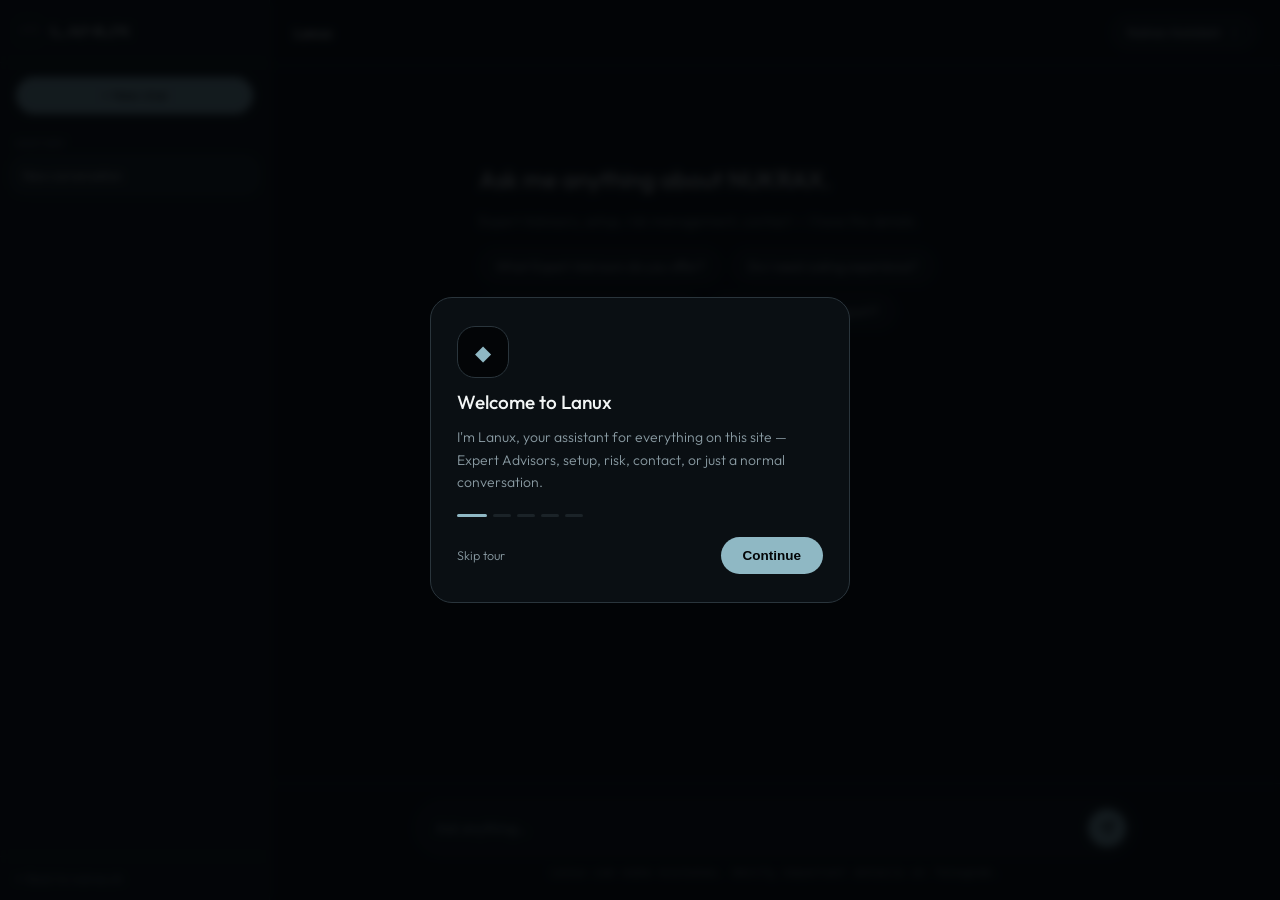
<file: chat.html>
<!DOCTYPE html>
<html lang="en">
<head>
<meta charset="UTF-8"/>
<meta name="viewport" content="width=device-width, initial-scale=1.0"/>
<title>Lanux — NUKRAX Chat</title>
<meta name="description" content="Chat with Lanux — ask about Expert Advisors, setup, risk, contact, or use it as a general assistant."/>
<link rel="icon" href="assets/logo.png" type="image/png"/>
<link rel="preconnect" href="https://fonts.googleapis.com"/>
<link rel="preconnect" href="https://fonts.gstatic.com" crossorigin/>
<link href="https://fonts.googleapis.com/css2?family=Space+Mono:wght@400;700&family=Outfit:wght@200;300;400;500;600&display=swap" rel="stylesheet"/>
<style>
@font-face{
  font-family:'NKX Display';
  src:url('assets/fonts/nukrax-display.woff2') format('woff2'),
      url('assets/fonts/nukrax-display.otf') format('opentype');
  font-weight:400; font-style:normal; font-display:swap;
}
:root{
  --black:#030507; --panel:#0A0F13; --line:#1B2328; --line-lit:#2A353C;
  --muted:#8A9BA3; --text:#D3DBDD; --white:#F2F5F5; --accent:#8FB8C4; --accent-dim:#46626B;
  --font-logo:'NKX Display','Outfit',sans-serif; --font-m:'Space Mono',monospace; --font-b:'Outfit',sans-serif;
  --ease:cubic-bezier(0.22,1,0.36,1); --ease-out:cubic-bezier(0.16,1,0.3,1);
}
*,*::before,*::after{box-sizing:border-box;margin:0;padding:0}
html,body{height:100vh; height:100dvh;}
body{
  background:var(--black); color:var(--text); font-family:var(--font-b); font-weight:300;
  overflow:hidden; -webkit-font-smoothing:antialiased;
}
a{color:inherit;text-decoration:none}
::-webkit-scrollbar{width:3px}
::-webkit-scrollbar-thumb{background:var(--line-lit);border-radius:2px}

.app{ display:flex; height:100vh; height:100dvh; }

/* ── Sidebar ── */
.sidebar{
  width:270px; flex-shrink:0; background:var(--panel); border-right:1px solid var(--line);
  display:flex; flex-direction:column; transition:transform .3s var(--ease);
}
.sidebar-head{ padding:18px 16px; border-bottom:1px solid var(--line); display:flex; align-items:center; gap:10px; }
.sidebar-close{ display:none; margin-left:auto; width:30px; height:30px; border-radius:50%; background:transparent; border:1px solid var(--line); color:var(--muted); cursor:pointer; align-items:center; justify-content:center; font-size:14px; }
.sidebar-close:hover{ color:var(--white); border-color:var(--line-lit); }
.sidebar-backdrop{ display:none; position:fixed; inset:0; background:rgba(0,0,0,0.55); z-index:99; opacity:0; pointer-events:none; transition:opacity .25s var(--ease); }
.sidebar-backdrop.open{ opacity:1; pointer-events:auto; }
.sidebar-logo-img{ width:26px; height:26px; border-radius:6px; border:1px solid var(--line); overflow:hidden; }
.sidebar-logo-img img{ width:100%; height:100%; object-fit:cover; }
.sidebar-logo-text{ font-family:var(--font-logo); font-size:14px; letter-spacing:.05em; text-transform:uppercase; color:var(--white); }
.new-chat-btn{
  margin:14px 16px 8px; padding:10px 12px; font-size:13px; font-weight:500; color:var(--black);
  background:var(--accent); border:1px solid var(--accent); border-radius:18px; cursor:pointer;
  display:flex; align-items:center; justify-content:center; gap:7px; transition:background .2s;
}
.new-chat-btn:hover{ background:var(--white); }
.history-label{ font-family:var(--font-m); font-size:9.5px; letter-spacing:.12em; text-transform:uppercase; color:var(--muted); padding:14px 16px 6px; }
.history-list{ flex:1; overflow-y:auto; padding:0 10px 10px; display:flex; flex-direction:column; gap:3px; }
.history-item{
  padding:10px 12px; border-radius:14px; cursor:pointer; font-size:12.5px; color:var(--text);
  display:flex; align-items:center; justify-content:space-between; gap:6px;
  transition:background .15s; border:1px solid transparent;
}
.history-item:hover{ background:rgba(143,184,196,0.06); }
.history-item.active{ background:rgba(143,184,196,0.09); border-color:var(--line-lit); color:var(--white); }
.history-item-title{ overflow:hidden; text-overflow:ellipsis; white-space:nowrap; flex:1; }
.history-item-del{ opacity:0; color:var(--muted); font-size:13px; flex-shrink:0; }
.history-item:hover .history-item-del{ opacity:1; }
.history-item-del:hover{ color:var(--white); }
.sidebar-foot{ padding:14px 16px; border-top:1px solid var(--line); }
.sidebar-back{ font-size:12px; color:var(--muted); display:flex; align-items:center; gap:6px; }
.sidebar-back:hover{ color:var(--white); }

/* ── Main ── */
.main{ flex:1; display:flex; flex-direction:column; min-width:0; }
.main-head{
  padding:16px 24px; border-bottom:1px solid var(--line); display:flex; align-items:center; justify-content:space-between;
  background:var(--black);
}
.main-head-left{ display:flex; align-items:center; gap:10px; }
.menu-toggle{ display:none; background:transparent; border:1px solid var(--line); color:var(--muted); width:32px; height:32px; border-radius:50%; cursor:pointer; }
.main-title{ font-size:14px; font-weight:500; color:var(--white); }
.main-mode{ font-family:var(--font-m); font-size:9.5px; letter-spacing:.1em; text-transform:uppercase; color:var(--muted); }
.mode-switch{ position:relative; }
.mode-btn{
  font-size:12.5px; color:var(--text); background:var(--panel); border:1px solid var(--line-lit);
  padding:8px 14px; border-radius:18px; cursor:pointer; display:flex; align-items:center; gap:8px;
}
.mode-btn:hover{ border-color:var(--accent); }
.mode-menu{
  position:absolute; top:100%; right:0; margin-top:6px; background:var(--panel); border:1px solid var(--line-lit);
  border-radius:16px; min-width:220px; opacity:0; transform:translateY(6px); pointer-events:none;
  transition:opacity .2s, transform .2s; z-index:20; overflow:hidden;
}
.mode-menu.open{ opacity:1; transform:translateY(0); pointer-events:auto; }
.mode-item{ padding:11px 13px; font-size:12.5px; cursor:pointer; border-bottom:1px solid var(--line); }
.mode-item:last-child{ border-bottom:none; }
.mode-item:hover{ background:rgba(143,184,196,0.07); }
.mode-item.active{ color:var(--accent); }
.mode-item-desc{ font-size:11px; color:var(--muted); margin-top:2px; }

.chat-scroll{ flex:1; overflow-y:auto; padding:26px 0 10px; position:relative; }
.chat-inner{ max-width:720px; margin:0 auto; padding:0 24px; display:flex; flex-direction:column; gap:20px; }

.msg{ max-width:80%; font-size:14.5px; line-height:1.65; animation:msgIn .32s var(--ease-out) both; }
@keyframes msgIn{ from{ opacity:0; transform:translateY(10px) scale(.98); } to{ opacity:1; transform:translateY(0) scale(1); } }
.msg-user{ align-self:flex-end; background:var(--accent); padding:12px 17px; border-radius:20px 20px 4px 20px; color:var(--black); font-weight:500; }
.msg-ai{ align-self:flex-start; }
.msg-ai-label{ font-family:var(--font-m); font-size:10px; letter-spacing:.14em; text-transform:uppercase; color:var(--accent); margin-bottom:6px; display:block; }
.chat-inner{ display:flex; }
.msg-row{ display:flex; }
.msg-row.user{ justify-content:flex-end; }

.empty-state{ max-width:640px; margin:8vh auto 0; padding:0 24px; display:flex; flex-direction:column; gap:18px; align-items:flex-start; }
.empty-title{ font-size:24px; font-weight:400; color:var(--white); font-family:var(--font-b); }
.empty-sub{ font-size:14px; color:var(--muted); max-width:480px; }
.chip-row{ display:flex; flex-wrap:wrap; gap:9px; }
.chip{ font-size:13px; color:var(--text); background:var(--panel); border:1px solid var(--line); padding:9px 16px; border-radius:22px; cursor:pointer; transition:border-color .2s,color .2s; }
.chip:hover{ border-color:var(--accent); color:var(--white); }

.typing{ display:flex; align-items:center; gap:5px; padding:11px 15px; background:rgba(143,184,196,0.06); border:1px solid rgba(143,184,196,0.14); border-radius:16px 16px 16px 4px; animation:msgIn .28s var(--ease-out) both; }
.typing span{ width:6px; height:6px; border-radius:50%; background:var(--accent); animation:bounce 1s ease-in-out infinite; }
.typing span:nth-child(2){ animation-delay:.16s; } .typing span:nth-child(3){ animation-delay:.32s; }
@keyframes bounce{ 0%,60%,100%{ transform:translateY(0) scale(1); opacity:.5; } 30%{ transform:translateY(-5px) scale(1.15); opacity:1; } }

/* ── Input ── */
.input-area{ border-top:1px solid var(--line); background:var(--black); padding:16px 24px 20px; }
.input-inner{ max-width:720px; margin:0 auto; }
.input-box{ display:flex; align-items:center; gap:10px; background:var(--panel); border:1px solid var(--line); border-radius:28px; padding:8px 8px 8px 20px; transition:border-color .2s; }
.input-box:focus-within{ border-color:var(--accent); }
.chat-textarea{ flex:1; resize:none; background:transparent; border:none; color:var(--white); font-family:var(--font-b); font-size:14px; outline:none; max-height:160px; line-height:1.5; }
.chat-textarea::placeholder{ color:var(--muted); }
.send-btn{ width:38px; height:38px; flex-shrink:0; border-radius:50%; background:var(--accent); border:none; color:var(--black); cursor:pointer; position:relative; display:flex; align-items:center; justify-content:center; transition:background .2s, transform .15s; }
.send-btn:active{ transform:scale(.88); }
.send-btn svg{ transition:opacity .15s, transform .15s; }
.send-btn.loading svg{ opacity:0; transform:scale(.6); }
.send-btn .btn-spinner{ position:absolute; inset:0; border-radius:50%; opacity:0; pointer-events:none; border:2px solid rgba(3,5,7,0.25); border-top-color:var(--black); }
.send-btn.loading .btn-spinner{ opacity:1; animation:spin .7s linear infinite; }
@keyframes spin{ to{ transform:rotate(360deg); } }
.send-btn:hover{ background:var(--white); }
.send-btn:disabled{ opacity:.4; cursor:default; }
.input-hint{ font-size:11px; color:var(--muted); margin-top:8px; text-align:center; font-family:var(--font-m); letter-spacing:.02em; }

/* ── Tutorial overlay ── */
.tutorial-overlay{
  position:fixed; inset:0; background:rgba(3,5,7,0.88); backdrop-filter:blur(4px); z-index:200;
  display:flex; align-items:center; justify-content:center; padding:20px;
}
.tut-card{
  width:100%; max-width:420px; background:var(--panel); border:1px solid var(--line-lit); border-radius:22px;
  padding:28px 26px; display:flex; flex-direction:column; gap:20px;
}
.tut-icon{ width:52px; height:52px; border-radius:18px; border:1px solid var(--line-lit); background:var(--black); display:flex; align-items:center; justify-content:center; font-size:21px; color:var(--accent); }
.tut-step-body{ display:flex; flex-direction:column; gap:12px; animation:stepIn .4s var(--ease-out); }
@keyframes stepIn{ from{ opacity:0; transform:translateY(10px);} to{ opacity:1; transform:translateY(0);} }
.tut-title{ font-size:19px; font-weight:500; color:var(--white); }
.tut-body{ font-size:14px; line-height:1.6; color:var(--muted); }
.tut-dots{ display:flex; gap:6px; }
.tut-dot{ width:18px; height:3px; border-radius:2px; background:var(--line); transition:background .3s,width .3s; }
.tut-dot.active{ background:var(--accent); width:30px; }
.tut-dot.done{ background:var(--accent-dim); }
.tut-actions{ display:flex; align-items:center; justify-content:space-between; }
.tut-skip{ font-size:12.5px; color:var(--muted); cursor:pointer; }
.tut-skip:hover{ color:var(--text); }
.tut-continue{ font-size:13.5px; font-weight:600; color:var(--black); background:var(--accent); border:none; padding:11px 22px; border-radius:20px; cursor:pointer; transition:background .2s; }
.tut-continue:hover{ background:var(--white); }

/* ── Mobile ── */
@media(max-width:820px){
  .sidebar{ position:fixed; left:0; top:0; bottom:0; z-index:100; transform:translateX(-100%); box-shadow:0 0 40px rgba(0,0,0,.5); }
  .sidebar.open{ transform:translateX(0); }
  .sidebar-close{ display:flex; }
  .sidebar-backdrop{ display:block; }
  .menu-toggle{ display:flex; align-items:center; justify-content:center; }
  .main-title{ font-size:13px; }
  .msg{ max-width:92%; }
  .empty-title{ font-size:20px; }
}
</style>
</head>
<body>
<div class="app">
  <div class="sidebar-backdrop" data-backdrop></div>
  <aside class="sidebar" data-sidebar>
    <div class="sidebar-head">
      <div class="sidebar-logo-img"><img src="assets/logo.png" alt="" onerror="this.parentElement.style.display='none'"/></div>
      <div class="sidebar-logo-text">Lanux</div>
      <button class="sidebar-close" data-sidebar-close type="button" aria-label="Close menu">✕</button>
    </div>
    <button class="new-chat-btn" data-new-chat type="button">+ New chat</button>
    <div class="history-label">History</div>
    <div class="history-list" data-history-list></div>
    <div class="sidebar-foot">
      <a href="index.html" class="sidebar-back">← Back to nukrax.sh</a>
    </div>
  </aside>

  <main class="main">
    <div class="main-head">
      <div class="main-head-left">
        <button class="menu-toggle" data-menu-toggle type="button" aria-label="Toggle history">☰</button>
        <div>
          <div class="main-title">Lanux</div>
        </div>
      </div>
      <div class="mode-switch">
        <button class="mode-btn" data-mode-btn type="button">
          <span data-mode-btn-label>Nukrax Assistant</span> <span>⋮</span>
        </button>
        <div class="mode-menu" data-mode-menu>
          <div class="mode-item" data-mode-choice="nukrax">
            <div>Nukrax Assistant</div>
            <div class="mode-item-desc">Site, EAs, setup, contact — anything NUKRAX</div>
          </div>
          <div class="mode-item" data-mode-choice="general">
            <div>General AI</div>
            <div class="mode-item-desc">A normal AI assistant, any topic</div>
          </div>
        </div>
      </div>
    </div>

    <div class="chat-scroll" data-scroll>
      <div class="chat-inner" data-chat-inner style="flex-direction:column;"></div>
    </div>

    <div class="input-area">
      <div class="input-inner">
        <div class="input-box">
          <textarea class="chat-textarea" rows="1" placeholder="Ask anything…" data-input></textarea>
          <button class="send-btn" data-send type="button" aria-label="Send">
            <svg width="16" height="16" viewBox="0 0 24 24" fill="none" stroke="currentColor" stroke-width="2" stroke-linecap="round" stroke-linejoin="round"><path d="M22 2L11 13"/><path d="M22 2l-7 20-4-9-9-4 20-7z"/></svg>
            <span class="btn-spinner"></span>
          </button>
        </div>
        <div class="input-hint">Lanux can make mistakes. Verify important details on Telegram.</div>
      </div>
    </div>
  </main>
</div>

<script type="module">
import { QUICK_PROMPTS, TUTORIAL_STEPS } from './assets/ai/ai-data.js';
import { getNukraxResponse } from './assets/ai/responder.js';
import * as History from './assets/ai/history.js';

const sidebar = document.querySelector('[data-sidebar]');
const historyList = document.querySelector('[data-history-list]');
const chatInner = document.querySelector('[data-chat-inner]');
const scrollEl = document.querySelector('[data-scroll]');
const input = document.querySelector('[data-input]');
const sendBtn = document.querySelector('[data-send]');
const modeBtn = document.querySelector('[data-mode-btn]');
const modeBtnLabel = document.querySelector('[data-mode-btn-label]');
const modeMenu = document.querySelector('[data-mode-menu]');
const menuToggle = document.querySelector('[data-menu-toggle]');
const backdrop = document.querySelector('[data-backdrop]');
const sidebarClose = document.querySelector('[data-sidebar-close]');
const newChatBtn = document.querySelector('[data-new-chat]');

let convo = History.getOrCreateActiveConversation(History.getMode());

menuToggle.addEventListener('click', () => {
  sidebar.classList.toggle('open');
  backdrop.classList.toggle('open');
});
sidebarClose.addEventListener('click', closeSidebar);
backdrop.addEventListener('click', closeSidebar);
function closeSidebar() {
  sidebar.classList.remove('open');
  backdrop.classList.remove('open');
}

function refreshModeUI() {
  const mode = History.getMode();
  const label = mode === 'nukrax' ? 'Nukrax Assistant' : 'General AI';
  modeBtnLabel.textContent = label;
  modeMenu.querySelectorAll('[data-mode-choice]').forEach(el => {
    el.classList.toggle('active', el.dataset.modeChoice === mode);
  });
}
modeBtn.addEventListener('click', (e) => { e.stopPropagation(); modeMenu.classList.toggle('open'); });
document.addEventListener('click', () => modeMenu.classList.remove('open'));
modeMenu.querySelectorAll('[data-mode-choice]').forEach(el => {
  el.addEventListener('click', () => {
    const newMode = el.dataset.modeChoice;
    if (newMode !== History.getMode()) {
      History.setMode(newMode);
      if (convo.messages.length > 0) convo = History.createConversation(newMode);
      else convo.mode = newMode;
    }
    refreshModeUI();
    modeMenu.classList.remove('open');
    renderAll();
  });
});

function renderHistory() {
  const all = History.getAllConversations();
  historyList.innerHTML = '';
  all.forEach(c => {
    const item = document.createElement('div');
    item.className = 'history-item' + (c.id === convo.id ? ' active' : '');
    item.innerHTML = `<span class="history-item-title">${escapeHtml(c.title)}</span><span class="history-item-del" data-del="${c.id}">✕</span>`;
    item.addEventListener('click', (e) => {
      if (e.target.closest('[data-del]')) return;
      History.setActiveConversationId(c.id);
      convo = History.getConversation(c.id);
      closeSidebar();
      renderAll();
    });
    historyList.appendChild(item);
  });
  historyList.querySelectorAll('[data-del]').forEach(delBtn => {
    delBtn.addEventListener('click', (e) => {
      e.stopPropagation();
      const id = delBtn.dataset.del;
      History.deleteConversation(id);
      if (id === convo.id) convo = History.getOrCreateActiveConversation(History.getMode());
      renderAll();
    });
  });
}

function escapeHtml(s) {
  const d = document.createElement('div'); d.textContent = s; return d.innerHTML;
}

function renderMessages() {
  chatInner.innerHTML = '';
  if (!convo.messages.length) {
    const mode = History.getMode();
    const prompts = QUICK_PROMPTS[mode === 'nukrax' ? 'nukrax' : 'general'];
    const empty = document.createElement('div');
    empty.className = 'empty-state';
    empty.innerHTML = `
      <div class="empty-title">Ask me anything${mode === 'nukrax' ? ' about NUKRAX' : ''}.</div>
      <div class="empty-sub">${mode === 'nukrax' ? 'Expert Advisors, setup, risk management, contact — I have the details.' : 'General assistant mode is on \u2014 ask about anything you like.'}</div>
      <div class="chip-row">${prompts.map(p => `<div class="chip" data-prompt="${escapeHtml(p)}">${p}</div>`).join('')}</div>
    `;
    empty.querySelectorAll('[data-prompt]').forEach(chip => {
      chip.addEventListener('click', () => { input.value = chip.dataset.prompt; sendMessage(); });
    });
    chatInner.appendChild(empty);
    return;
  }
  convo.messages.forEach(m => chatInner.appendChild(renderMsgRow(m)));
  scrollEl.scrollTop = scrollEl.scrollHeight;
}

function renderMsgRow(m) {
  const row = document.createElement('div');
  row.className = 'msg-row' + (m.role === 'user' ? ' user' : '');
  const msg = document.createElement('div');
  if (m.role === 'user') {
    msg.className = 'msg msg-user';
    msg.textContent = m.content;
  } else {
    msg.className = 'msg msg-ai';
    msg.innerHTML = `<span class="msg-ai-label">LANUX</span>`;
    const p = document.createElement('div');
    p.textContent = m.content;
    msg.appendChild(p);
  }
  row.appendChild(msg);
  return row;
}

function appendUserRow(text) {
  const empty = chatInner.querySelector('.empty-state');
  if (empty) empty.remove();
  const row = document.createElement('div');
  row.className = 'msg-row user';
  const msg = document.createElement('div');
  msg.className = 'msg msg-user';
  msg.textContent = text;
  row.appendChild(msg);
  chatInner.appendChild(row);
  scrollEl.scrollTop = scrollEl.scrollHeight;
}

function appendAssistantRow() {
  const row = document.createElement('div');
  row.className = 'msg-row';
  const msg = document.createElement('div');
  msg.className = 'msg msg-ai';
  msg.innerHTML = `<span class="msg-ai-label">LANUX</span>`;
  const p = document.createElement('div');
  msg.appendChild(p);
  row.appendChild(msg);
  chatInner.appendChild(row);
  return p;
}

// Letter-by-letter reveal, duration scales with length but is capped.
function typeWriter(el, text) {
  return new Promise(resolve => {
    const duration = Math.min(1800, Math.max(280, text.length * 13));
    const start = performance.now();
    function frame(now) {
      const progress = Math.min(1, (now - start) / duration);
      const chars = Math.max(1, Math.floor(progress * text.length));
      el.textContent = text.slice(0, chars);
      scrollEl.scrollTop = scrollEl.scrollHeight;
      if (progress < 1) requestAnimationFrame(frame);
      else { el.textContent = text; resolve(); }
    }
    requestAnimationFrame(frame);
  });
}

function renderAll() { refreshModeUI(); renderHistory(); renderMessages(); }

function autoGrow() { input.style.height = 'auto'; input.style.height = Math.min(input.scrollHeight, 160) + 'px'; }
input.addEventListener('input', autoGrow);
input.addEventListener('keydown', (e) => { if (e.key === 'Enter' && !e.shiftKey) { e.preventDefault(); sendMessage(); } });
sendBtn.addEventListener('click', sendMessage);

async function sendMessage() {
  const text = input.value.trim();
  if (!text) return;
  input.value = ''; autoGrow();
  convo = History.addMessage(convo.id, 'user', text);
  appendUserRow(text);

  const typingRow = document.createElement('div');
  typingRow.className = 'msg-row';
  typingRow.innerHTML = '<div class="typing"><span></span><span></span><span></span></div>';
  chatInner.appendChild(typingRow);
  scrollEl.scrollTop = scrollEl.scrollHeight;
  sendBtn.disabled = true;
  sendBtn.classList.add('loading');

  const mode = History.getMode();
  let reply;

  if (mode === 'nukrax') {
    // Fully local — no network call, no daily limit, works on any host.
    const delay = 280 + Math.random() * 220;
    await new Promise(r => setTimeout(r, delay));
    reply = getNukraxResponse(text);
  } else {
    // General AI: try the live model; gracefully fall back to the local
    // engine if the backend isn't reachable.
    try {
      const hist = convo.messages.slice(-16).map(m => ({ role: m.role, content: m.content }));
      const res = await fetch('api/chat', {
        method: 'POST', headers: { 'Content-Type': 'application/json' },
        body: JSON.stringify({ mode, messages: hist })
      });
      const data = await res.json();
      reply = data.reply || getNukraxResponse(text);
    } catch (err) {
      reply = getNukraxResponse(text);
    }
  }

  typingRow.remove();
  convo = History.addMessage(convo.id, 'assistant', reply);
  const textEl = appendAssistantRow();
  sendBtn.disabled = false;
  sendBtn.classList.remove('loading');
  await typeWriter(textEl, reply);
}

newChatBtn.addEventListener('click', () => {
  convo = History.createConversation(History.getMode());
  closeSidebar();
  renderAll();
});

// ── Tutorial (shown once, site-wide flag shared with the widget) ──
function runTutorial() {
  let step = 0;
  const overlay = document.createElement('div');
  overlay.className = 'tutorial-overlay';
  document.body.appendChild(overlay);

  function draw() {
    const s = TUTORIAL_STEPS[step];
    const isLast = step === TUTORIAL_STEPS.length - 1;
    overlay.innerHTML = `
      <div class="tut-card">
        <div class="tut-step-body" key="${step}">
          <div class="tut-icon">${s.icon}</div>
          <div class="tut-title">${s.title}</div>
          <div class="tut-body">${s.body}</div>
        </div>
        <div class="tut-dots">${TUTORIAL_STEPS.map((_, i) => `<div class="tut-dot ${i === step ? 'active' : i < step ? 'done' : ''}"></div>`).join('')}</div>
        <div class="tut-actions">
          <span class="tut-skip" data-skip>Skip tour</span>
          <button class="tut-continue" data-continue type="button">${isLast ? "Let's chat" : 'Continue'}</button>
        </div>
      </div>
    `;
    overlay.querySelector('[data-skip]').addEventListener('click', finish);
    overlay.querySelector('[data-continue]').addEventListener('click', () => {
      if (isLast) { finish(); return; }
      step++; draw();
    });
  }
  function finish() {
    History.markTutorialSeen();
    overlay.remove();
  }
  draw();
}

renderAll();
if (!History.hasTutorialBeenSeen()) runTutorial();
</script>
</body>
</html>
</file>
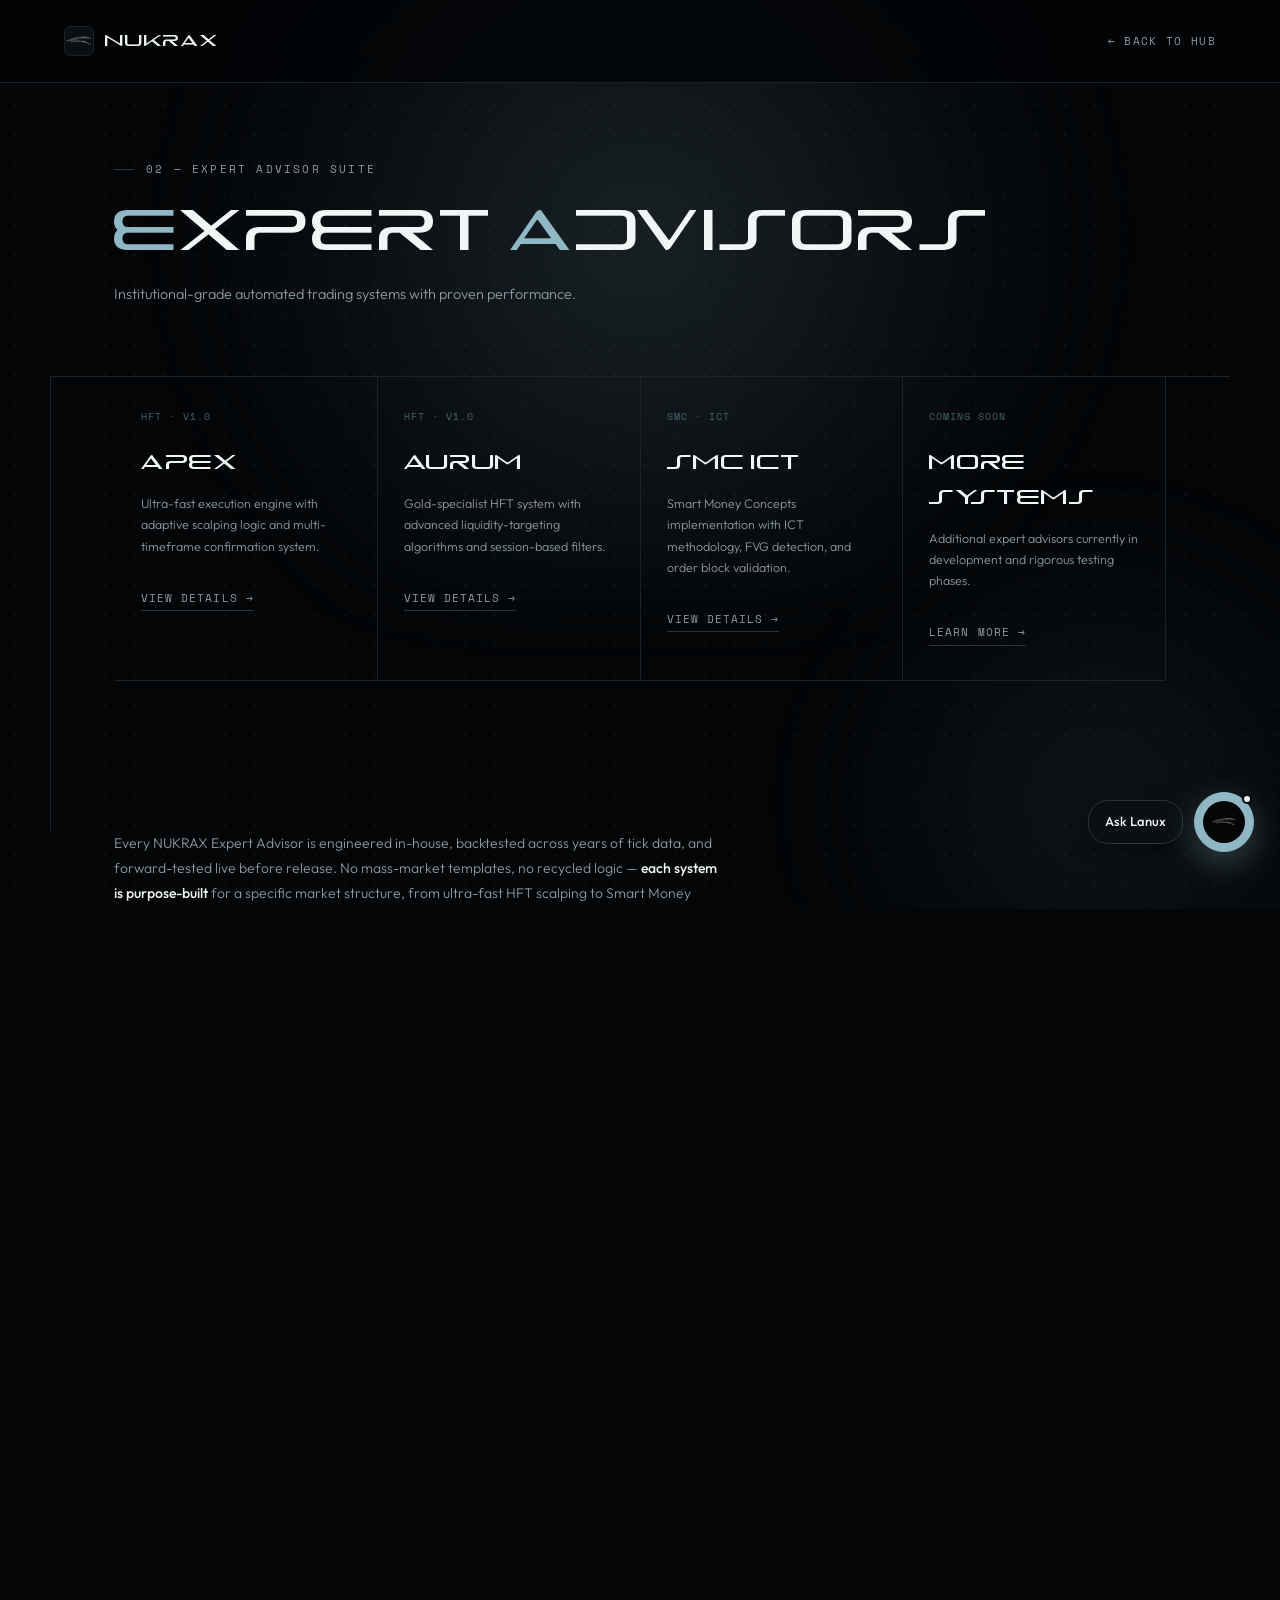
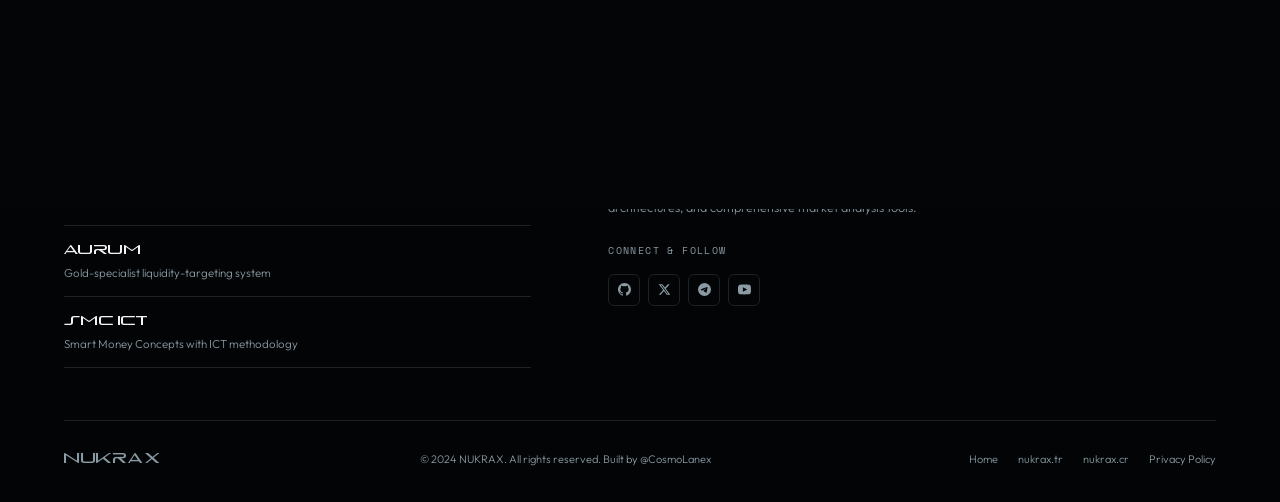
<file: ea-selection.html>
<!DOCTYPE html>
<html lang="en">
<head>
<meta charset="UTF-8"/>
<meta name="viewport" content="width=device-width, initial-scale=1.0"/>
<title>NUKRAX — Expert Advisors</title>
<meta name="description" content="Institutional-grade automated trading systems — APEX, AURUM, and SMC ICT. Built for serious market participants."/>
<link rel="preconnect" href="https://fonts.googleapis.com"/>
<link rel="preconnect" href="https://fonts.gstatic.com" crossorigin/>
<link href="https://fonts.googleapis.com/css2?family=Space+Mono:wght@400;700&family=Outfit:wght@200;300;400;500;600&display=swap" rel="stylesheet"/>
<link rel="icon" href="assets/logo.png" type="image/png"/>
<style>

/* ── Wordmark display face — matches main page, loaded from assets/fonts ── */
@font-face{
  font-family:'NKX Display';
  src:url('assets/fonts/nukrax-display.woff2') format('woff2'),
      url('assets/fonts/nukrax-display.otf') format('opentype');
  font-weight:400;
  font-style:normal;
  font-display:swap;
}

:root {
  --black:    #030507;
  --panel:    #0A0F13;
  --line:     #1B2328;
  --line-lit: #2A353C;
  --muted:    #8A9BA3;
  --text:     #D3DBDD;
  --white:    #F2F5F5;
  --accent:   #8FB8C4;
  --accent-dim: #46626B;

  --font-logo: 'NKX Display', 'Outfit', sans-serif;
  --font-m:   'Space Mono', monospace;
  --font-b:   'Outfit', sans-serif;
  --ease:     cubic-bezier(0.22,1,0.36,1);
  --ease-out: cubic-bezier(0.16,1,0.3,1);

  --container: 1180px;
  --gutter: clamp(24px, 5vw, 64px);
}

*,*::before,*::after{box-sizing:border-box;margin:0;padding:0}
html{scroll-behavior:smooth;font-size:16px}
body{
  background:var(--black);
  color:var(--text);
  font-family:var(--font-b);
  font-weight:300;
  overflow-x:hidden;
  line-height:1.65;
  -webkit-font-smoothing:antialiased;
}

::selection{background:rgba(143,184,196,0.22);color:var(--white)}
::-webkit-scrollbar{width:3px}
::-webkit-scrollbar-track{background:var(--black)}
::-webkit-scrollbar-thumb{background:var(--line-lit);border-radius:2px}

a{color:inherit;text-decoration:none}
img{max-width:100%;display:block}

/* ── Ambient background — matches the main page's hero-glow + dot-grid vibe ── */
body::before{
  content:'';
  position:fixed;inset:0;
  z-index:0;
  pointer-events:none;
  background-image:radial-gradient(rgba(143,184,196,0.07) 1px, transparent 1px);
  background-size:30px 30px;
}
.bg-glow{
  position:fixed;
  top:-120px;left:50%;
  width:min(1100px,110vw);height:min(900px,80vh);
  transform:translateX(-50%);
  background:radial-gradient(circle at center, rgba(143,184,196,0.16), rgba(143,184,196,0.05) 45%, transparent 72%);
  filter:blur(40px);
  pointer-events:none;
  z-index:0;
}
.bg-glow-2{
  position:fixed;
  bottom:-200px;right:-120px;
  width:600px;height:600px;
  background:radial-gradient(circle at center, rgba(143,184,196,0.09), transparent 70%);
  filter:blur(50px);
  pointer-events:none;
  z-index:0;
}

/* ── Page curtain ── */
#page-curtain{
  position:fixed;inset:0;z-index:9999;
  background:var(--black);
  transform:translateY(101%);
  transition:transform .5s var(--ease);
  pointer-events:none;
}
#page-curtain.active{transform:translateY(0)}

/* ── Reveal on scroll — quiet fade ── */
.reveal{opacity:0;transform:translateY(12px);transition:opacity .6s var(--ease-out),transform .6s var(--ease-out)}
.reveal.visible{opacity:1;transform:translateY(0)}
.reveal-delay-1.visible{transition-delay:.05s}
.reveal-delay-2.visible{transition-delay:.1s}
.reveal-delay-3.visible{transition-delay:.15s}
.reveal-delay-4.visible{transition-delay:.2s}

/* ══════════ NAV ══════════ */
nav{
  position:fixed;top:0;left:0;right:0;
  z-index:100;
  display:flex;align-items:center;justify-content:space-between;
  padding:26px var(--gutter);
  background:rgba(3,5,7,0.88);
  backdrop-filter:blur(16px);
  border-bottom:1px solid var(--line);
}

.nav-logo-container{display:flex;align-items:center;gap:11px}
.nav-logo-img{
  width:30px;height:30px;border-radius:7px;overflow:hidden;
  border:1px solid var(--line);
  background:var(--panel);
}
.nav-logo-img img{width:100%;height:100%;object-fit:cover}
.nav-logo{
  font-family:var(--font-logo);font-weight:400;font-size:16px;
  letter-spacing:.05em;text-transform:uppercase;color:var(--white);
}

.nav-back{
  display:flex;align-items:center;gap:8px;
  font-family:var(--font-m);font-size:11px;letter-spacing:.12em;
  text-transform:uppercase;color:var(--muted);
  transition:color .3s var(--ease);
}
.nav-back:hover{color:var(--white)}
.nav-back .arrow{transition:transform .3s var(--ease-out)}
.nav-back:hover .arrow{transform:translateX(-3px)}

/* ══════════ PAGE HEADER ══════════ */
.page-header{
  max-width:var(--container);
  margin:0 auto;
  padding:160px var(--gutter) 70px;
  position:relative;
  z-index:2;
}

.section-label{
  display:flex;align-items:center;gap:12px;
  font-family:var(--font-m);
  font-size:11px;letter-spacing:.2em;text-transform:uppercase;
  color:var(--muted);
  margin-bottom:22px;
}
.section-label::before{content:'';width:20px;height:1px;background:var(--line-lit)}

.page-title{
  font-family:var(--font-logo);
  font-weight:400;
  font-size:clamp(34px,5vw,58px);
  letter-spacing:.02em;
  color:var(--white);
  line-height:1.1;
  margin-bottom:18px;
}

.page-subtitle{
  font-size:14.5px;
  color:var(--muted);
  max-width:56ch;
  font-weight:300;
}

/* ══════════ EA GRID ══════════ */
.ea-grid{
  max-width:var(--container);
  margin:0 auto;
  padding:0 var(--gutter) 150px;
  display:grid;
  grid-template-columns:repeat(4,1fr);
  border-top:1px solid var(--line);
  border-left:1px solid var(--line);
  position:relative;
  z-index:2;
}

.ea-card{
  padding:32px 26px 34px;
  border-right:1px solid var(--line);
  border-bottom:1px solid var(--line);
  transition:background .3s var(--ease);
}
.ea-card:hover{background:rgba(143,184,196,0.03)}

.card-tag{
  font-family:var(--font-m);font-size:10px;letter-spacing:.1em;
  text-transform:uppercase;color:var(--accent-dim);
  margin-bottom:20px;display:block;
}
.card-name{
  font-family:var(--font-logo);font-weight:400;font-size:21px;letter-spacing:.03em;
  color:var(--white);margin-bottom:13px;
}
.card-desc{
  font-size:12.5px;line-height:1.7;color:var(--muted);margin-bottom:26px;
}
.card-btn{
  display:inline-flex;align-items:center;gap:6px;
  font-family:var(--font-m);font-size:10.5px;letter-spacing:.1em;
  text-transform:uppercase;color:var(--muted);
  border-bottom:1px solid var(--line-lit);
  padding-bottom:3px;
  transition:color .3s var(--ease),border-color .3s var(--ease),gap .3s var(--ease);
}
.ea-card:hover .card-btn{color:var(--accent);border-color:var(--accent-dim);gap:10px}

@media (max-width: 1000px){
  .ea-grid{grid-template-columns:repeat(2,1fr)}
}
@media (max-width: 560px){
  .ea-grid{grid-template-columns:1fr}
}

@media (max-width: 768px) {
  nav{padding:18px 24px}
  .page-header{padding:130px 24px 50px}
}
@media (max-width: 480px) {
  nav{padding:16px 18px}
  .nav-logo-img{width:26px;height:26px}
  .page-header{padding:112px 20px 40px}
}

/* ══════════ TITLE ACCENT LETTERS ══════════ */
.ea-letter{color:var(--accent)}

/* ══════════ INTRO COPY ══════════ */
.page-intro{
  max-width:var(--container);
  margin:0 auto;
  padding:0 var(--gutter) 60px;
  position:relative;
  z-index:2;
}
.page-intro p{
  font-size:14px;
  line-height:1.8;
  color:var(--muted);
  max-width:68ch;
}
.page-intro p + p{margin-top:14px}
.page-intro strong{color:var(--white);font-weight:500}

/* ══════════ STATS ══════════ */
.stats{
  max-width:var(--container);
  margin:0 auto;
  padding:0 var(--gutter) 90px;
  position:relative;
  z-index:2;
  display:grid;
  grid-template-columns:repeat(4,1fr);
  border-top:1px solid var(--line);
  border-left:1px solid var(--line);
}
.stat{
  padding:32px 24px;
  border-right:1px solid var(--line);
  border-bottom:1px solid var(--line);
  text-align:center;
}
.stat-num{
  font-family:var(--font-b);font-weight:200;font-size:clamp(26px,3vw,38px);
  color:var(--white);letter-spacing:-.01em;margin-bottom:8px;
}
.stat-label{
  font-family:var(--font-m);font-size:10px;letter-spacing:.12em;
  text-transform:uppercase;color:var(--muted);
}
@media(max-width:700px){.stats{grid-template-columns:repeat(2,1fr)}}

/* ══════════ WHY SECTION ══════════ */
.why-section{
  max-width:var(--container);
  margin:0 auto;
  padding:0 var(--gutter) 130px;
  position:relative;
  z-index:2;
}
.why-grid{
  display:grid;
  grid-template-columns:repeat(3,1fr);
  gap:1px;
  background:var(--line);
  border:1px solid var(--line);
}
.why-card{background:var(--black);padding:30px 26px}
.why-icon{color:var(--accent);font-family:var(--font-m);font-size:11px;letter-spacing:.14em;text-transform:uppercase;margin-bottom:16px;display:block}
.why-title{font-family:var(--font-b);font-weight:500;font-size:16px;color:var(--white);margin-bottom:10px}
.why-desc{font-size:12.5px;line-height:1.7;color:var(--muted)}
@media(max-width:860px){.why-grid{grid-template-columns:1fr}}

/* ══════════ FOOTER ══════════ */
footer{
  border-top:1px solid var(--line);
  padding:88px var(--gutter) 32px;
  position:relative;
  z-index:2;
  background:rgba(3,5,7,0.45);
}
.footer-content{max-width:var(--container);margin:0 auto}
.footer-grid{
  display:grid;
  grid-template-columns:1fr 1.3fr;
  gap:clamp(40px,6vw,96px);
  padding-bottom:52px;
}
.footer-column h3{
  font-family:var(--font-m);font-size:10.5px;letter-spacing:.16em;
  color:var(--muted);margin-bottom:22px;font-weight:400;
}
.footer-ea-list{display:flex;flex-direction:column}
.footer-ea-item{
  display:block;padding:13px 0;border-bottom:1px solid var(--line);
  transition:padding-left .3s var(--ease);
}
.footer-ea-item:first-child{border-top:1px solid var(--line)}
.footer-ea-item:hover{padding-left:8px}
.footer-ea-name{font-family:var(--font-logo);font-size:13.5px;font-weight:400;letter-spacing:.03em;color:var(--white);margin-bottom:3px}
.footer-ea-desc{font-size:11.5px;color:var(--muted)}
.footer-info{font-size:12.5px;color:var(--muted);line-height:1.75;margin-bottom:24px;max-width:56ch}
.footer-info strong{color:var(--white);font-weight:500}
.footer-social-title{font-family:var(--font-m);font-size:10px;letter-spacing:.14em;text-transform:uppercase;color:var(--muted);margin-bottom:14px}
.footer-social-links{display:flex;flex-wrap:wrap;gap:8px}
.social-icon{
  width:32px;height:32px;border-radius:6px;
  display:flex;align-items:center;justify-content:center;
  border:1px solid var(--line);
  transition:border-color .3s var(--ease),background .3s var(--ease);
}
.social-icon svg{width:13px;height:13px;fill:var(--muted);transition:fill .3s var(--ease)}
.social-icon:hover{border-color:var(--accent-dim);background:rgba(143,184,196,0.05)}
.social-icon:hover svg{fill:var(--white)}
.footer-bottom{
  display:flex;justify-content:space-between;align-items:center;
  flex-wrap:wrap;gap:16px;
  padding-top:26px;
  border-top:1px solid var(--line);
}
.footer-logo{font-family:var(--font-logo);font-weight:400;font-size:14px;letter-spacing:.05em;color:var(--muted)}
.footer-copy{font-size:11px;color:var(--muted)}
.footer-links{display:flex;gap:20px;flex-wrap:wrap}
.footer-links a{font-size:11px;color:var(--muted);transition:color .3s var(--ease)}
.footer-links a:hover{color:var(--white)}
@media(max-width:760px){
  .footer-grid{grid-template-columns:1fr}
  .footer-bottom{flex-direction:column;align-items:flex-start}
}
@media (max-width: 1000px){
  .stats{grid-template-columns:repeat(2,1fr)}
}
</style>
</head>
<body>

<!-- PAGE CURTAIN -->
<div id="page-curtain"></div>

<div class="bg-glow"></div>
<div class="bg-glow-2"></div>

<nav>
  <div class="nav-logo-container">
    <a href="index.html" class="nav-logo-img"><img src="assets/logo.png" alt="NUKRAX Logo"></a>
    <a href="index.html" class="nav-logo">nukrax</a>
  </div>
  <a href="index.html" class="nav-back"><span class="arrow">←</span> Back to Hub</a>
</nav>

<div class="page-header">
  <div class="section-label reveal">02 — Expert Advisor Suite</div>
  <h1 class="page-title reveal"><span class="ea-letter">E</span>xpert <span class="ea-letter">A</span>dvisors</h1>
  <p class="page-subtitle reveal">Institutional-grade automated trading systems with proven performance.</p>
</div>

<div class="ea-grid">
  <a href="ea/apex.html" class="ea-card reveal reveal-delay-1">
    <span class="card-tag">HFT · v1.0</span>
    <div class="card-name">APEX</div>
    <div class="card-desc">Ultra-fast execution engine with adaptive scalping logic and multi-timeframe confirmation system.</div>
    <span class="card-btn">View Details →</span>
  </a>
  <a href="ea/aurum.html" class="ea-card reveal reveal-delay-2">
    <span class="card-tag">HFT · v1.0</span>
    <div class="card-name">AURUM</div>
    <div class="card-desc">Gold-specialist HFT system with advanced liquidity-targeting algorithms and session-based filters.</div>
    <span class="card-btn">View Details →</span>
  </a>
  <a href="ea/smc-ict.html" class="ea-card reveal reveal-delay-3">
    <span class="card-tag">SMC · ICT</span>
    <div class="card-name">SMC ICT</div>
    <div class="card-desc">Smart Money Concepts implementation with ICT methodology, FVG detection, and order block validation.</div>
    <span class="card-btn">View Details →</span>
  </a>
  <a href="ea/404.html" class="ea-card reveal reveal-delay-4">
    <span class="card-tag">Coming Soon</span>
    <div class="card-name">MORE SYSTEMS</div>
    <div class="card-desc">Additional expert advisors currently in development and rigorous testing phases.</div>
    <span class="card-btn">Learn More →</span>
  </a>
</div>

<div class="page-intro">
  <p class="reveal">Every NUKRAX Expert Advisor is engineered in-house, backtested across years of tick data, and forward-tested live before release. No mass-market templates, no recycled logic — <strong>each system is purpose-built</strong> for a specific market structure, from ultra-fast HFT scalping to Smart Money Concepts and ICT-based execution.</p>
  <p class="reveal">All EAs run natively on <strong>MetaTrader 5</strong>, ship with configurable risk engines, and are designed to survive prop-firm rule sets without sacrificing edge.</p>
</div>

<div class="stats">
  <div class="stat reveal reveal-delay-1">
    <div class="stat-num" data-count-target="3">0</div>
    <div class="stat-label">Expert Advisors</div>
  </div>
  <div class="stat reveal reveal-delay-2">
    <div class="stat-num" data-count-target="4">0</div>
    <div class="stat-label">Pairs Covered</div>
  </div>
  <div class="stat reveal reveal-delay-3">
    <div class="stat-num">24/7</div>
    <div class="stat-label">Automated Execution</div>
  </div>
  <div class="stat reveal reveal-delay-4">
    <div class="stat-num">MT5</div>
    <div class="stat-label">Native Platform</div>
  </div>
</div>

<div class="why-section">
  <div class="why-grid">
    <div class="why-card reveal reveal-delay-1">
      <span class="why-icon">01 — Built In-House</span>
      <div class="why-title">No Templates</div>
      <div class="why-desc">Every EA is written from scratch — original entry models, exit logic, and risk engines, not recycled marketplace code.</div>
    </div>
    <div class="why-card reveal reveal-delay-2">
      <span class="why-icon">02 — Rigorously Tested</span>
      <div class="why-title">Backtested &amp; Forward-Tested</div>
      <div class="why-desc">Years of tick-level backtesting followed by live forward-testing before any system is released.</div>
    </div>
    <div class="why-card reveal reveal-delay-3">
      <span class="why-icon">03 — Prop-Firm Safe</span>
      <div class="why-title">Rule-Compliant Risk</div>
      <div class="why-desc">Configurable risk engines built to respect drawdown limits and daily loss rules across major prop-firm frameworks.</div>
    </div>
  </div>
</div>

<footer class="reveal reveal-delay-1">
  <div class="footer-content">
    <div class="footer-grid">
      <div class="footer-column">
        <h3>EXPERT ADVISORS</h3>
        <div class="footer-ea-list">
          <a href="ea/apex.html" class="footer-ea-item">
            <div class="footer-ea-name">APEX</div>
            <div class="footer-ea-desc">Ultra-fast execution with adaptive scalping logic</div>
          </a>
          <a href="ea/aurum.html" class="footer-ea-item">
            <div class="footer-ea-name">AURUM</div>
            <div class="footer-ea-desc">Gold-specialist liquidity-targeting system</div>
          </a>
          <a href="ea/smc-ict.html" class="footer-ea-item">
            <div class="footer-ea-name">SMC ICT</div>
            <div class="footer-ea-desc">Smart Money Concepts with ICT methodology</div>
          </a>
        </div>
      </div>

      <div class="footer-column">
        <h3>ABOUT THE CREATOR</h3>
        <p class="footer-info">
          Built by <strong>@CosmoLanex</strong> / <strong>@nukrax</strong> — a professional trading systems developer specializing in institutional-grade algorithmic strategies, high-frequency trading architectures, and comprehensive market analysis tools.
        </p>
        <div class="footer-social-title">Connect &amp; Follow</div>
        <div class="footer-social-links">
          <a href="https://github.com/CosmoLanex" class="social-icon" target="_blank" rel="noopener noreferrer" title="GitHub">
            <svg viewBox="0 0 24 24"><path d="M12 0c-6.626 0-12 5.373-12 12 0 5.302 3.438 9.8 8.207 11.387.599.111.793-.261.793-.577v-2.234c-3.338.726-4.033-1.416-4.033-1.416-.546-1.387-1.333-1.756-1.333-1.756-1.089-.745.083-.729.083-.729 1.205.084 1.839 1.237 1.839 1.237 1.07 1.834 2.807 1.304 3.492.997.107-.775.418-1.305.762-1.604-2.665-.305-5.467-1.334-5.467-5.931 0-1.311.469-2.381 1.236-3.221-.124-.303-.535-1.524.117-3.176 0 0 1.008-.322 3.301 1.23.957-.266 1.983-.399 3.003-.404 1.02.005 2.047.138 3.006.404 2.291-1.552 3.297-1.23 3.297-1.23.653 1.653.242 2.874.118 3.176.77.84 1.235 1.911 1.235 3.221 0 4.609-2.807 5.624-5.479 5.921.43.372.823 1.102.823 2.222v3.293c0 .319.192.694.801.576 4.765-1.589 8.199-6.086 8.199-11.386 0-6.627-5.373-12-12-12z"/></svg>
          </a>
          <a href="https://x.com/CosmoLanex" class="social-icon" target="_blank" rel="noopener noreferrer" title="X/Twitter">
            <svg viewBox="0 0 24 24"><path d="M18.244 2.25h3.308l-7.227 8.26 8.502 11.24H16.17l-5.214-6.817L4.99 21.75H1.68l7.73-8.835L1.254 2.25H8.08l4.713 6.231zm-1.161 17.52h1.833L7.084 4.126H5.117z"/></svg>
          </a>
          <a href="https://t.me/CosmoLanex" class="social-icon" target="_blank" rel="noopener noreferrer" title="Telegram">
            <svg viewBox="0 0 24 24"><path d="M11.944 0A12 12 0 0 0 0 12a12 12 0 0 0 12 12 12 12 0 0 0 12-12A12 12 0 0 0 12 0a12 12 0 0 0-.056 0zm4.962 7.224c.1-.002.321.023.465.14a.506.506 0 0 1 .171.325c.016.093.036.306.02.472-.18 1.898-.962 6.502-1.36 8.627-.168.9-.499 1.201-.82 1.23-.696.065-1.225-.46-1.9-.902-1.056-.693-1.653-1.124-2.678-1.8-1.185-.78-.417-1.21.258-1.91.177-.184 3.247-2.977 3.307-3.23.007-.032.014-.15-.056-.212s-.174-.041-.249-.024c-.106.024-1.793 1.14-5.061 3.345-.48.33-.913.49-1.302.48-.428-.008-1.252-.241-1.865-.44-.752-.245-1.349-.374-1.297-.789.027-.216.325-.437.893-.663 3.498-1.524 5.83-2.529 6.998-3.014 3.332-1.386 4.025-1.627 4.476-1.635z"/></svg>
          </a>
          <a href="https://www.youtube.com/@CosmoLanex" class="social-icon" target="_blank" rel="noopener noreferrer" title="YouTube">
            <svg viewBox="0 0 24 24"><path d="M19.615 3.184c-3.604-.246-11.631-.245-15.23 0-3.897.266-4.356 2.62-4.385 8.816.029 6.185.484 8.549 4.385 8.816 3.6.245 11.626.246 15.23 0 3.897-.266 4.356-2.62 4.385-8.816-.029-6.185-.484-8.549-4.385-8.816zm-10.615 12.816v-8l8 3.993-8 4.007z"/></svg>
          </a>
        </div>
      </div>
    </div>

    <div class="footer-bottom">
      <a href="index.html" class="footer-logo">NUKRAX</a>
      <div class="footer-copy">© 2024 NUKRAX. All rights reserved. Built by @CosmoLanex</div>
      <div class="footer-links">
        <a href="index.html">Home</a>
        <a href="redirect.html?dest=tr">nukrax.tr</a>
        <a href="nukrax-cr.html">nukrax.cr</a>
        <a href="p.html" target="_blank">Privacy Policy</a>
      </div>
    </div>
  </div>
</footer>

<script>
/* ── PAGE TRANSITIONS ── */
const curtain=document.getElementById('page-curtain');

document.querySelectorAll('a[href]:not([href^="#"]):not([target="_blank"])').forEach(a=>{
  a.addEventListener('click',function(e){
    const href=this.getAttribute('href');
    if(!href||href.startsWith('http')||href.startsWith('mailto')) return;
    e.preventDefault();
    curtain.classList.add('active');
    setTimeout(()=>{
      sessionStorage.setItem('nukrax_from_ea_selection', 'true');
      window.location.href=href;
    },500);
  });
});

// Handle back button - remove curtain immediately if arriving via history
if(sessionStorage.getItem('nukrax_from_ea_selection')) {
  sessionStorage.removeItem('nukrax_from_ea_selection');
  curtain.classList.remove('active');
}
window.addEventListener('pageshow', function(event) {
  if (event.persisted || (window.performance && window.performance.navigation.type === 2)) {
    curtain.classList.remove('active');
  }
});

/* ── REVEAL ON SCROLL ── */
const reveals=document.querySelectorAll('.reveal');
const io=new IntersectionObserver(entries=>{
  entries.forEach(entry=>{
    if(entry.isIntersecting) entry.target.classList.add('visible');
  });
},{threshold:0.1});
reveals.forEach(el=>io.observe(el));

/* ── NUMBER COUNT-UP ── */
(function(){
  const REDUCE_MOTION = window.matchMedia('(prefers-reduced-motion: reduce)').matches;
  const nums = document.querySelectorAll('[data-count-target]');
  if(!nums.length) return;
  function animateCount(el, target){
    if(REDUCE_MOTION){ el.textContent = target; return; }
    const duration = 1200;
    const start = performance.now();
    function tick(now){
      const p = Math.min(1, (now - start) / duration);
      const eased = 1 - Math.pow(1 - p, 3);
      el.textContent = Math.round(eased * target);
      if(p < 1) requestAnimationFrame(tick);
      else el.textContent = target;
    }
    requestAnimationFrame(tick);
  }
  const countIO = new IntersectionObserver(entries=>{
    entries.forEach(entry=>{
      const el = entry.target;
      const target = parseFloat(el.dataset.countTarget);
      if(entry.isIntersecting){
        animateCount(el, target);
      } else if(entry.boundingClientRect.top > 0){
        el.textContent = 0;
      }
    });
  }, { threshold:0.5 });
  nums.forEach(el=>countIO.observe(el));
})();
</script>

<script type="module" src="assets/ai/widget.js"></script>
</body>
</html>
</file>
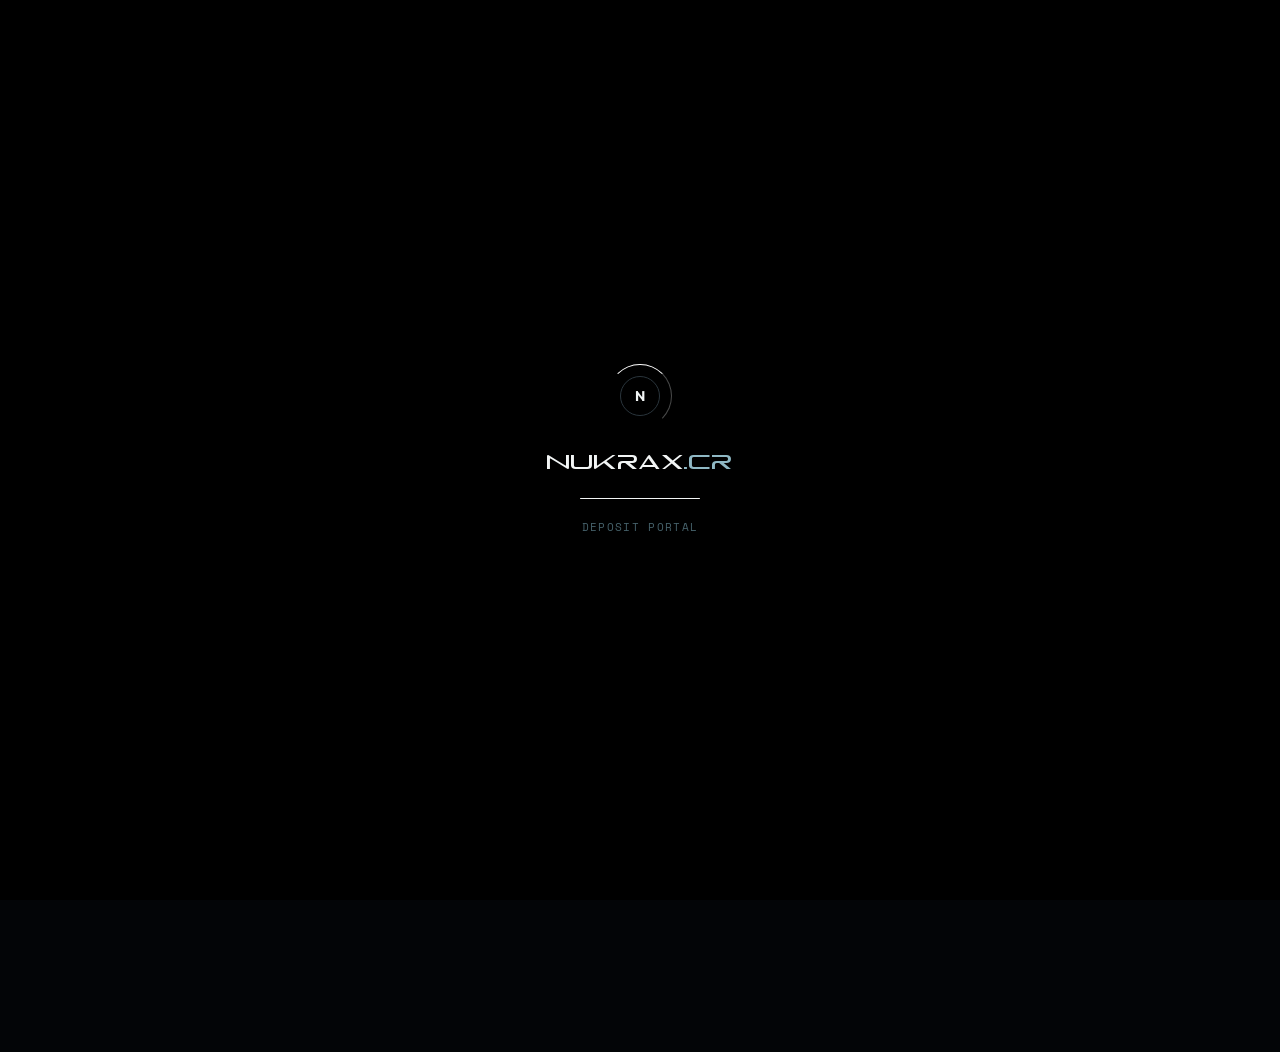
<file: nukrax-cr.html>
<!DOCTYPE html>
<html lang="en">
<head>
<meta charset="UTF-8">
<meta name="viewport" content="width=device-width, initial-scale=1.0">
<title>nukrax.cr — Deposit</title>
<link rel="preconnect" href="https://fonts.googleapis.com">
<link href="https://fonts.googleapis.com/css2?family=Space+Mono:wght@400;700&family=Outfit:wght@200;300;400;500;600;700&display=swap" rel="stylesheet">
<link rel="icon" href="assets/logo.png" type="image/png"/>
<style>
:root {
  --bg:       #030507;
  --layer1:   #0A0F13;
  --layer2:   #0E141A;
  --layer3:   #131A21;
  --layer4:   #1B2328;
  --border:   #1B2328;
  --border2:  #2A353C;
  --mid:      #46626B;
  --secondary:#8A9BA3;
  --accent:   #8FB8C4;
  --text:     #D3DBDD;
  --white:    #F2F5F5;
  --warn:     #D9667A;
  --warn-bg:  rgba(217,102,122,0.08);
  --glass:    rgba(242,245,245,0.03);
  --glass2:   rgba(242,245,245,0.06);
  --radius:   6px;
  --radius-sm:4px;
  --shadow:   0 4px 24px rgba(0,0,0,0.5);
  --shadow-lg:0 8px 48px rgba(0,0,0,0.7);
}

/* Wordmark display face — matches main page, loaded from assets/fonts */
@font-face{
  font-family:'NKX Display';
  src:url('assets/fonts/nukrax-display.woff2') format('woff2'),
      url('assets/fonts/nukrax-display.otf') format('opentype');
  font-weight:400;
  font-style:normal;
  font-display:swap;
}

*, *::before, *::after { box-sizing: border-box; margin: 0; padding: 0; }
html { scroll-behavior: smooth; }

body {
  background: var(--bg);
  color: var(--white);
  font-family: 'Outfit', sans-serif;
  font-size: 15px;
  line-height: 1.5;
  overflow-x: hidden;
  min-height: 100vh;
}

/* ── CANVAS ── */
#bgCanvas {
  position: fixed; inset: 0;
  pointer-events: none; z-index: 0;
  opacity: 0.35;
}

/* ── PRELOADER ── */
#preloader {
  position: fixed; inset: 0; z-index: 9999;
  background: #000;
  display: flex; flex-direction: column;
  align-items: center; justify-content: center; gap: 20px;
  transition: opacity 0.5s ease, visibility 0.5s;
}
#preloader.out { opacity: 0; visibility: hidden; }

.pre-ring {
  width: 64px; height: 64px; position: relative;
  display: flex; align-items: center; justify-content: center;
}
.pre-ring::before {
  content: '';
  position: absolute; inset: 0;
  border: 1.5px solid transparent;
  border-top-color: #fff;
  border-right-color: rgba(242,245,245,0.3);
  border-radius: 50%;
  animation: spin 0.8s linear infinite;
}
@keyframes spin { to { transform: rotate(360deg); } }
.pre-ring-inner {
  width: 40px; height: 40px;
  border: 1px solid var(--border2);
  border-radius: 50%;
  display: flex; align-items: center; justify-content: center;
  font-family: 'Outfit', sans-serif;
  font-size: 14px; font-weight: 700; color: var(--white);
}
.pre-name {
  font-family: 'NKX Display', 'Outfit', sans-serif;
  font-size: 20px; font-weight: 400;
  color: var(--white); letter-spacing: 0.02em;
}
.pre-name span { color: var(--accent); }
.pre-sub {
  font-size: 11px; color: var(--mid);
  letter-spacing: 0.12em; text-transform: uppercase;
  font-family: 'Space Mono', monospace;
}
.pre-track {
  width: 120px; height: 1px; background: var(--layer4);
  border-radius: 1px; overflow: hidden;
}
.pre-fill {
  height: 100%; background: var(--white);
  animation: load 2s ease forwards;
}
@keyframes load { 0%{width:0} 100%{width:100%} }

/* ── LAYOUT ── */
#app { position: relative; z-index: 1; opacity: 0; transform: translateY(12px); transition: opacity 0.6s ease, transform 0.6s ease; }
#app.show { opacity: 1; transform: none; }

/* ── NAV ── */
nav {
  position: sticky; top: 0; z-index: 100;
  background: rgba(0,0,0,0.7);
  backdrop-filter: blur(24px) saturate(180%);
  -webkit-backdrop-filter: blur(24px);
  border-bottom: 1px solid var(--border);
  height: 60px;
  display: flex; align-items: center;
  padding: 0 clamp(16px,4vw,40px);
  justify-content: space-between; gap: 16px;
}

.nav-logo {
  display: flex; align-items: center; gap: 10px;
  text-decoration: none;
}
.nav-logo-mark {
  width: 32px; height: 32px;
  background: var(--layer3);
  border: 1px solid var(--border2);
  border-radius: 8px;
  display: flex; align-items: center; justify-content: center;
  font-family: 'Outfit', sans-serif;
  font-size: 13px; font-weight: 700; color: var(--white);
  overflow: hidden; position: relative;
}
.nav-logo-mark img { width:100%;height:100%;object-fit:cover;display:none; }
.nav-logo-mark img.ok { display:block; }
.nav-logo-mark span.fb { display:block; }
.nav-brand {
  font-family: 'NKX Display', 'Outfit', sans-serif;
  font-size: 18px; font-weight: 400; color: var(--white);
  letter-spacing: 0.02em;
}
.nav-brand em { color: var(--accent); font-style: normal; }

.nav-pill {
  display: flex; align-items: center; gap: 6px;
  background: var(--layer3);
  border: 1px solid var(--border);
  border-radius: 40px;
  padding: 5px 12px 5px 8px;
  font-size: 11px; color: var(--text);
  font-family: 'Space Mono', monospace;
  letter-spacing: 0.05em;
  white-space: nowrap;
}
.nav-pill .dot {
  width: 6px; height: 6px; border-radius: 50%;
  background: #3ecf8e;
  box-shadow: 0 0 6px #3ecf8e;
}

/* ── MAIN ── */
main {
  max-width: 900px;
  margin: 0 auto;
  padding: clamp(28px,5vw,60px) clamp(16px,4vw,32px);
}

/* ── HERO ── */
.hero {
  text-align: center;
  margin-bottom: clamp(36px,5vw,56px);
  animation: riseIn 0.7s ease 0.2s both;
}
@keyframes riseIn {
  from { opacity:0; transform: translateY(20px); }
  to   { opacity:1; transform: none; }
}
.hero-sup {
  display: inline-flex; align-items: center; gap: 8px;
  background: var(--layer3); border: 1px solid var(--border2);
  border-radius: 40px; padding: 5px 14px;
  font-size: 11px; color: var(--secondary);
  font-family: 'Space Mono', monospace;
  letter-spacing: 0.1em; text-transform: uppercase;
  margin-bottom: 20px;
}
.hero-sup .dot2 { width:5px;height:5px;border-radius:50%;background:var(--mid); }
.hero h1 {
  font-family: 'Outfit', sans-serif;
  font-size: clamp(28px,5vw,46px);
  font-weight: 700; line-height: 1.1;
  color: var(--white);
  letter-spacing: -0.03em;
  margin-bottom: 14px;
}
.hero h1 span { color: var(--secondary); }
.hero p {
  font-size: 15px; color: var(--secondary);
  max-width: 420px; margin: 0 auto;
  line-height: 1.6; font-weight: 400;
}

/* ── SECTION LABEL ── */
.sec-label {
  font-size: 11px; font-family: 'Space Mono', monospace;
  color: var(--mid); letter-spacing: 0.12em;
  text-transform: uppercase; margin-bottom: 14px;
  display: flex; align-items: center; gap: 10px;
}
.sec-label::after { content:''; flex:1; height:1px; background:var(--border); }

/* ── CRYPTO GRID ── */
.crypto-grid {
  display: grid;
  grid-template-columns: repeat(auto-fill, minmax(130px, 1fr));
  gap: 10px;
  margin-bottom: 36px;
  animation: riseIn 0.7s ease 0.35s both;
}

.cc {
  background: var(--layer2);
  border: 1px solid var(--border);
  border-radius: var(--radius);
  padding: 18px 12px 16px;
  cursor: pointer;
  text-align: center;
  transition: border-color 0.2s, background 0.2s, transform 0.2s, box-shadow 0.2s;
  user-select: none;
  position: relative;
  overflow: hidden;
}
.cc::before {
  content: '';
  position: absolute; inset: 0;
  background: linear-gradient(135deg, rgba(242,245,245,0.04), transparent);
  opacity: 0; transition: opacity 0.2s;
  border-radius: inherit;
}
.cc:hover { border-color: var(--border2); background: var(--layer3); transform: translateY(-2px); box-shadow: var(--shadow); }
.cc:hover::before { opacity: 1; }
.cc:active { transform: translateY(0) scale(0.97); }
.cc.active {
  border-color: rgba(242,245,245,0.25);
  background: var(--layer3);
  box-shadow: 0 0 0 1px rgba(242,245,245,0.12), var(--shadow);
}
.cc.active::before { opacity: 1; }

.cc-icon {
  width: 42px; height: 42px; border-radius: 50%;
  background: var(--layer4);
  border: 1px solid var(--border2);
  display: flex; align-items: center; justify-content: center;
  margin: 0 auto 10px;
  font-size: 17px; font-weight: 700; color: var(--white);
  font-family: 'Space Mono', monospace;
  transition: border-color 0.2s;
}
.cc.active .cc-icon { border-color: rgba(242,245,245,0.3); }
.cc-name {
  font-family: 'Outfit', sans-serif;
  font-size: 12px; font-weight: 600;
  color: var(--text); letter-spacing: -0.01em;
  transition: color 0.2s;
}
.cc.active .cc-name { color: var(--white); }
.cc-ticker {
  font-family: 'Space Mono', monospace;
  font-size: 9px; color: var(--accent);
  margin-top: 2px; letter-spacing: 0.05em;
}

/* ── NETWORK PANEL ── */
#net-section { margin-bottom: 32px; animation: riseIn 0.4s ease both; }

.net-grid {
  display: grid;
  grid-template-columns: repeat(auto-fill, minmax(240px,1fr));
  gap: 8px;
}

.nc {
  background: var(--layer2);
  border: 1px solid var(--border);
  border-radius: var(--radius-sm);
  padding: 13px 16px;
  cursor: pointer;
  display: flex; align-items: center; gap: 12px;
  transition: all 0.18s ease;
  position: relative; overflow: hidden;
}
.nc::after {
  content: '';
  position: absolute; left:0; top:0; bottom:0; width:2px;
  background: var(--white); opacity: 0;
  transition: opacity 0.18s; border-radius: 2px 0 0 2px;
}
.nc:hover { border-color: var(--border2); background: var(--layer3); transform: translateX(2px); }
.nc.active { border-color: rgba(242,245,245,0.2); background: var(--layer3); }
.nc.active::after { opacity: 1; }
.nc:active { transform: scale(0.98); }

.nc-dot {
  width: 7px; height: 7px; border-radius: 50%;
  background: var(--mid); flex-shrink: 0;
  transition: background 0.18s;
}
.nc.active .nc-dot, .nc:hover .nc-dot { background: var(--white); }

.nc-info { flex: 1; min-width: 0; }
.nc-name {
  font-family: 'Outfit', sans-serif;
  font-size: 12px; font-weight: 500; color: var(--text);
  white-space: nowrap; overflow: hidden; text-overflow: ellipsis;
  transition: color 0.18s;
}
.nc.active .nc-name { color: var(--white); }
.nc-badge {
  font-family: 'Space Mono', monospace;
  font-size: 9px; color: var(--mid); letter-spacing: 0.06em;
  margin-top: 1px;
}

.tag-best {
  font-family: 'Space Mono', monospace; font-size: 8px;
  padding: 2px 7px; border-radius: 20px;
  background: rgba(242,245,245,0.06);
  border: 1px solid rgba(242,245,245,0.12);
  color: var(--white); letter-spacing: 0.08em;
  text-transform: uppercase; flex-shrink: 0;
}
.tag-sug {
  font-family: 'Space Mono', monospace; font-size: 8px;
  padding: 2px 7px; border-radius: 20px;
  background: transparent;
  border: 1px solid var(--border2);
  color: var(--secondary); letter-spacing: 0.08em;
  text-transform: uppercase; flex-shrink: 0;
}

/* ── HIDDEN ── */
.hidden { display: none !important; }

/* ── TOAST ── */
#toast {
  position: fixed; bottom: 24px; left: 50%;
  transform: translateX(-50%) translateY(16px);
  background: var(--layer3); border: 1px solid var(--border2);
  backdrop-filter: blur(16px);
  border-radius: 40px; padding: 9px 20px;
  font-family: 'Space Mono', monospace;
  font-size: 11px; color: var(--white);
  letter-spacing: 0.1em; text-transform: uppercase;
  z-index: 9000;
  transition: transform 0.25s ease, opacity 0.25s ease;
  opacity: 0; white-space: nowrap;
  box-shadow: var(--shadow);
}
#toast.show { transform: translateX(-50%) translateY(0); opacity: 1; }

/* ── FOOTER ── */
footer {
  border-top: 1px solid var(--border);
  padding: clamp(32px,5vw,56px) clamp(16px,4vw,40px);
}
.footer-inner {
  max-width: 900px; margin: 0 auto;
  display: grid; grid-template-columns: repeat(auto-fit, minmax(200px,1fr));
  gap: 32px 40px;
}
.footer-col h3 {
  font-family: 'Outfit', sans-serif;
  font-size: 12px; font-weight: 600;
  color: var(--text); letter-spacing: 0.04em;
  margin-bottom: 10px; text-transform: uppercase;
}
.footer-col p { font-size: 13px; color: var(--mid); line-height: 1.65; }
.footer-col p strong { color: var(--secondary); font-weight: 500; }
.footer-bottom {
  max-width: 900px; margin: 28px auto 0;
  padding-top: 20px; border-top: 1px solid var(--border);
  display: flex; align-items: center; justify-content: space-between; flex-wrap: wrap; gap: 8px;
}
.footer-bottom-l { font-family: 'Outfit', sans-serif; font-size: 12px; color: var(--mid); }
.footer-bottom-r { font-family: 'Space Mono', monospace; font-size: 9px; color: var(--border2); letter-spacing: 0.1em; text-transform: uppercase; }

/* ── RESPONSIVE ── */
@media (max-width: 480px) {
  .crypto-grid { grid-template-columns: repeat(3,1fr); gap: 8px; }
  .cc { padding: 14px 8px 12px; }
  .cc-icon { width: 36px; height: 36px; font-size: 14px; }
  .net-grid { grid-template-columns: 1fr; }
  nav .nav-pill { display: none; }
}
@media (max-width: 340px) { .crypto-grid { grid-template-columns: repeat(2,1fr); } }
</style>
</head>
<body>

<canvas id="bgCanvas"></canvas>

<div id="preloader">
  <div class="pre-ring">
    <div class="pre-ring-inner">
      <img src="assets/logo.png" id="preLogo" style="width:100%;height:100%;object-fit:cover;display:none;border-radius:50%">
      <span id="preFb">N</span>
    </div>
  </div>
  <div class="pre-name">nukrax<span>.cr</span></div>
  <div class="pre-track"><div class="pre-fill"></div></div>
  <div class="pre-sub">deposit portal</div>
</div>

<div id="toast"></div>

<div id="app">
  <nav>
    <a href="nukrax-cr.html" class="nav-logo">
      <div class="nav-logo-mark">
        <img src="assets/logo.png" id="navLogo" alt="N">
        <span class="fb" id="navFb">N</span>
      </div>
      <span class="nav-brand">nukrax<em>.cr</em></span>
    </a>
    <div class="nav-pill"><span class="dot"></span>Deposit Only</div>
  </nav>

  <main>
    <div class="hero">
      <div class="hero-sup"><span class="dot2"></span>Secure · Non-custodial · Read-only</div>
      <h1>Deposit <span>Crypto</span><br>With Precision</h1>
      <p>Select an asset and network to instantly receive your verified deposit address.</p>
    </div>

    <div class="sec-label">Select Asset</div>
    <div class="crypto-grid" id="cryptoGrid"></div>

    <div id="net-section" class="hidden">
      <div class="sec-label" id="netLabel">Select Network</div>
      <div class="net-grid" id="netGrid"></div>
    </div>
  </main>

  <footer>
    <div class="footer-inner">
      <div class="footer-col">
        <h3>About</h3>
        <p>nukrax.cr is a <strong>deposit-only</strong> crypto portal. View addresses, copy, and send — nothing else. No withdrawals, no trading, no account required.</p>
      </div>
      <div class="footer-col">
        <h3>Creator</h3>
        <p>Built around the <strong>XRP</strong> ecosystem and the <strong>nukrax</strong> project — minimal crypto infrastructure, maximum clarity.</p>
      </div>
      <div class="footer-col">
        <h3>Assets</h3>
        <p>XRP · SOL · USDT · USDC · BTC · ETH · MATIC · BNB · TRX · TWT · ADA</p>
      </div>
    </div>
    <div class="footer-bottom">
      <div class="footer-bottom-l">nukrax.cr — Deposit Portal</div>
      <div class="footer-bottom-r">Deposit Only · No Withdrawals · No Trading</div>
    </div>
  </footer>
</div>

<script src="data.js"></script>
<script>
// ── Logo load ──
['preLogo','navLogo'].forEach(id => {
  const img = document.getElementById(id);
  img.onload = () => { img.style.display = 'block'; document.getElementById(id === 'preLogo' ? 'preFb' : 'navFb').style.display = 'none'; };
  img.onerror = () => { img.style.display = 'none'; };
});

// ── Preloader (only plays once, ever) ──
(function(){
  const SEEN_KEY = 'nkx_cr_intro_seen';
  const preloader = document.getElementById('preloader');
  const app = document.getElementById('app');
  let seen = false;
  try { seen = localStorage.getItem(SEEN_KEY) === '1'; } catch(e) {}

  if (seen) {
    // Skip the animation entirely — no fade, no delay
    preloader.style.transition = 'none';
    preloader.style.display = 'none';
    app.style.transition = 'none';
    app.classList.add('show');
  } else {
    setTimeout(() => {
      preloader.classList.add('out');
      setTimeout(() => app.classList.add('show'), 80);
      try { localStorage.setItem(SEEN_KEY, '1'); } catch(e) {}
    }, 2200);
  }
})();

// ── Toast ──
let _toastT;
function toast(msg) {
  const t = document.getElementById('toast');
  t.textContent = msg; t.classList.add('show');
  clearTimeout(_toastT);
  _toastT = setTimeout(() => t.classList.remove('show'), 1800);
}

// ── Render crypto grid ──
let activeCrypto = null;

function renderCryptoGrid() {
  const g = document.getElementById('cryptoGrid');
  Object.entries(CRYPTO_DATA).forEach(([key, c]) => {
    const el = document.createElement('div');
    el.className = 'cc'; el.dataset.key = key;
    el.innerHTML = `
      <div class="cc-icon">${c.icon}</div>
      <div class="cc-name">${c.name}</div>
      <div class="cc-ticker">${c.ticker}</div>`;
    el.addEventListener('click', () => { playClick(); selectCrypto(key, el); });
    let _rect = null;
    el.addEventListener('mouseenter', () => { _rect = el.getBoundingClientRect(); });
    el.addEventListener('mousemove', e => tilt(e, el, _rect));
    el.addEventListener('mouseleave', () => { el.style.transform = ''; _rect = null; });
    g.appendChild(el);
  });
}

function tilt(e, el, rect) {
  const r = rect || el.getBoundingClientRect();
  const x = (e.clientX - r.left) / r.width  - 0.5;
  const y = (e.clientY - r.top)  / r.height - 0.5;
  el.style.transform = `translateY(-2px) rotateX(${-y*6}deg) rotateY(${x*6}deg)`;
}

function selectCrypto(key, el) {
  activeCrypto = key;
  document.querySelectorAll('.cc').forEach(c => c.classList.toggle('active', c === el));
  renderNetGrid(key);
  document.getElementById('net-section').classList.remove('hidden');
  document.getElementById('netLabel').textContent = `Select Network — ${CRYPTO_DATA[key].name}`;
  setTimeout(() => document.getElementById('net-section').scrollIntoView({ behavior:'smooth', block:'start' }), 80);
}

// ── Render network grid ──
function renderNetGrid(key) {
  const g = document.getElementById('netGrid');
  g.innerHTML = '';
  CRYPTO_DATA[key].networks.forEach((n, i) => {
    const el = document.createElement('div');
    el.className = 'nc'; el.dataset.idx = i;
    let tag = '';
    if (n.tag === 'best') tag = '<span class="tag-best">★ Best</span>';
    else if (n.tag === 'suggested') tag = '<span class="tag-sug">Suggested</span>';
    el.innerHTML = `
      <div class="nc-dot"></div>
      <div class="nc-info">
        <div class="nc-name">${n.name}</div>
        <div class="nc-badge">${n.badge}</div>
      </div>${tag}`;
    el.addEventListener('click', () => { playClick(); goToDeposit(key, i); });
    g.appendChild(el);
  });
}

function goToDeposit(cryptoKey, netIdx) {
  // highlight briefly then redirect
  document.querySelectorAll('.nc').forEach((el,i) => el.classList.toggle('active', i === netIdx));
  setTimeout(() => {
    sessionStorage.setItem('nukrax_from_cr', 'true');
    window.location.href = `cr-redirect.html?c=${cryptoKey}&n=${netIdx}`;
  }, 160);
}

// ── Particle bg ──
(function() {
  const cv = document.getElementById('bgCanvas'), ctx = cv.getContext('2d');
  let W, H;
  const N = window.innerWidth < 600 ? 26 : 46;
  let pts = [];

  function resize() { W = cv.width = innerWidth; H = cv.height = innerHeight; }
  resize(); window.addEventListener('resize', resize);

  for (let i = 0; i < N; i++) pts.push({
    x: Math.random()*1000, y: Math.random()*1000,
    vx: (Math.random()-.5)*.25, vy: (Math.random()-.5)*.25,
    r: Math.random()*.8+.2
  });

  let running = !document.hidden, last = 0;
  const FRAME_MS = 1000/30;
  document.addEventListener('visibilitychange', () => {
    running = !document.hidden;
    if (running) requestAnimationFrame(draw);
  });

  function draw(t) {
    if (!running) return;
    if (t - last < FRAME_MS) { requestAnimationFrame(draw); return; }
    last = t;
    ctx.clearRect(0,0,W,H);
    pts.forEach(p => {
      p.x += p.vx; p.y += p.vy;
      if (p.x < 0 || p.x > W) p.vx *= -1;
      if (p.y < 0 || p.y > H) p.vy *= -1;
    });
    for (let i = 0; i < N; i++) for (let j = i+1; j < N; j++) {
      const dx = pts[i].x-pts[j].x, dy = pts[i].y-pts[j].y;
      const d = Math.sqrt(dx*dx+dy*dy);
      if (d < 130) {
        ctx.strokeStyle = `rgba(143,184,196,${0.08*(1-d/130)})`;
        ctx.lineWidth = .4;
        ctx.beginPath(); ctx.moveTo(pts[i].x,pts[i].y); ctx.lineTo(pts[j].x,pts[j].y); ctx.stroke();
      }
    }
    pts.forEach(p => {
      ctx.fillStyle = `rgba(143,184,196,0.18)`;
      ctx.beginPath(); ctx.arc(p.x,p.y,p.r,0,Math.PI*2); ctx.fill();
    });
    requestAnimationFrame(draw);
  }
  draw(0);
})();

// Clear navigation flags
if (sessionStorage.getItem('nukrax_from_cr')) {
  sessionStorage.removeItem('nukrax_from_cr');
}

renderCryptoGrid();

// auto-select if returning from crypto.html with ?preselect=KEY
const preselect = new URLSearchParams(location.search).get('preselect');
if (preselect && CRYPTO_DATA[preselect]) {
  const target = document.querySelector(`.cc[data-key="${preselect}"]`);
  if (target) {
    target.classList.add('active');
    activeCrypto = preselect;
    renderNetGrid(preselect);
    document.getElementById('net-section').classList.remove('hidden');
    document.getElementById('netLabel').textContent = `Select Network — ${CRYPTO_DATA[preselect].name}`;
    setTimeout(() => target.scrollIntoView({ behavior:'smooth', block:'center' }), 200);
  }
}
</script>
</body>
</html>
</file>
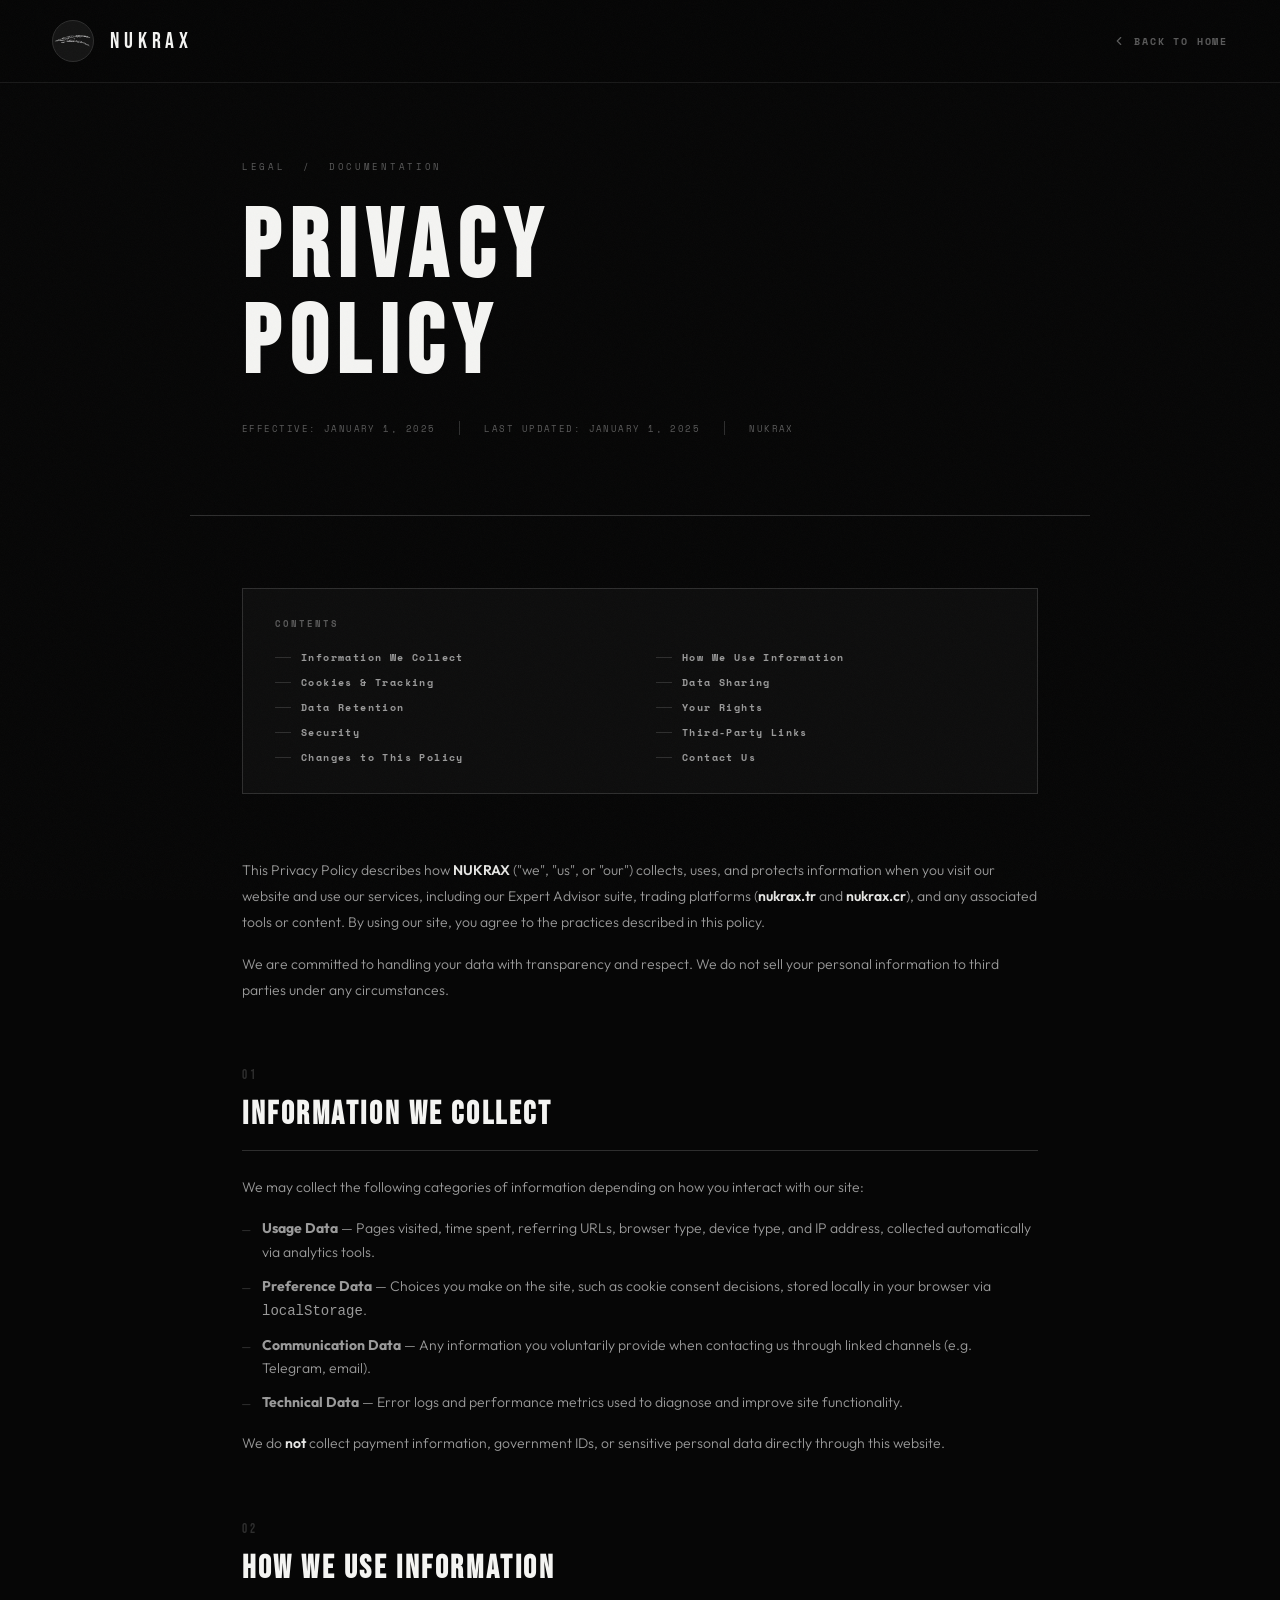
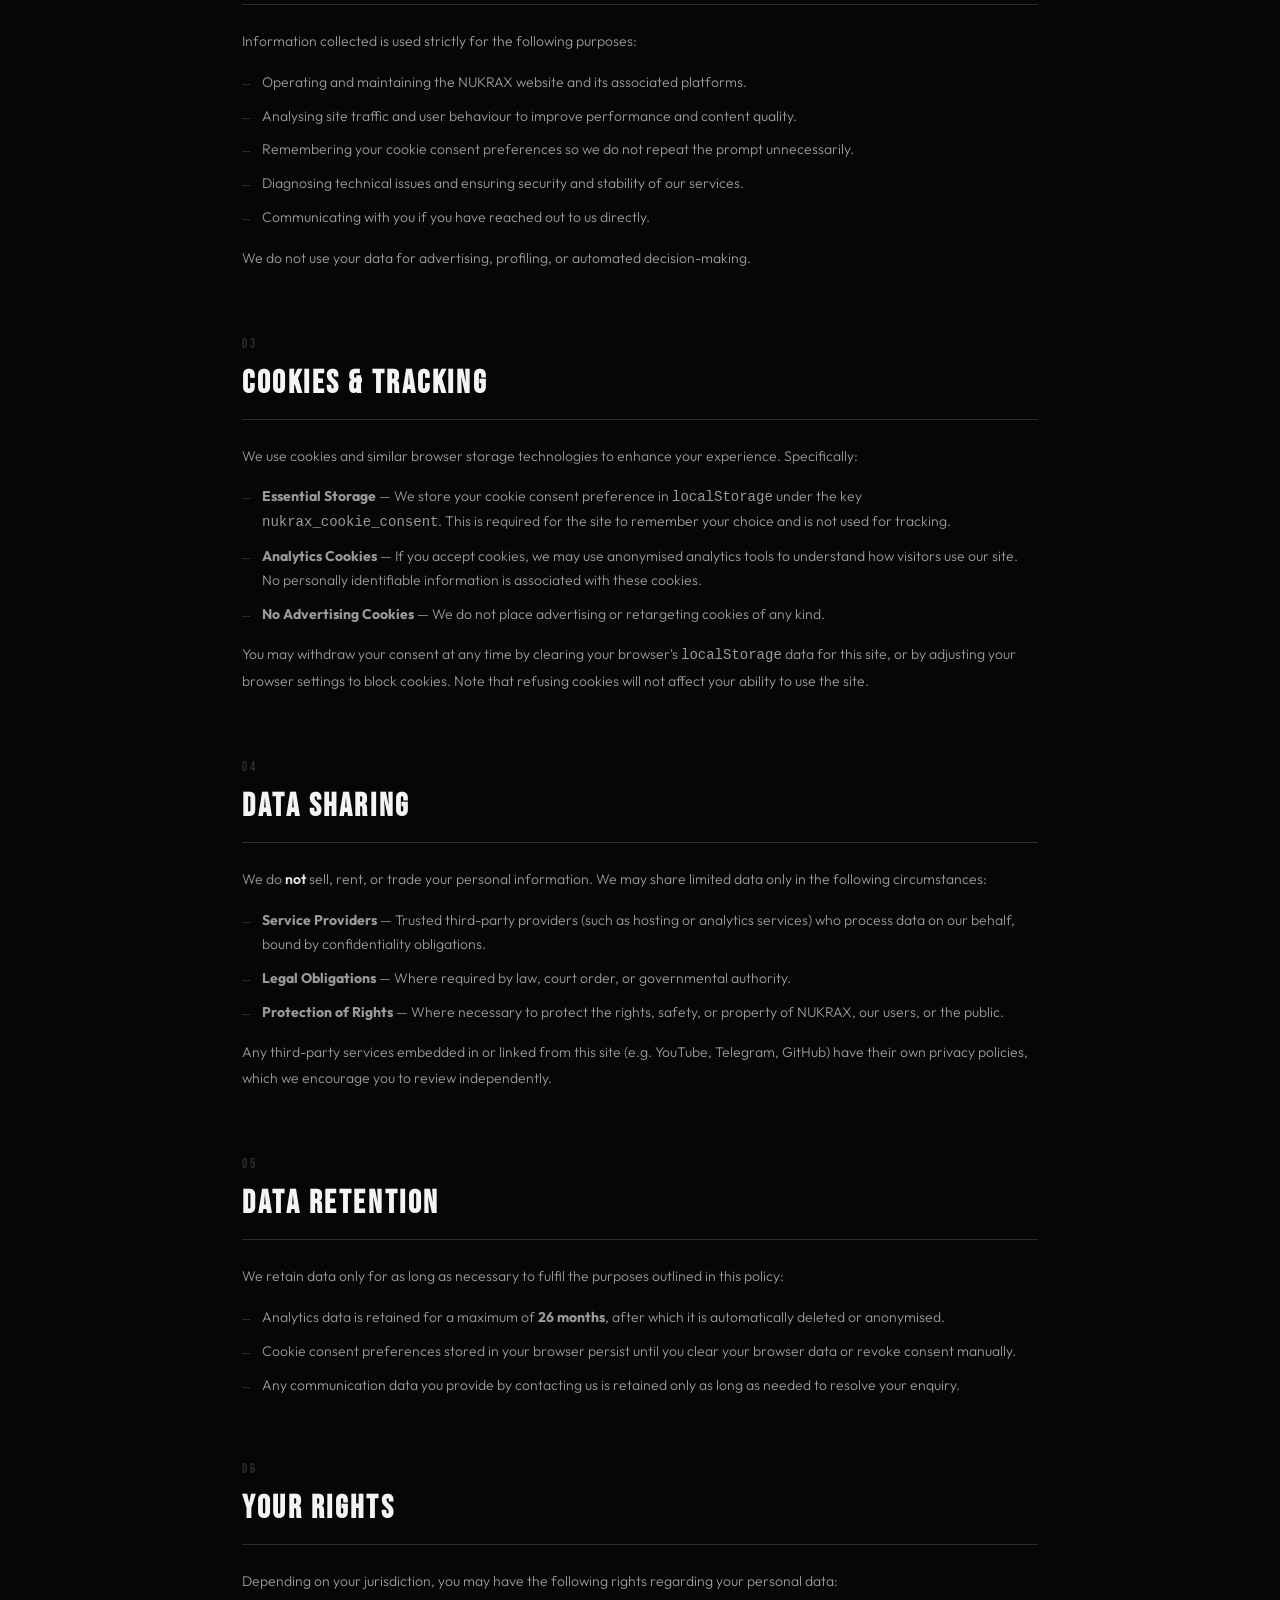
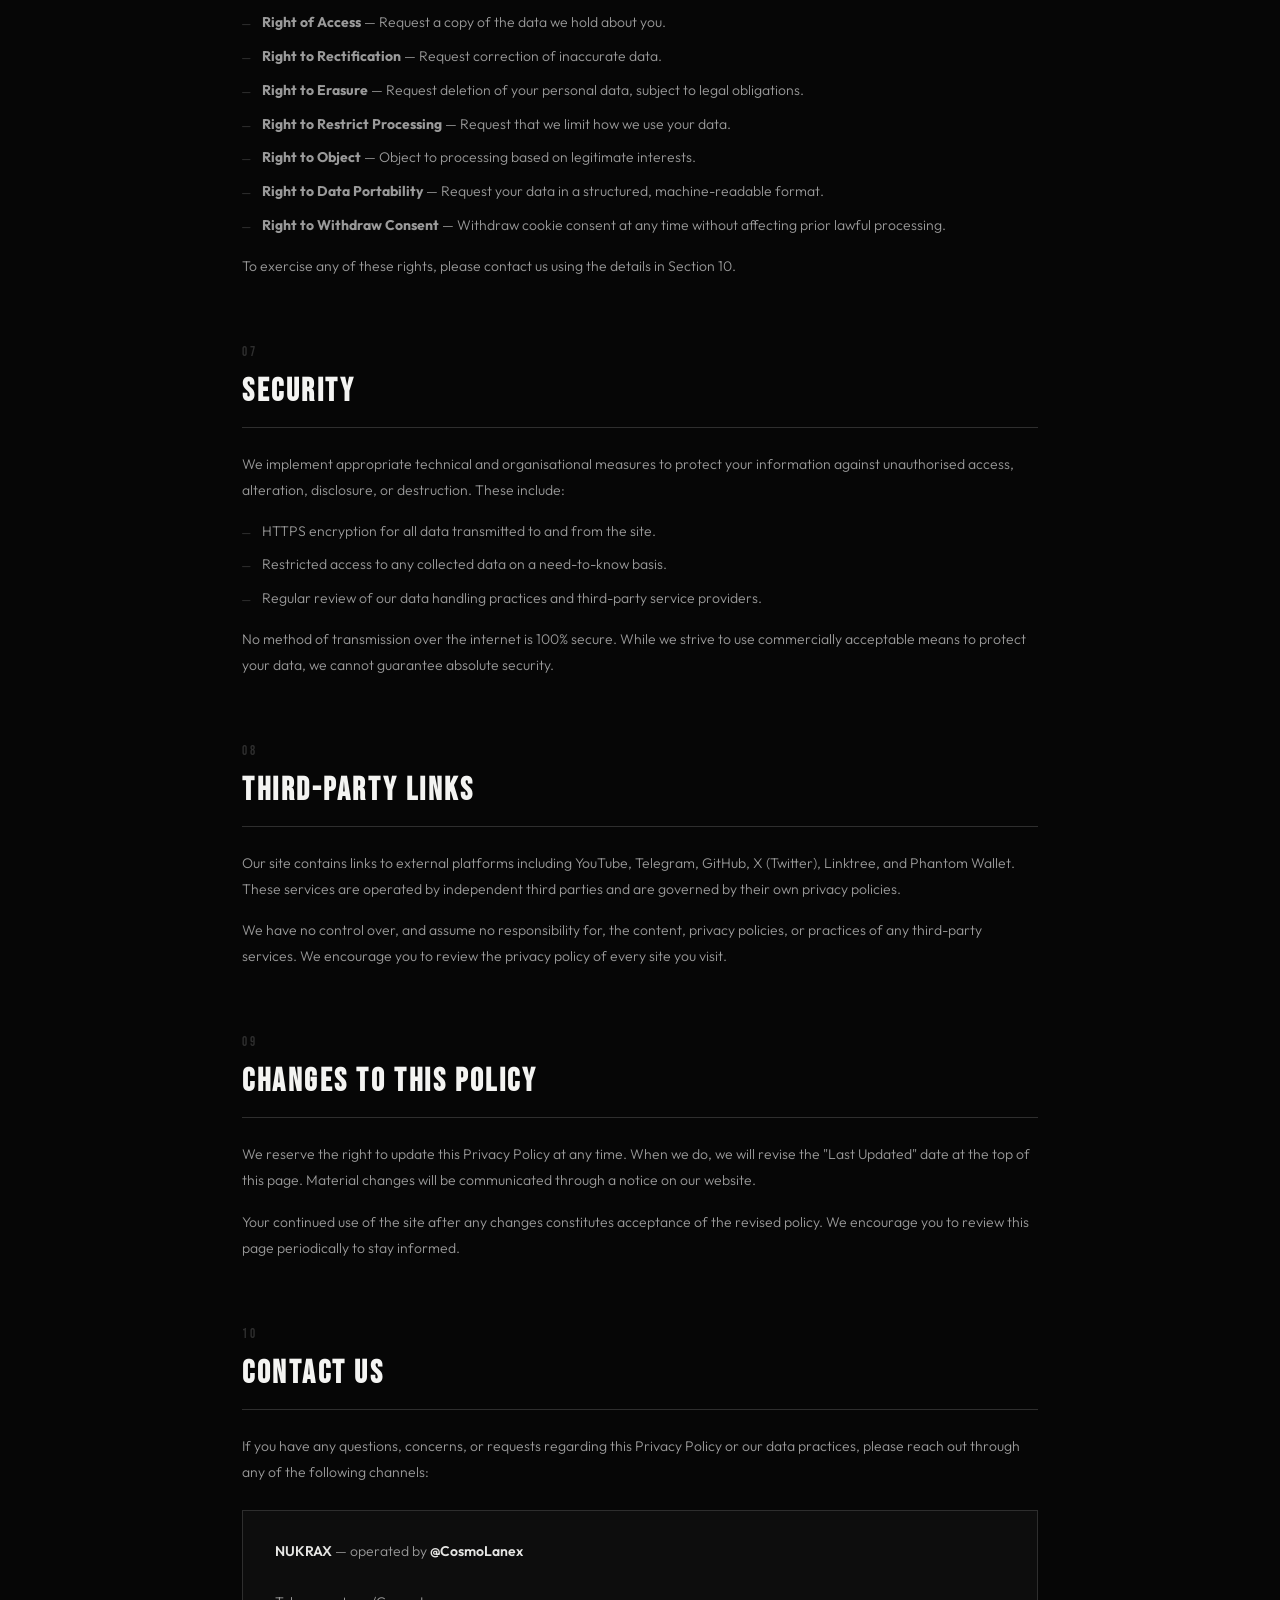
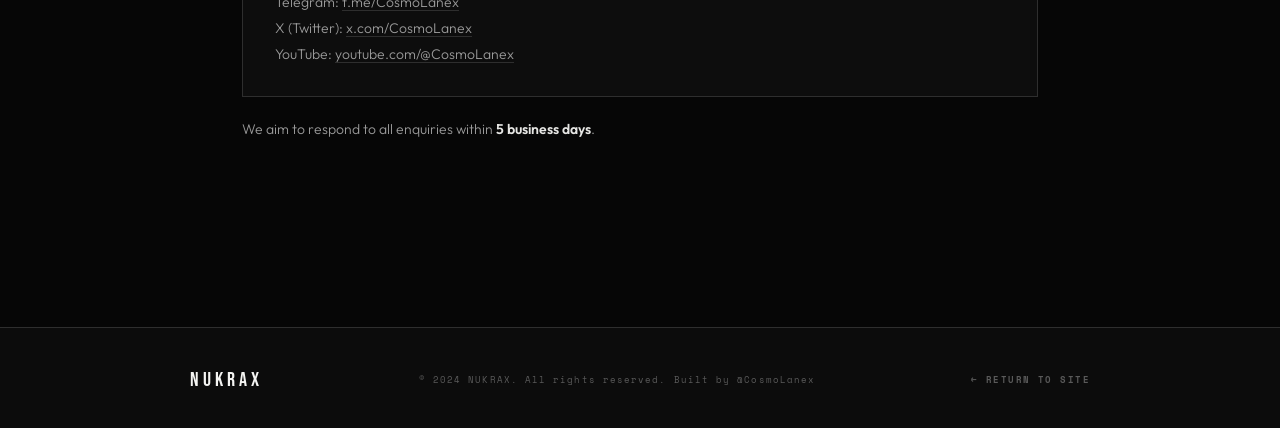
<file: privacy-policy.html>
<!DOCTYPE html>
<html lang="en">
<head>
<meta charset="UTF-8"/>
<meta name="viewport" content="width=device-width, initial-scale=1.0"/>
<title>Privacy Policy — NUKRAX</title>
<link rel="preconnect" href="https://fonts.googleapis.com"/>
<link rel="preconnect" href="https://fonts.gstatic.com" crossorigin/>
<link href="https://fonts.googleapis.com/css2?family=Bebas+Neue&family=Space+Mono:wght@400;700&family=Outfit:wght@200;300;400;600&display=swap" rel="stylesheet"/>
<style>
:root {
  --black:    #060606;
  --deep:     #0c0c0c;
  --charcoal: #141414;
  --mid:      #1e1e1e;
  --steel:    #2e2e2e;
  --muted:    #5a5a5a;
  --smoke:    #9a9a9a;
  --offwhite: #e6e6e4;
  --white:    #f4f4f2;
  --accent:   #c0c0bc;
  --glow:     rgba(196,196,192,0.06);
  --font-d:   'Bebas Neue', sans-serif;
  --font-m:   'Space Mono', monospace;
  --font-b:   'Outfit', sans-serif;
  --ease:     cubic-bezier(0.16,1,0.3,1);
}

*,*::before,*::after{box-sizing:border-box;margin:0;padding:0}
html{scroll-behavior:smooth;font-size:16px}
body{
  background:var(--black);
  color:var(--offwhite);
  font-family:var(--font-b);
  font-weight:300;
  overflow-x:hidden;
}

::-webkit-scrollbar{width:2px}
::-webkit-scrollbar-track{background:var(--black)}
::-webkit-scrollbar-thumb{background:var(--steel);border-radius:2px}

/* ── GRAIN ── */
body::after{
  content:'';
  position:fixed;inset:0;
  z-index:9998;
  pointer-events:none;
  opacity:0.028;
  background-image:url("data:image/svg+xml,%3Csvg viewBox='0 0 256 256' xmlns='http://www.w3.org/2000/svg'%3E%3Cfilter id='n'%3E%3CfeTurbulence type='fractalNoise' baseFrequency='0.9' numOctaves='4' stitchTiles='stitch'/%3E%3C/filter%3E%3Crect width='100%25' height='100%25' filter='url(%23n)'/%3E%3C/svg%3E");
  background-size:180px 180px;
  animation:grain .5s steps(1) infinite;
}
@keyframes grain{
  0%,100%{transform:translate(0,0)}10%{transform:translate(-2%,-3%)}
  20%{transform:translate(3%,2%)}30%{transform:translate(-1%,4%)}
  40%{transform:translate(4%,-1%)}50%{transform:translate(-3%,3%)}
  60%{transform:translate(2%,-4%)}70%{transform:translate(-4%,2%)}
  80%{transform:translate(3%,1%)}90%{transform:translate(-2%,-2%)}
}

/* ── PAGE CURTAIN ── */
#page-curtain{
  position:fixed;inset:0;
  z-index:10000;
  background:var(--black);
  pointer-events:none;
  opacity:0;
  transition:opacity .5s var(--ease);
}
#page-curtain.active{
  opacity:1;
  pointer-events:all;
}

/* ── NAV ── */
nav{
  position:fixed;top:0;left:0;right:0;
  z-index:100;
  display:flex;align-items:center;justify-content:space-between;
  padding:20px 52px;
  background:rgba(6,6,6,0.88);
  backdrop-filter:blur(20px);
  border-bottom:1px solid rgba(46,46,46,0.5);
}
.nav-logo-container{
  display:flex;align-items:center;gap:16px;
}
.nav-logo-img{
  width:42px;height:42px;
  border-radius:50%;overflow:hidden;
  background:var(--charcoal);
  border:1px solid var(--steel);
  display:flex;align-items:center;justify-content:center;
  transition:all 0.3s var(--ease);
  text-decoration:none;
}
.nav-logo-img:hover{
  border-color:var(--muted);
  box-shadow:0 0 20px rgba(196,196,192,0.1);
}
.nav-logo-img img{width:100%;height:100%;object-fit:cover;}
.nav-logo{
  font-family:var(--font-d);
  font-size:22px;letter-spacing:0.22em;
  color:var(--white);text-decoration:none;
}
.nav-back{
  display:flex;align-items:center;gap:8px;
  font-family:var(--font-m);
  font-size:10px;font-weight:700;
  letter-spacing:0.18em;text-transform:uppercase;
  color:var(--muted);text-decoration:none;
  transition:color .25s;
}
.nav-back:hover{color:var(--smoke)}
.nav-back svg{width:14px;height:14px;fill:none;stroke:currentColor;stroke-width:2;stroke-linecap:round;stroke-linejoin:round;}

/* ── HERO ── */
.pp-hero{
  position:relative;z-index:1;
  padding:160px 52px 80px;
  max-width:900px;
  margin:0 auto;
  border-bottom:1px solid var(--steel);
}
.pp-label{
  font-family:var(--font-m);
  font-size:9px;letter-spacing:0.3em;
  text-transform:uppercase;
  color:var(--muted);
  margin-bottom:28px;
  opacity:0;
  animation:fadeUp .8s var(--ease) .2s forwards;
}
.pp-title{
  font-family:var(--font-d);
  font-size:clamp(52px,8vw,96px);
  letter-spacing:0.1em;
  line-height:1;
  color:var(--white);
  opacity:0;
  animation:fadeUp .9s var(--ease) .35s forwards;
}
.pp-meta{
  display:flex;align-items:center;gap:24px;
  margin-top:28px;
  opacity:0;
  animation:fadeUp .8s var(--ease) .5s forwards;
}
.pp-meta-item{
  font-family:var(--font-m);
  font-size:9px;letter-spacing:0.16em;
  text-transform:uppercase;
  color:var(--muted);
}
.pp-meta-divider{
  width:1px;height:14px;background:var(--steel);
}

@keyframes fadeUp{
  from{opacity:0;transform:translateY(20px)}
  to{opacity:1;transform:translateY(0)}
}

/* ── CONTENT ── */
.pp-content{
  position:relative;z-index:1;
  max-width:900px;
  margin:0 auto;
  padding:72px 52px 120px;
}

/* Table of contents */
.pp-toc{
  background:rgba(20,20,20,0.5);
  border:1px solid var(--steel);
  padding:28px 32px;
  margin-bottom:64px;
  opacity:0;
  animation:fadeUp .8s var(--ease) .65s forwards;
}
.pp-toc-title{
  font-family:var(--font-m);
  font-size:9px;font-weight:700;
  letter-spacing:0.22em;text-transform:uppercase;
  color:var(--muted);margin-bottom:20px;
}
.pp-toc-list{
  list-style:none;
  display:grid;grid-template-columns:repeat(2,1fr);
  gap:10px 32px;
}
.pp-toc-list a{
  font-family:var(--font-m);
  font-size:10px;font-weight:700;
  letter-spacing:0.14em;
  color:var(--smoke);
  text-decoration:none;
  display:flex;align-items:center;gap:10px;
  transition:color .2s;
}
.pp-toc-list a:hover{color:var(--offwhite)}
.pp-toc-list a::before{
  content:'';
  display:inline-block;
  width:16px;height:1px;
  background:var(--steel);
  flex-shrink:0;
  transition:background .2s, width .2s;
}
.pp-toc-list a:hover::before{
  background:var(--muted);width:24px;
}

/* Sections */
.pp-section{
  margin-bottom:64px;
  opacity:0;
  transform:translateY(16px);
  transition:opacity .7s var(--ease), transform .7s var(--ease);
}
.pp-section.visible{
  opacity:1;transform:translateY(0);
}
.pp-section-num{
  font-family:var(--font-d);
  font-size:13px;letter-spacing:0.2em;
  color:var(--steel);
  margin-bottom:12px;
}
.pp-section-title{
  font-family:var(--font-d);
  font-size:clamp(22px,3vw,32px);
  letter-spacing:0.08em;
  color:var(--white);
  margin-bottom:24px;
  padding-bottom:16px;
  border-bottom:1px solid var(--steel);
}
.pp-section p{
  font-size:14px;
  line-height:1.85;
  color:var(--smoke);
  margin-bottom:16px;
}
.pp-section p:last-child{margin-bottom:0}
.pp-section p strong{
  font-weight:600;color:var(--offwhite);
}
.pp-section ul{
  list-style:none;
  margin:16px 0;
  display:flex;flex-direction:column;gap:10px;
}
.pp-section ul li{
  font-size:14px;line-height:1.7;
  color:var(--smoke);
  padding-left:20px;
  position:relative;
}
.pp-section ul li::before{
  content:'—';
  position:absolute;left:0;
  color:var(--steel);
  font-family:var(--font-m);
}
.pp-section a{
  color:var(--smoke);
  text-decoration:underline;
  text-underline-offset:3px;
  text-decoration-color:var(--steel);
  transition:color .2s, text-decoration-color .2s;
}
.pp-section a:hover{
  color:var(--offwhite);
  text-decoration-color:var(--muted);
}

/* Contact box */
.pp-contact-box{
  background:rgba(20,20,20,0.5);
  border:1px solid var(--steel);
  padding:28px 32px;
  margin-top:24px;
  transition:border-color .3s;
}
.pp-contact-box:hover{border-color:var(--muted)}
.pp-contact-box p{margin:0}

/* ── FOOTER ── */
footer{
  position:relative;z-index:1;
  background:var(--deep);
  border-top:1px solid var(--steel);
  padding:40px 52px;
}
.footer-inner{
  max-width:900px;margin:0 auto;
  display:flex;justify-content:space-between;align-items:center;
  flex-wrap:wrap;gap:20px;
}
.footer-logo{
  font-family:var(--font-d);
  font-size:20px;letter-spacing:0.2em;color:var(--white);
}
.footer-copy{
  font-family:var(--font-m);
  font-size:9px;letter-spacing:0.12em;color:var(--muted);
}
.footer-back{
  font-family:var(--font-m);
  font-size:9px;font-weight:700;
  letter-spacing:0.16em;text-transform:uppercase;
  color:var(--muted);text-decoration:none;
  transition:color .25s;
}
.footer-back:hover{color:var(--smoke)}

/* ── RESPONSIVE ── */
@media(max-width:768px){
  nav{padding:16px 20px;}
  .pp-hero{padding:120px 24px 60px;}
  .pp-content{padding:48px 24px 80px;}
  .pp-toc-list{grid-template-columns:1fr;}
  footer{padding:32px 24px;}
}
@media(max-width:480px){
  .nav-logo{font-size:16px;letter-spacing:0.15em;}
  .nav-logo-img{width:36px;height:36px;}
}
</style>
</head>
<body>

<!-- PAGE CURTAIN -->
<div id="page-curtain"></div>

<!-- NAV -->
<nav>
  <div class="nav-logo-container">
    <a href="index.html" class="nav-logo-img">
      <img src="assets/logo.png" alt="NUKRAX Logo">
    </a>
    <a href="index.html" class="nav-logo">nukrax</a>
  </div>
  <a href="index.html" class="nav-back">
    <svg viewBox="0 0 24 24"><polyline points="15 18 9 12 15 6"/></svg>
    Back to Home
  </a>
</nav>

<!-- HERO -->
<div class="pp-hero">
  <p class="pp-label">Legal &nbsp;/&nbsp; Documentation</p>
  <h1 class="pp-title">Privacy<br/>Policy</h1>
  <div class="pp-meta">
    <span class="pp-meta-item">Effective: January 1, 2025</span>
    <div class="pp-meta-divider"></div>
    <span class="pp-meta-item">Last Updated: January 1, 2025</span>
    <div class="pp-meta-divider"></div>
    <span class="pp-meta-item">NUKRAX</span>
  </div>
</div>

<!-- CONTENT -->
<div class="pp-content">

  <!-- Table of Contents -->
  <div class="pp-toc">
    <div class="pp-toc-title">Contents</div>
    <ol class="pp-toc-list">
      <li><a href="#s1">Information We Collect</a></li>
      <li><a href="#s2">How We Use Information</a></li>
      <li><a href="#s3">Cookies & Tracking</a></li>
      <li><a href="#s4">Data Sharing</a></li>
      <li><a href="#s5">Data Retention</a></li>
      <li><a href="#s6">Your Rights</a></li>
      <li><a href="#s7">Security</a></li>
      <li><a href="#s8">Third-Party Links</a></li>
      <li><a href="#s9">Changes to This Policy</a></li>
      <li><a href="#s10">Contact Us</a></li>
    </ol>
  </div>

  <!-- Intro -->
  <div class="pp-section" id="intro">
    <p>
      This Privacy Policy describes how <strong>NUKRAX</strong> ("we", "us", or "our") collects, uses, and protects information when you visit our website and use our services, including our Expert Advisor suite, trading platforms (<strong>nukrax.tr</strong> and <strong>nukrax.cr</strong>), and any associated tools or content. By using our site, you agree to the practices described in this policy.
    </p>
    <p>
      We are committed to handling your data with transparency and respect. We do not sell your personal information to third parties under any circumstances.
    </p>
  </div>

  <!-- 01 -->
  <div class="pp-section" id="s1">
    <div class="pp-section-num">01</div>
    <h2 class="pp-section-title">Information We Collect</h2>
    <p>We may collect the following categories of information depending on how you interact with our site:</p>
    <ul>
      <li><strong>Usage Data</strong> — Pages visited, time spent, referring URLs, browser type, device type, and IP address, collected automatically via analytics tools.</li>
      <li><strong>Preference Data</strong> — Choices you make on the site, such as cookie consent decisions, stored locally in your browser via <code>localStorage</code>.</li>
      <li><strong>Communication Data</strong> — Any information you voluntarily provide when contacting us through linked channels (e.g. Telegram, email).</li>
      <li><strong>Technical Data</strong> — Error logs and performance metrics used to diagnose and improve site functionality.</li>
    </ul>
    <p>We do <strong>not</strong> collect payment information, government IDs, or sensitive personal data directly through this website.</p>
  </div>

  <!-- 02 -->
  <div class="pp-section" id="s2">
    <div class="pp-section-num">02</div>
    <h2 class="pp-section-title">How We Use Information</h2>
    <p>Information collected is used strictly for the following purposes:</p>
    <ul>
      <li>Operating and maintaining the NUKRAX website and its associated platforms.</li>
      <li>Analysing site traffic and user behaviour to improve performance and content quality.</li>
      <li>Remembering your cookie consent preferences so we do not repeat the prompt unnecessarily.</li>
      <li>Diagnosing technical issues and ensuring security and stability of our services.</li>
      <li>Communicating with you if you have reached out to us directly.</li>
    </ul>
    <p>We do not use your data for advertising, profiling, or automated decision-making.</p>
  </div>

  <!-- 03 -->
  <div class="pp-section" id="s3">
    <div class="pp-section-num">03</div>
    <h2 class="pp-section-title">Cookies &amp; Tracking</h2>
    <p>We use cookies and similar browser storage technologies to enhance your experience. Specifically:</p>
    <ul>
      <li><strong>Essential Storage</strong> — We store your cookie consent preference in <code>localStorage</code> under the key <code>nukrax_cookie_consent</code>. This is required for the site to remember your choice and is not used for tracking.</li>
      <li><strong>Analytics Cookies</strong> — If you accept cookies, we may use anonymised analytics tools to understand how visitors use our site. No personally identifiable information is associated with these cookies.</li>
      <li><strong>No Advertising Cookies</strong> — We do not place advertising or retargeting cookies of any kind.</li>
    </ul>
    <p>You may withdraw your consent at any time by clearing your browser's <code>localStorage</code> data for this site, or by adjusting your browser settings to block cookies. Note that refusing cookies will not affect your ability to use the site.</p>
  </div>

  <!-- 04 -->
  <div class="pp-section" id="s4">
    <div class="pp-section-num">04</div>
    <h2 class="pp-section-title">Data Sharing</h2>
    <p>We do <strong>not</strong> sell, rent, or trade your personal information. We may share limited data only in the following circumstances:</p>
    <ul>
      <li><strong>Service Providers</strong> — Trusted third-party providers (such as hosting or analytics services) who process data on our behalf, bound by confidentiality obligations.</li>
      <li><strong>Legal Obligations</strong> — Where required by law, court order, or governmental authority.</li>
      <li><strong>Protection of Rights</strong> — Where necessary to protect the rights, safety, or property of NUKRAX, our users, or the public.</li>
    </ul>
    <p>Any third-party services embedded in or linked from this site (e.g. YouTube, Telegram, GitHub) have their own privacy policies, which we encourage you to review independently.</p>
  </div>

  <!-- 05 -->
  <div class="pp-section" id="s5">
    <div class="pp-section-num">05</div>
    <h2 class="pp-section-title">Data Retention</h2>
    <p>We retain data only for as long as necessary to fulfil the purposes outlined in this policy:</p>
    <ul>
      <li>Analytics data is retained for a maximum of <strong>26 months</strong>, after which it is automatically deleted or anonymised.</li>
      <li>Cookie consent preferences stored in your browser persist until you clear your browser data or revoke consent manually.</li>
      <li>Any communication data you provide by contacting us is retained only as long as needed to resolve your enquiry.</li>
    </ul>
  </div>

  <!-- 06 -->
  <div class="pp-section" id="s6">
    <div class="pp-section-num">06</div>
    <h2 class="pp-section-title">Your Rights</h2>
    <p>Depending on your jurisdiction, you may have the following rights regarding your personal data:</p>
    <ul>
      <li><strong>Right of Access</strong> — Request a copy of the data we hold about you.</li>
      <li><strong>Right to Rectification</strong> — Request correction of inaccurate data.</li>
      <li><strong>Right to Erasure</strong> — Request deletion of your personal data, subject to legal obligations.</li>
      <li><strong>Right to Restrict Processing</strong> — Request that we limit how we use your data.</li>
      <li><strong>Right to Object</strong> — Object to processing based on legitimate interests.</li>
      <li><strong>Right to Data Portability</strong> — Request your data in a structured, machine-readable format.</li>
      <li><strong>Right to Withdraw Consent</strong> — Withdraw cookie consent at any time without affecting prior lawful processing.</li>
    </ul>
    <p>To exercise any of these rights, please contact us using the details in Section 10.</p>
  </div>

  <!-- 07 -->
  <div class="pp-section" id="s7">
    <div class="pp-section-num">07</div>
    <h2 class="pp-section-title">Security</h2>
    <p>We implement appropriate technical and organisational measures to protect your information against unauthorised access, alteration, disclosure, or destruction. These include:</p>
    <ul>
      <li>HTTPS encryption for all data transmitted to and from the site.</li>
      <li>Restricted access to any collected data on a need-to-know basis.</li>
      <li>Regular review of our data handling practices and third-party service providers.</li>
    </ul>
    <p>No method of transmission over the internet is 100% secure. While we strive to use commercially acceptable means to protect your data, we cannot guarantee absolute security.</p>
  </div>

  <!-- 08 -->
  <div class="pp-section" id="s8">
    <div class="pp-section-num">08</div>
    <h2 class="pp-section-title">Third-Party Links</h2>
    <p>Our site contains links to external platforms including YouTube, Telegram, GitHub, X (Twitter), Linktree, and Phantom Wallet. These services are operated by independent third parties and are governed by their own privacy policies.</p>
    <p>We have no control over, and assume no responsibility for, the content, privacy policies, or practices of any third-party services. We encourage you to review the privacy policy of every site you visit.</p>
  </div>

  <!-- 09 -->
  <div class="pp-section" id="s9">
    <div class="pp-section-num">09</div>
    <h2 class="pp-section-title">Changes to This Policy</h2>
    <p>We reserve the right to update this Privacy Policy at any time. When we do, we will revise the "Last Updated" date at the top of this page. Material changes will be communicated through a notice on our website.</p>
    <p>Your continued use of the site after any changes constitutes acceptance of the revised policy. We encourage you to review this page periodically to stay informed.</p>
  </div>

  <!-- 10 -->
  <div class="pp-section" id="s10">
    <div class="pp-section-num">10</div>
    <h2 class="pp-section-title">Contact Us</h2>
    <p>If you have any questions, concerns, or requests regarding this Privacy Policy or our data practices, please reach out through any of the following channels:</p>
    <div class="pp-contact-box">
      <p>
        <strong>NUKRAX</strong> — operated by <strong>@CosmoLanex</strong><br/><br/>
        Telegram: <a href="https://t.me/CosmoLanex" target="_blank" rel="noopener noreferrer">t.me/CosmoLanex</a><br/>
        X (Twitter): <a href="https://x.com/CosmoLanex" target="_blank" rel="noopener noreferrer">x.com/CosmoLanex</a><br/>
        YouTube: <a href="https://www.youtube.com/@CosmoLanex" target="_blank" rel="noopener noreferrer">youtube.com/@CosmoLanex</a>
      </p>
    </div>
    <p style="margin-top:20px;">We aim to respond to all enquiries within <strong>5 business days</strong>.</p>
  </div>

</div>

<!-- FOOTER -->
<footer>
  <div class="footer-inner">
    <div class="footer-logo">NUKRAX</div>
    <div class="footer-copy">© 2024 NUKRAX. All rights reserved. Built by @CosmoLanex</div>
    <a href="index.html" class="footer-back">← Return to Site</a>
  </div>
</footer>

<script>
/* ── PAGE TRANSITIONS ── */
const curtain = document.getElementById('page-curtain');
document.querySelectorAll('a[href]:not([href^="#"]):not([target="_blank"])').forEach(a => {
  a.addEventListener('click', function(e) {
    const href = this.getAttribute('href');
    if (!href || href.startsWith('http') || href.startsWith('mailto')) return;
    e.preventDefault();
    curtain.classList.add('active');
    setTimeout(() => { window.location.href = href; }, 500);
  });
});

/* ── REVEAL ON SCROLL ── */
const sections = document.querySelectorAll('.pp-section');
const io = new IntersectionObserver(entries => {
  entries.forEach(entry => {
    if (entry.isIntersecting) {
      entry.target.classList.add('visible');
      io.unobserve(entry.target);
    }
  });
}, { threshold: 0.08 });
sections.forEach(el => io.observe(el));
</script>
</body>
</html>
</file>
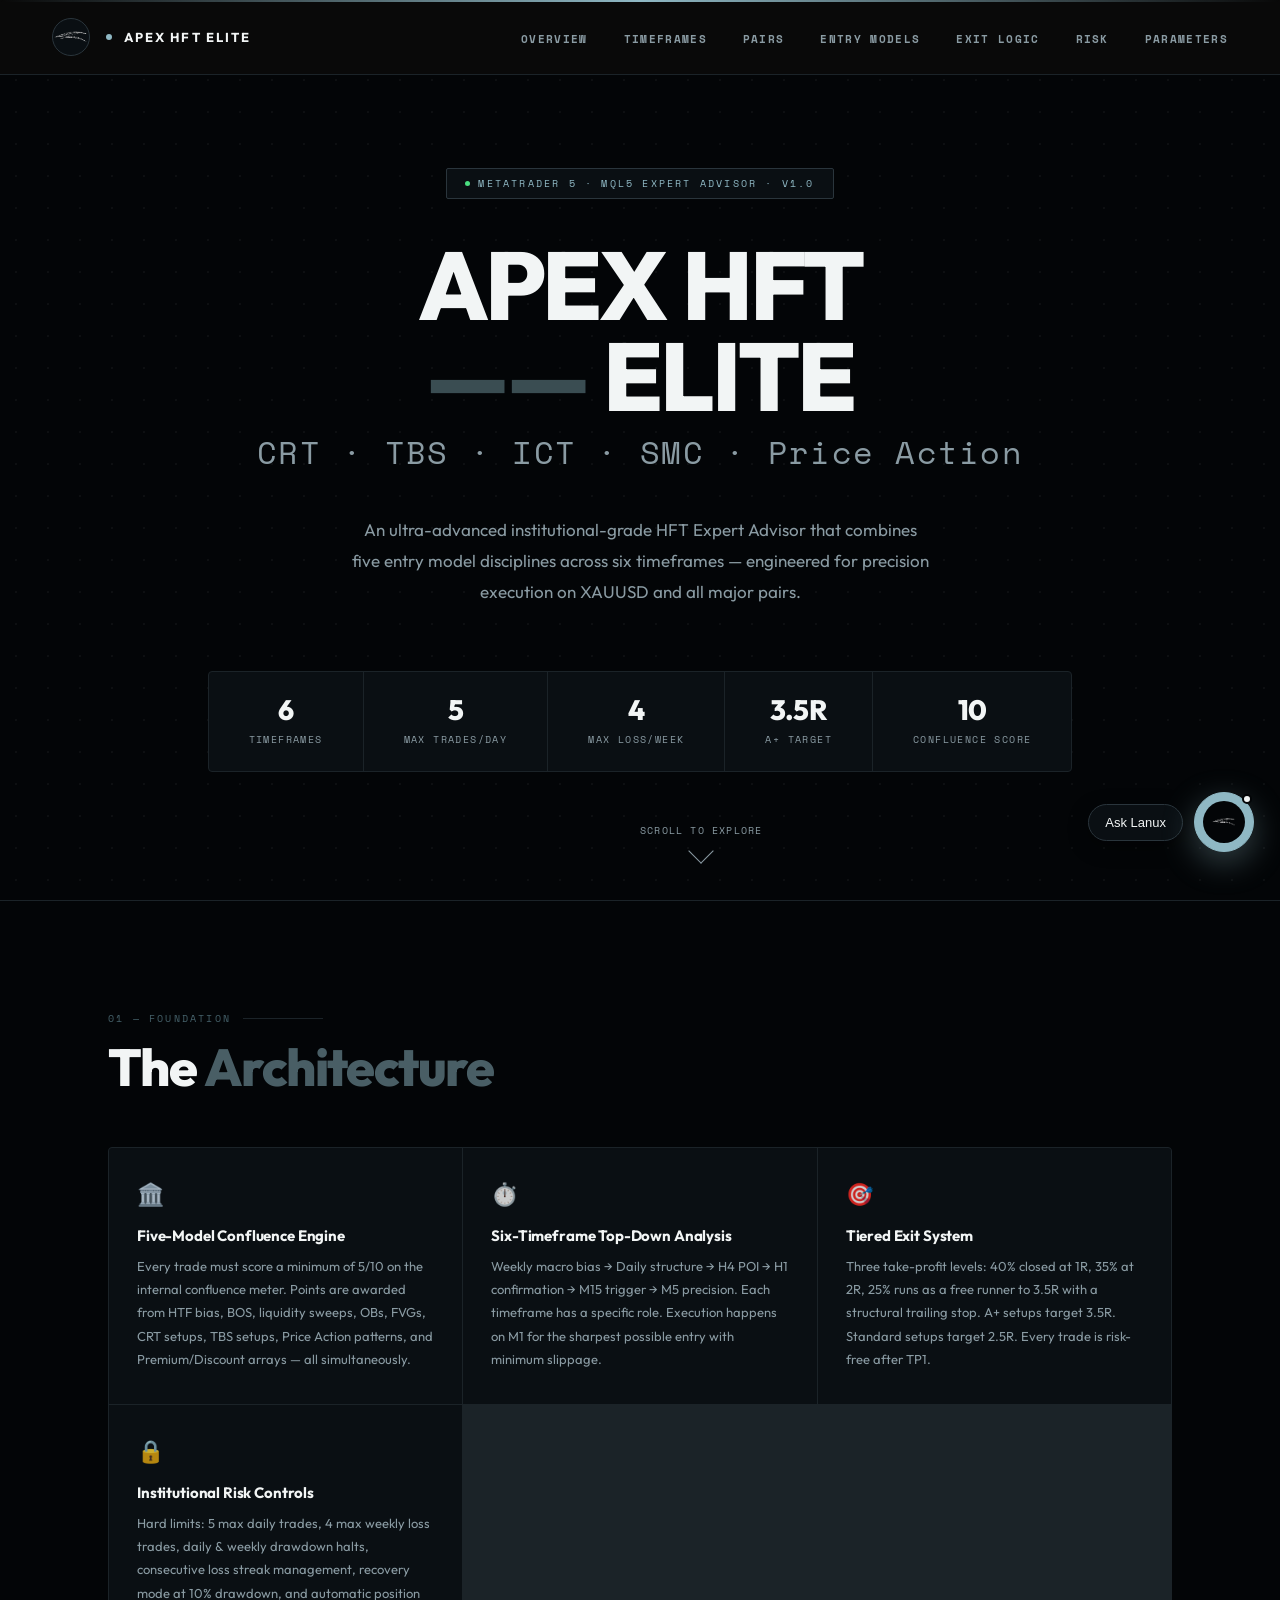
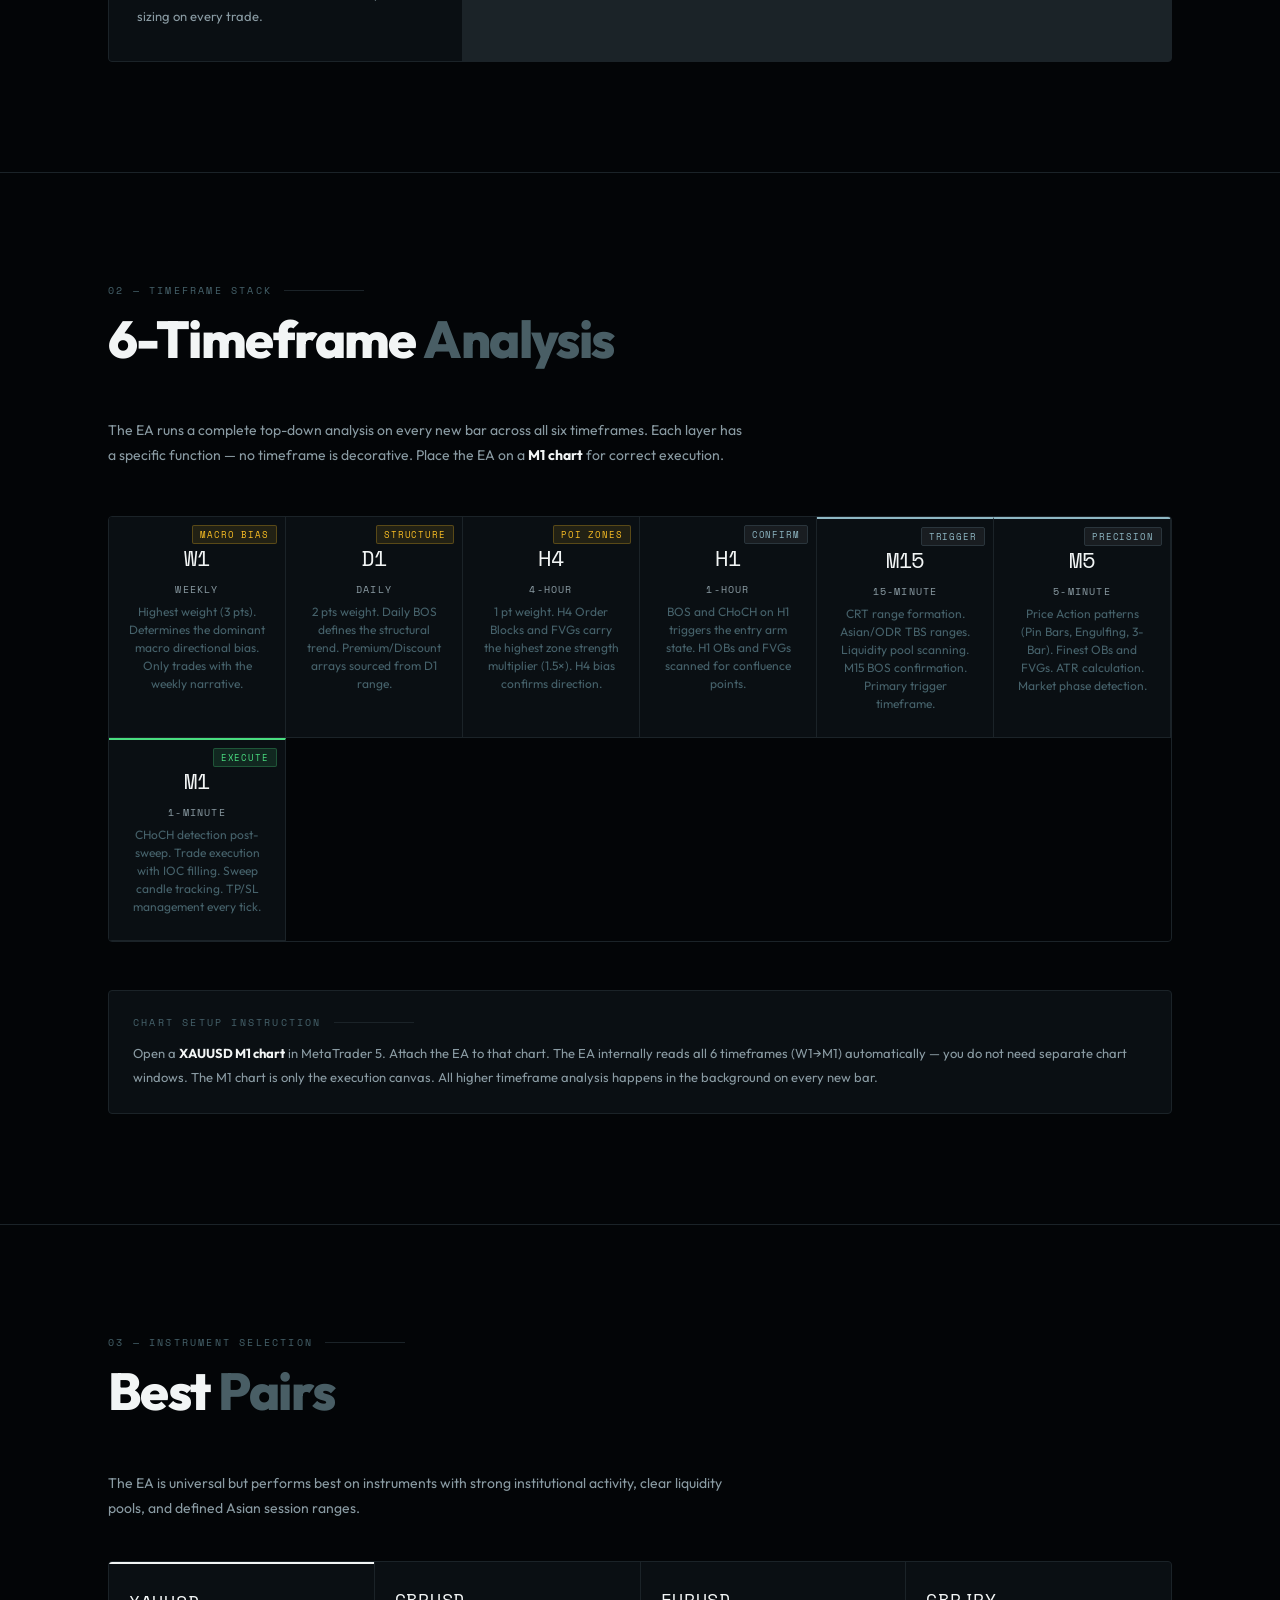
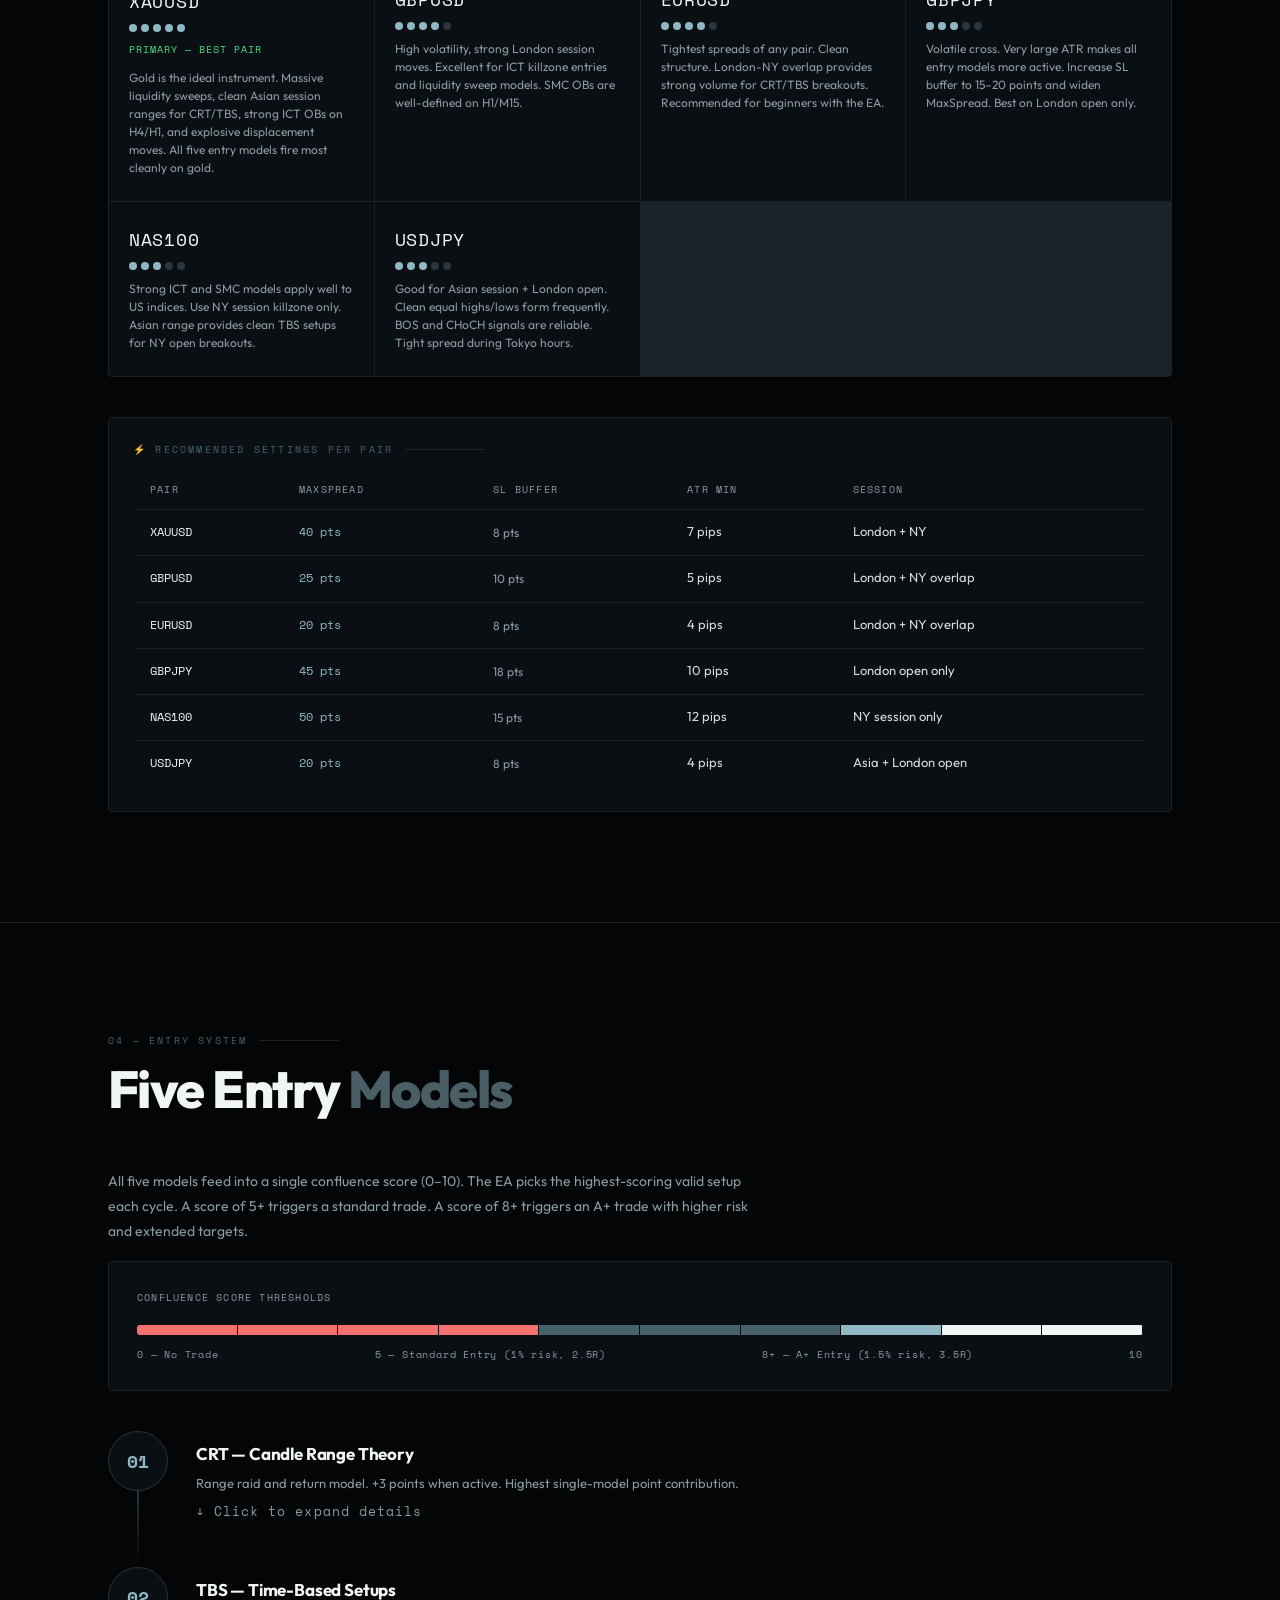
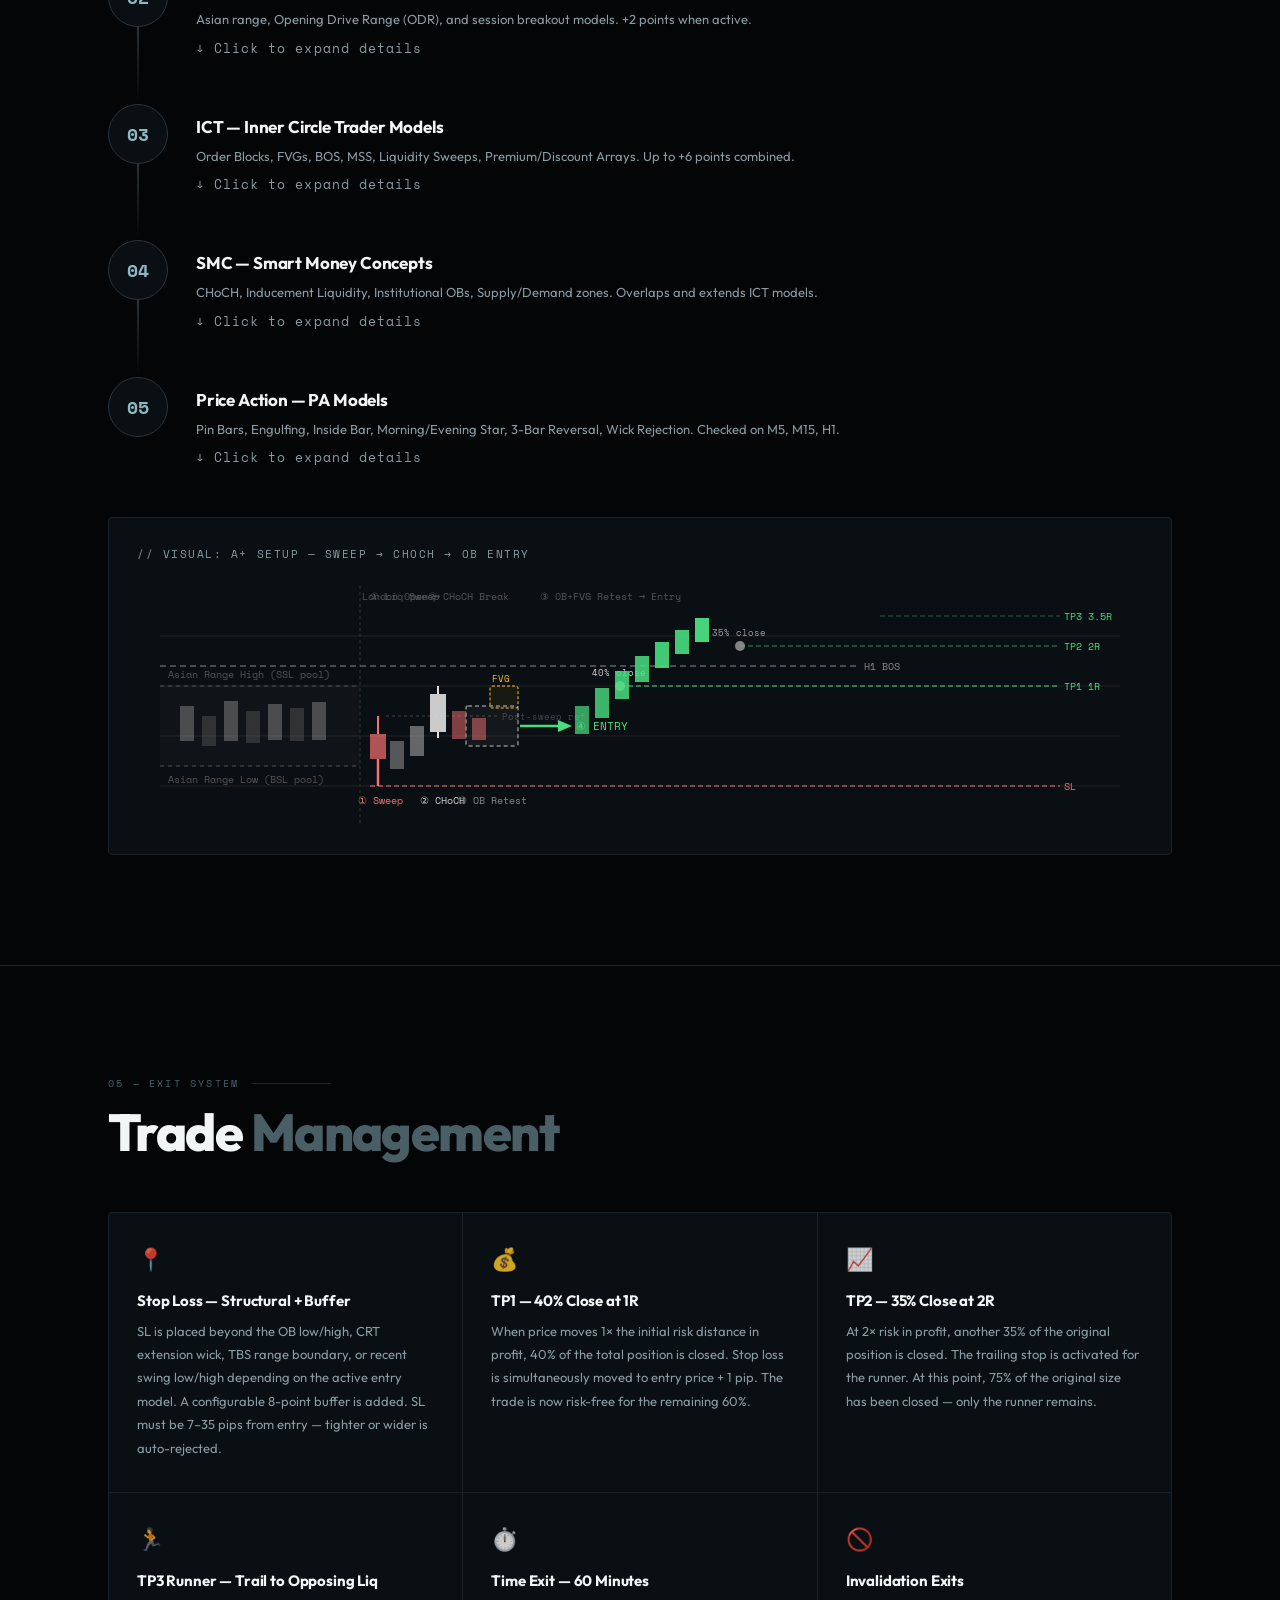
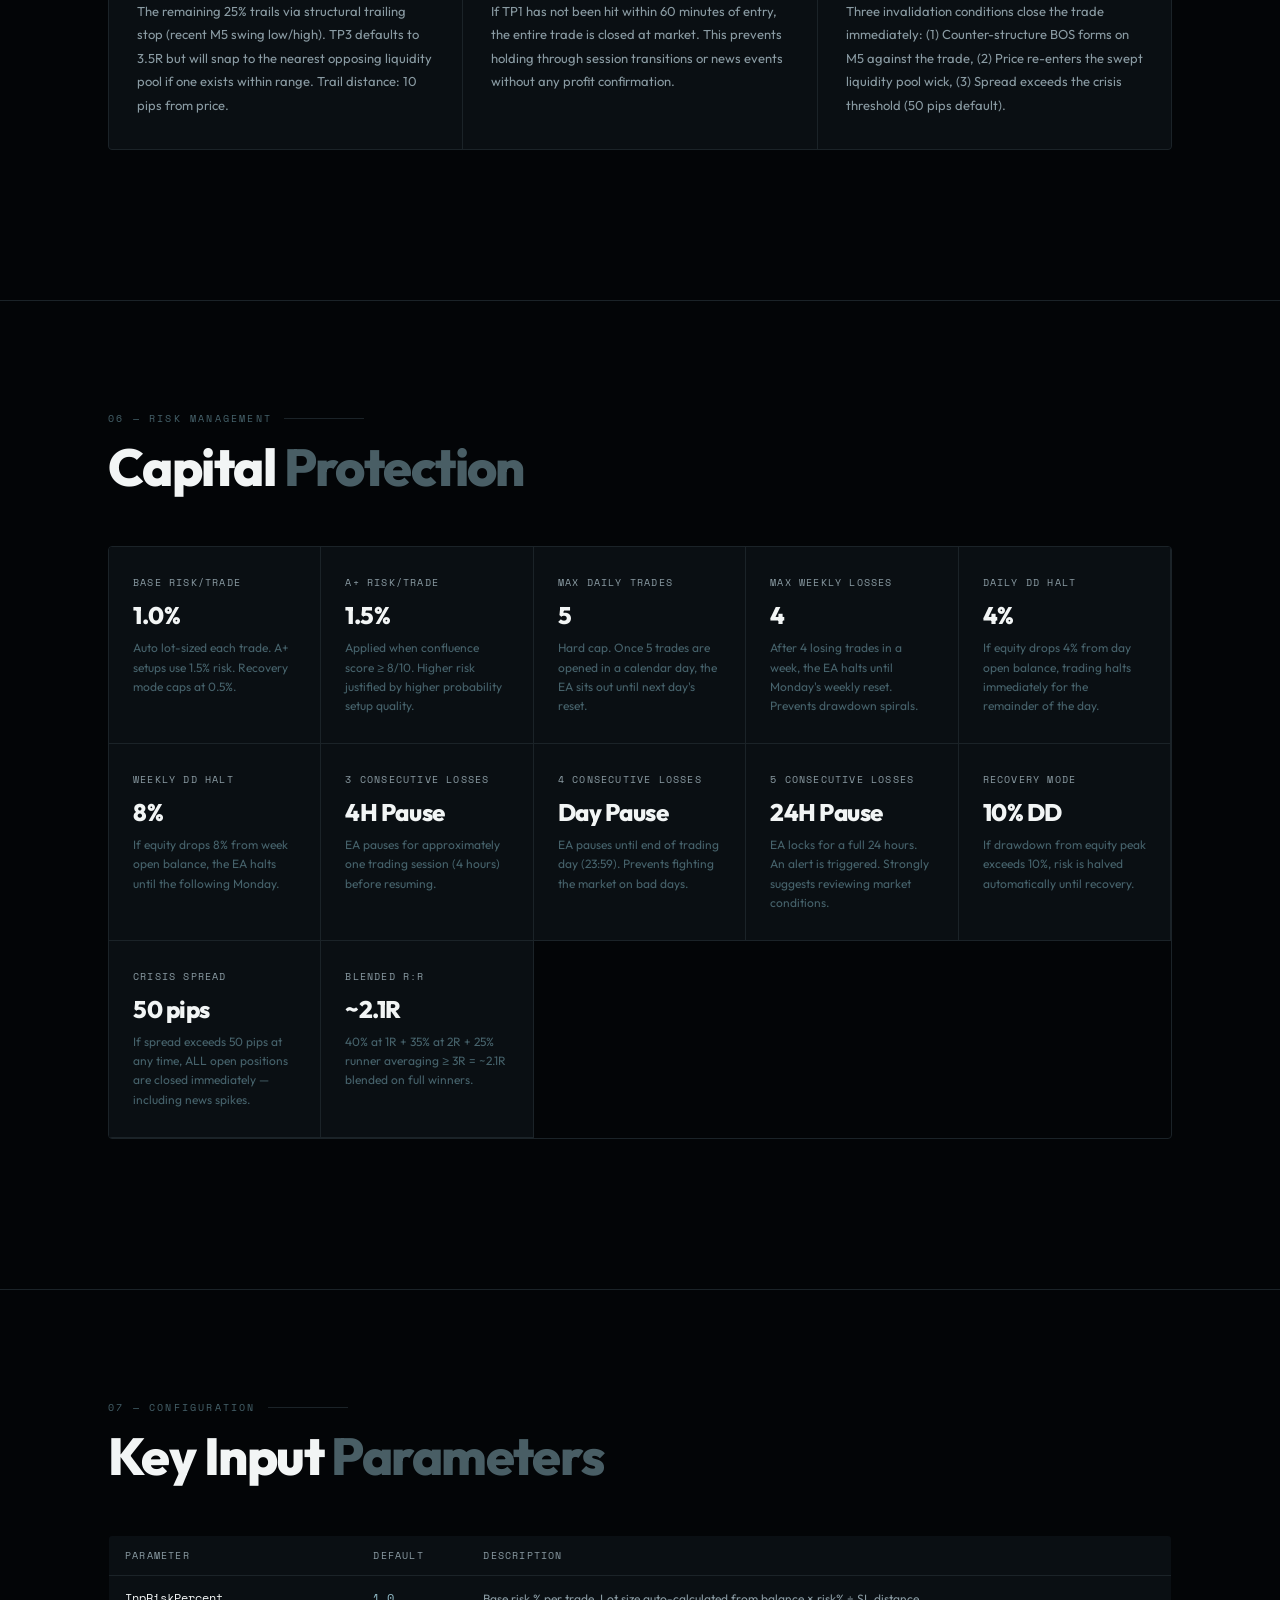
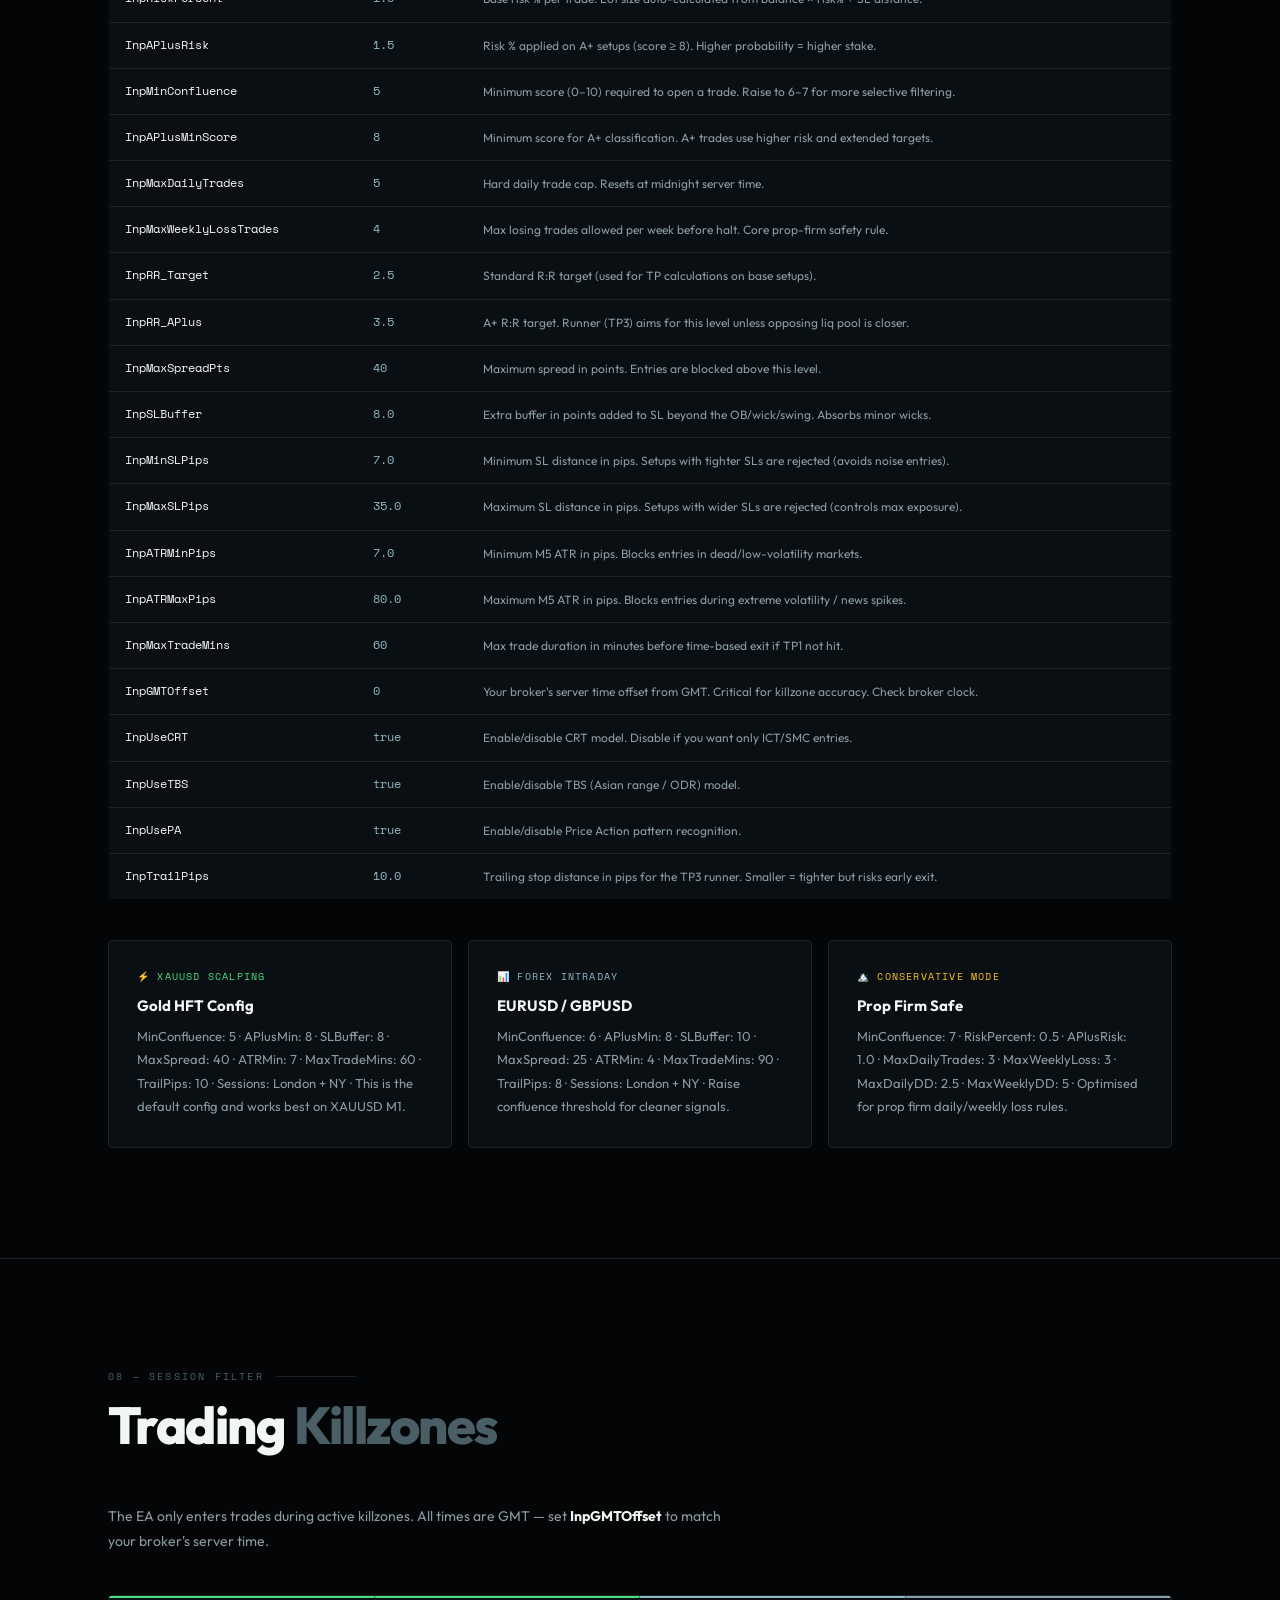
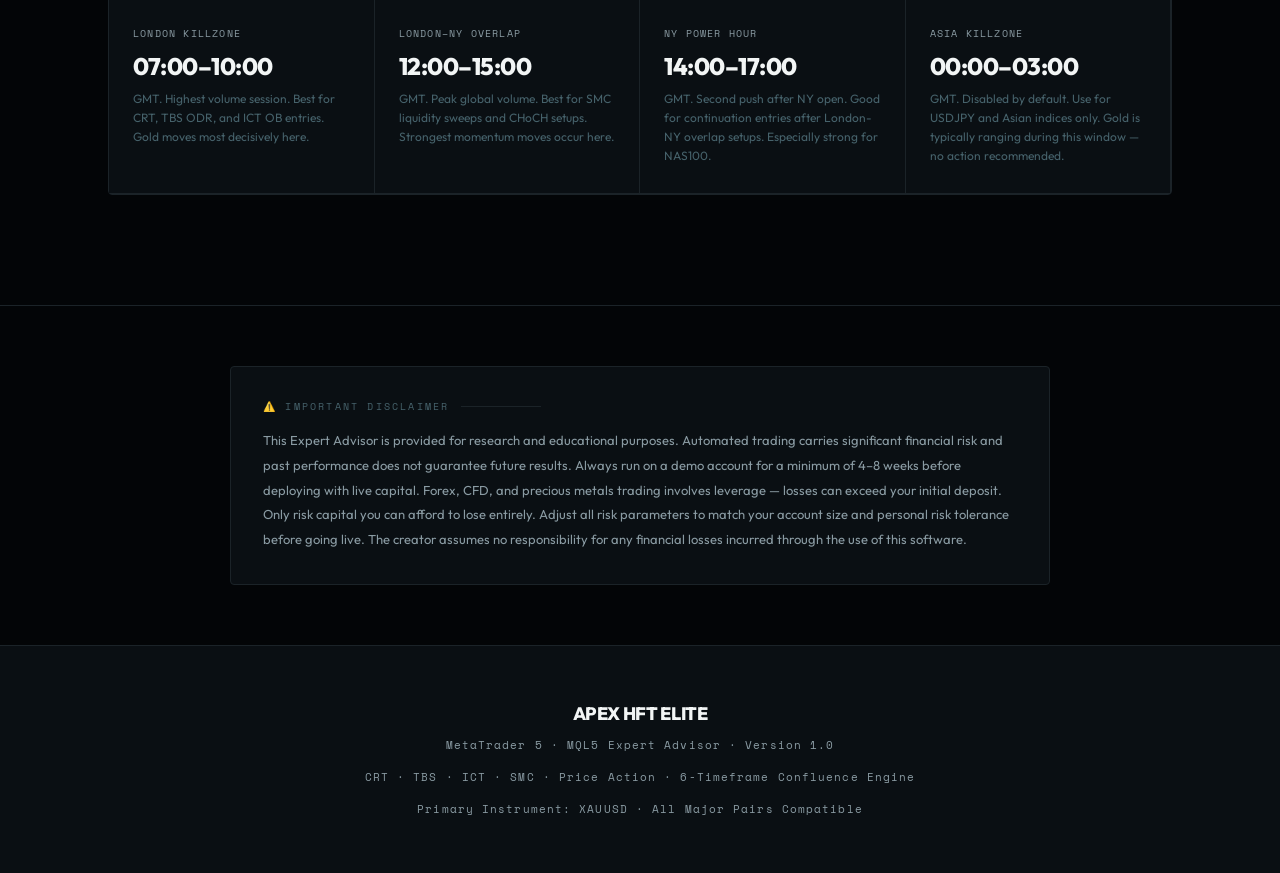
<file: ea/apex.html>
<!DOCTYPE html>
<html lang="en">
<head>
<meta charset="UTF-8"/>
<meta name="viewport" content="width=device-width, initial-scale=1.0"/>
<title>APEX HFT ELITE v1.0 — Strategy Overview</title>
<link rel="preconnect" href="https://fonts.googleapis.com"/>
<link rel="preconnect" href="https://fonts.gstatic.com" crossorigin/>
<link href="https://fonts.googleapis.com/css2?family=Space+Mono:wght@400;700&family=Outfit:wght@200;300;400;500;600&display=swap" rel="stylesheet"/>
<link rel="icon" href="assets/logo.png" type="image/png"/>
<style>

/* Wordmark display face — matches main NUKRAX site */
@font-face{
  font-family:'NKX Display';
  src:url('../assets/fonts/nukrax-display.woff2') format('woff2'),
      url('../assets/fonts/nukrax-display.otf') format('opentype');
  font-weight:400;
  font-style:normal;
  font-display:swap;
}

  :root {
    --bg:         #030507;
    --surface:    #0A0F13;
    --surface2:   #0A0F13;
    --border:     #1B2328;
    --border2:    #2A353C;
    --silver:     #8FB8C4;
    --silver-dim: #46626B;
    --silver-hi:  #F2F5F5;
    --green:      #4ade80;
    --red:        #f87171;
    --amber:      #fbbf24;
    --card:       #0A0F13;
    --text:       #D3DBDD;
    --muted:      #8A9BA3;
    --premium:    #46626B;
  }

  *, *::before, *::after { box-sizing: border-box; margin: 0; padding: 0; }
  html { scroll-behavior: smooth; }

  body {
    background: var(--bg);
    color: var(--text);
    font-family: 'Outfit', sans-serif;
    min-height: 100vh;
    overflow-x: hidden;
  }

  /* subtle dot grid */
  body::before {
    content: '';
    position: fixed;
    inset: 0;
    background-image: radial-gradient(circle, rgba(160,160,160,0.07) 1px, transparent 1px);
    background-size: 32px 32px;
    pointer-events: none;
    z-index: 0;
  }

  /* top accent line */
  body::after {
    content: '';
    position: fixed;
    top: 0; left: 0; right: 0;
    height: 2px;
    background: linear-gradient(90deg, transparent, var(--silver), transparent);
    z-index: 200;
  }

  /* ── NAV ── */
  nav {
    position: fixed;
    top: 0; left: 0; right: 0;
    z-index: 100;
    display: flex;
    align-items: center;
    justify-content: space-between;
    padding: 18px 52px;
    background: rgba(10,10,10,0.9);
    backdrop-filter: blur(16px);
    border-bottom: 1px solid var(--border);
  }

  .nav-logo-container {
    display: flex;
    align-items: center;
    gap: 16px;
  }
  
  .nav-logo-img {
    width: 38px;
    height: 38px;
    border-radius: 50%;
    overflow: hidden;
    background: var(--surface);
    border: 1px solid var(--border2);
    display: flex;
    align-items: center;
    justify-content: center;
    transition: all 0.3s ease;
  }
  
  .nav-logo-img:hover {
    border-color: var(--silver-dim);
    box-shadow: 0 0 16px rgba(160,160,160,0.1);
  }
  
  .nav-logo-img img {
    width: 100%;
    height: 100%;
    object-fit: cover;
  }

  .nav-logo {
    display: flex;
    align-items: center;
    gap: 12px;
    font-size: 13px;
    font-weight: 700;
    letter-spacing: 0.16em;
    color: var(--silver-hi);
    text-transform: uppercase;
    text-decoration: none;
    cursor: pointer;
  }

  .nav-dot {
    width: 6px; height: 6px;
    border-radius: 50%;
    background: var(--silver);
    animation: pulse 2s ease-in-out infinite;
  }

  @keyframes pulse {
    0%,100% { opacity: 1; } 50% { opacity: 0.3; }
  }

  .nav-links {
    display: flex;
    gap: 36px;
    list-style: none;
  }

  .nav-links a {
    color: var(--muted);
    text-decoration: none;
    font-size: 11px;
    font-weight: 600;
    letter-spacing: 0.12em;
    text-transform: uppercase;
    transition: color .2s;
    font-family: 'Space Mono', monospace;
  }

  .nav-links a:hover { color: var(--silver-hi); }

  /* ── HERO ── */
  .hero {
    position: relative;
    z-index: 1;
    min-height: 100vh;
    display: flex;
    flex-direction: column;
    align-items: center;
    justify-content: center;
    text-align: center;
    padding: 140px 24px 100px;
  }

  .hero-tag {
    display: inline-flex;
    align-items: center;
    gap: 8px;
    font-family: 'Space Mono', monospace;
    font-size: 10px;
    letter-spacing: 0.22em;
    color: var(--silver);
    text-transform: uppercase;
    border: 1px solid var(--border2);
    padding: 7px 18px;
    border-radius: 2px;
    margin-bottom: 40px;
    animation: fadeUp .6s ease both;
    background: var(--surface);
  }

  .hero-tag::before {
    content: '';
    width: 5px; height: 5px;
    border-radius: 50%;
    background: var(--green);
    flex-shrink: 0;
  }

  .hero h1 {
    font-size: clamp(48px, 8vw, 96px);
    font-weight: 800;
    line-height: 0.95;
    letter-spacing: -0.03em;
    margin-bottom: 12px;
    animation: fadeUp .7s ease both;
    color: var(--silver-hi);
  }

  .hero h1 .accent { color: var(--silver); opacity: 0.4; }
  .hero h1 .sub-title {
    display: block;
    font-size: clamp(18px, 3vw, 32px);
    font-weight: 400;
    color: var(--muted);
    letter-spacing: 0.04em;
    margin-top: 16px;
    font-family: 'Space Mono', monospace;
  }

  .hero-desc {
    font-size: clamp(14px, 1.8vw, 17px);
    color: var(--muted);
    max-width: 580px;
    line-height: 1.8;
    margin: 36px 0 64px;
    animation: fadeUp .8s ease both;
    font-weight: 400;
  }

  .hero-stats {
    display: flex;
    gap: 0;
    animation: fadeUp .9s ease both;
    border: 1px solid var(--border);
    border-radius: 4px;
    overflow: hidden;
    background: var(--surface);
  }

  .stat {
    text-align: center;
    padding: 24px 40px;
    border-right: 1px solid var(--border);
  }
  .stat:last-child { border-right: none; }

  .stat-val {
    font-size: 28px;
    font-weight: 800;
    color: var(--silver-hi);
    line-height: 1;
    letter-spacing: -0.02em;
  }

  .stat-label {
    font-family: 'Space Mono', monospace;
    font-size: 10px;
    color: var(--muted);
    letter-spacing: 0.14em;
    text-transform: uppercase;
    margin-top: 8px;
  }

  .scroll-hint {
    position: absolute;
    bottom: 40px;
    left: 50%;
    transform: translateX(-50%);
    font-family: 'Space Mono', monospace;
    font-size: 10px;
    color: var(--muted);
    letter-spacing: 0.12em;
    text-transform: uppercase;
    animation: fadeUp 1.2s ease both, scrollBounce 2s ease-in-out 1.5s infinite;
    display: flex;
    flex-direction: column;
    align-items: center;
    gap: 8px;
  }

  @keyframes scrollBounce {
    0%,100% { transform: translateX(-50%) translateY(0); }
    50%      { transform: translateX(-50%) translateY(6px); }
  }

  .scroll-arrow {
    width: 18px; height: 18px;
    border-right: 1px solid var(--muted);
    border-bottom: 1px solid var(--muted);
    transform: rotate(45deg);
    margin-top: -4px;
  }

  /* ── SECTIONS ── */
  section {
    position: relative;
    z-index: 1;
    max-width: 1120px;
    margin: 0 auto;
    padding: 110px 28px;
  }

  .section-label {
    font-family: 'Space Mono', monospace;
    font-size: 10px;
    letter-spacing: 0.22em;
    color: var(--silver-dim);
    text-transform: uppercase;
    margin-bottom: 14px;
    display: flex;
    align-items: center;
    gap: 12px;
  }

  .section-label::after {
    content: '';
    flex: 1;
    height: 1px;
    background: var(--border);
    max-width: 80px;
  }

  .section-title {
    font-size: clamp(30px, 4.5vw, 52px);
    font-weight: 800;
    letter-spacing: -0.03em;
    line-height: 1.05;
    margin-bottom: 52px;
    color: var(--silver-hi);
  }

  .section-title span { color: var(--silver); opacity: 0.5; }

  /* ── CARDS ── */
  .cards {
    display: grid;
    grid-template-columns: repeat(auto-fit, minmax(280px, 1fr));
    gap: 1px;
    background: var(--border);
    border: 1px solid var(--border);
    border-radius: 4px;
    overflow: hidden;
  }

  .card {
    background: var(--card);
    padding: 32px 28px;
    transition: background .2s;
    cursor: default;
  }

  .card:hover { background: var(--surface2); }

  .card-icon {
    font-size: 22px;
    margin-bottom: 18px;
    opacity: 0.8;
  }

  .card h3 {
    font-size: 15px;
    font-weight: 700;
    margin-bottom: 10px;
    letter-spacing: -0.01em;
    color: var(--silver-hi);
  }

  .card p {
    font-size: 13px;
    color: var(--muted);
    line-height: 1.8;
    font-weight: 400;
  }

  /* ── CARDS PLAIN (no grid gap style) ── */
  .cards-plain {
    display: grid;
    grid-template-columns: repeat(auto-fit, minmax(280px, 1fr));
    gap: 16px;
  }

  .card-plain {
    background: var(--card);
    border: 1px solid var(--border);
    border-radius: 4px;
    padding: 28px;
    transition: border-color .2s, transform .2s;
  }

  .card-plain:hover {
    border-color: var(--border2);
    transform: translateY(-2px);
  }

  .card-plain h3 {
    font-size: 15px;
    font-weight: 700;
    color: var(--silver-hi);
    margin-bottom: 10px;
  }

  .card-plain p {
    font-size: 13px;
    color: var(--muted);
    line-height: 1.8;
  }

  /* ── TIMEFRAME TABLE ── */
  .tf-grid {
    display: grid;
    grid-template-columns: repeat(auto-fit, minmax(160px, 1fr));
    gap: 0;
    border: 1px solid var(--border);
    border-radius: 4px;
    overflow: hidden;
    margin-bottom: 48px;
  }

  .tf-item {
    background: var(--card);
    padding: 24px 20px;
    border-right: 1px solid var(--border);
    border-bottom: 1px solid var(--border);
    text-align: center;
    position: relative;
  }

  .tf-item:hover { background: var(--surface2); }

  .tf-item.primary {
    background: var(--surface2);
    border-top: 2px solid var(--silver);
  }

  .tf-label {
    font-family: 'Space Mono', monospace;
    font-size: 22px;
    font-weight: 500;
    color: var(--silver-hi);
    margin-bottom: 8px;
    letter-spacing: -0.01em;
  }

  .tf-role {
    font-family: 'Space Mono', monospace;
    font-size: 10px;
    color: var(--muted);
    text-transform: uppercase;
    letter-spacing: 0.12em;
    margin-bottom: 6px;
  }

  .tf-desc {
    font-size: 12px;
    color: var(--silver-dim);
    line-height: 1.5;
  }

  .tf-badge {
    position: absolute;
    top: 8px; right: 8px;
    font-family: 'Space Mono', monospace;
    font-size: 9px;
    letter-spacing: 0.1em;
    padding: 2px 7px;
    border-radius: 2px;
    text-transform: uppercase;
  }

  .badge-exec { background: rgba(74,222,128,.12); color: var(--green); border: 1px solid rgba(74,222,128,.25); }
  .badge-entry { background: rgba(160,160,160,.1); color: var(--silver); border: 1px solid var(--border2); }
  .badge-bias { background: rgba(251,191,36,.1); color: var(--amber); border: 1px solid rgba(251,191,36,.25); }

  /* ── FLOW STEPS ── */
  .flow {
    display: flex;
    flex-direction: column;
    gap: 0;
  }

  .flow-step {
    display: grid;
    grid-template-columns: 60px 1fr;
    gap: 28px;
    position: relative;
    padding-bottom: 44px;
    cursor: pointer;
  }

  .flow-step:last-child { padding-bottom: 0; }

  .flow-step::before {
    content: '';
    position: absolute;
    left: 29px;
    top: 60px;
    bottom: 0;
    width: 2px;
    background: linear-gradient(to bottom, var(--border2), transparent);
  }

  .flow-step:last-child::before { display: none; }

  .step-num {
    width: 60px; height: 60px;
    border-radius: 50%;
    border: 1px solid var(--border2);
    display: flex;
    align-items: center;
    justify-content: center;
    font-size: 18px;
    font-weight: 800;
    color: var(--silver);
    flex-shrink: 0;
    background: var(--card);
    transition: background .25s, border-color .25s, color .25s;
    font-family: 'Space Mono', monospace;
  }

  .flow-step:hover .step-num {
    background: var(--silver-hi);
    color: var(--bg);
    border-color: var(--silver-hi);
  }

  .step-content { padding-top: 12px; }

  .step-content h3 {
    font-size: 17px;
    font-weight: 700;
    margin-bottom: 8px;
    color: var(--silver-hi);
    letter-spacing: -0.01em;
  }

  .step-content p {
    font-size: 13px;
    color: var(--muted);
    line-height: 1.75;
  }

  .step-detail {
    display: none;
    margin-top: 16px;
    padding: 20px 24px;
    background: var(--surface);
    border: 1px solid var(--border);
    border-left: 2px solid var(--silver-dim);
    border-radius: 0 4px 4px 0;
    font-size: 13px;
    color: var(--text);
    line-height: 1.8;
    font-family: 'Space Mono', monospace;
    font-weight: 400;
  }

  .step-detail.open { display: block; animation: slideDown .25s ease; }

  .hint {
    font-family: 'Space Mono', monospace;
    font-size: 10px;
    color: var(--silver-dim);
    letter-spacing: 0.08em;
    margin-top: 6px;
  }

  /* ── TAGS ── */
  .tag {
    display: inline-block;
    font-family: 'Space Mono', monospace;
    font-size: 10px;
    padding: 3px 10px;
    border-radius: 2px;
    margin: 3px 2px;
    letter-spacing: 0.06em;
  }

  .tag-green  { background: rgba(74,222,128,.1);  color: var(--green); border: 1px solid rgba(74,222,128,.25); }
  .tag-red    { background: rgba(248,113,113,.1); color: var(--red);   border: 1px solid rgba(248,113,113,.25); }
  .tag-silver { background: rgba(160,160,160,.1); color: var(--silver);border: 1px solid var(--border2); }
  .tag-amber  { background: rgba(251,191,36,.1);  color: var(--amber); border: 1px solid rgba(251,191,36,.25); }

  /* ── RISK GRID ── */
  .risk-grid {
    display: grid;
    grid-template-columns: repeat(auto-fit, minmax(200px, 1fr));
    gap: 0;
    border: 1px solid var(--border);
    border-radius: 4px;
    overflow: hidden;
  }

  .risk-item {
    background: var(--card);
    border-right: 1px solid var(--border);
    border-bottom: 1px solid var(--border);
    padding: 28px 24px;
  }

  .risk-item:hover { background: var(--surface2); }

  .risk-item-label {
    font-family: 'Space Mono', monospace;
    font-size: 10px;
    color: var(--muted);
    letter-spacing: 0.12em;
    text-transform: uppercase;
    margin-bottom: 10px;
  }

  .risk-item-val {
    font-size: 24px;
    font-weight: 800;
    color: var(--silver-hi);
    letter-spacing: -0.02em;
    margin-bottom: 8px;
  }

  .risk-item-desc {
    font-size: 12px;
    color: var(--silver-dim);
    line-height: 1.6;
    font-weight: 400;
  }

  /* ── PAIRS TABLE ── */
  .pairs-grid {
    display: grid;
    grid-template-columns: repeat(auto-fit, minmax(220px, 1fr));
    gap: 1px;
    background: var(--border);
    border: 1px solid var(--border);
    border-radius: 4px;
    overflow: hidden;
    margin-bottom: 40px;
  }

  .pair-item {
    background: var(--card);
    padding: 24px 20px;
    display: flex;
    flex-direction: column;
    gap: 6px;
    transition: background .2s;
  }

  .pair-item:hover { background: var(--surface2); }

  .pair-item.top {
    border-top: 2px solid var(--silver-hi);
  }

  .pair-name {
    font-family: 'Space Mono', monospace;
    font-size: 18px;
    font-weight: 500;
    color: var(--silver-hi);
    letter-spacing: 0.04em;
  }

  .pair-rating {
    display: flex;
    gap: 4px;
    margin: 4px 0;
  }

  .pair-dot {
    width: 8px; height: 8px;
    border-radius: 50%;
    background: var(--border2);
  }

  .pair-dot.filled { background: var(--silver); }

  .pair-desc {
    font-size: 12px;
    color: var(--muted);
    line-height: 1.5;
  }

  /* ── ENTRY MODELS SECTION ── */
  .model-block {
    background: var(--card);
    border: 1px solid var(--border);
    border-radius: 4px;
    padding: 32px;
    margin-bottom: 20px;
    transition: border-color .2s;
  }

  .model-block:hover { border-color: var(--border2); }

  .model-header {
    display: flex;
    align-items: center;
    gap: 16px;
    margin-bottom: 20px;
    padding-bottom: 20px;
    border-bottom: 1px solid var(--border);
  }

  .model-tag {
    font-family: 'Space Mono', monospace;
    font-size: 11px;
    letter-spacing: 0.12em;
    padding: 4px 12px;
    border-radius: 2px;
    border: 1px solid var(--border2);
    color: var(--silver);
    background: var(--surface);
    text-transform: uppercase;
    white-space: nowrap;
  }

  .model-title {
    font-size: 18px;
    font-weight: 700;
    color: var(--silver-hi);
    letter-spacing: -0.01em;
  }

  .model-subtitle {
    font-size: 13px;
    color: var(--muted);
    font-weight: 400;
    margin-top: 2px;
  }

  .model-conditions {
    display: grid;
    grid-template-columns: repeat(auto-fit, minmax(240px, 1fr));
    gap: 16px;
    margin-top: 16px;
  }

  .condition {
    background: var(--surface);
    border: 1px solid var(--border);
    border-radius: 3px;
    padding: 16px;
  }

  .condition-num {
    font-family: 'Space Mono', monospace;
    font-size: 10px;
    color: var(--muted);
    letter-spacing: 0.12em;
    margin-bottom: 6px;
    text-transform: uppercase;
  }

  .condition-title {
    font-size: 13px;
    font-weight: 700;
    color: var(--silver-hi);
    margin-bottom: 6px;
  }

  .condition-desc {
    font-size: 12px;
    color: var(--muted);
    line-height: 1.6;
  }

  /* ── CHART DEMO ── */
  .chart-demo {
    background: var(--card);
    border: 1px solid var(--border);
    border-radius: 4px;
    padding: 28px;
    margin-top: 48px;
  }

  .chart-demo h3 {
    font-size: 11px;
    font-weight: 500;
    color: var(--muted);
    letter-spacing: 0.14em;
    text-transform: uppercase;
    margin-bottom: 24px;
    font-family: 'Space Mono', monospace;
  }

  svg.chart { width: 100%; height: 240px; display: block; }

  /* ── PARAMS TABLE ── */
  .params-table {
    width: 100%;
    border-collapse: collapse;
    font-size: 13px;
    border: 1px solid var(--border);
    border-radius: 4px;
    overflow: hidden;
  }

  .params-table th {
    text-align: left;
    padding: 12px 16px;
    font-family: 'Space Mono', monospace;
    font-size: 10px;
    letter-spacing: 0.12em;
    text-transform: uppercase;
    color: var(--muted);
    background: var(--surface);
    border-bottom: 1px solid var(--border);
    font-weight: 500;
  }

  .params-table td {
    padding: 13px 16px;
    border-bottom: 1px solid var(--border);
    font-weight: 400;
    vertical-align: top;
    background: var(--card);
  }

  .params-table tr:last-child td { border-bottom: none; }
  .params-table tr:hover td { background: var(--surface2); }

  .params-table td:first-child {
    font-family: 'Space Mono', monospace;
    font-size: 12px;
    color: var(--silver-hi);
    white-space: nowrap;
  }

  .params-table td:nth-child(2) {
    font-family: 'Space Mono', monospace;
    font-size: 12px;
    color: var(--silver);
    white-space: nowrap;
  }

  .params-table td:nth-child(3) {
    color: var(--muted);
    font-size: 12px;
    line-height: 1.6;
  }

  /* ── CONFLUENCE METER ── */
  .score-bar-wrap {
    background: var(--surface);
    border: 1px solid var(--border);
    border-radius: 4px;
    padding: 28px;
    margin-bottom: 40px;
  }

  .score-bar-label {
    font-family: 'Space Mono', monospace;
    font-size: 10px;
    color: var(--muted);
    letter-spacing: 0.12em;
    text-transform: uppercase;
    margin-bottom: 20px;
  }

  .score-levels {
    display: flex;
    gap: 0;
    border-radius: 3px;
    overflow: hidden;
    height: 10px;
    margin-bottom: 12px;
  }

  .score-seg {
    flex: 1;
    background: var(--border);
    border-right: 1px solid var(--bg);
    transition: background .3s;
  }

  .score-seg.active-low    { background: var(--red); }
  .score-seg.active-mid    { background: var(--silver-dim); }
  .score-seg.active-high   { background: var(--silver); }
  .score-seg.active-top    { background: var(--silver-hi); }

  .score-labels {
    display: flex;
    justify-content: space-between;
    font-family: 'Space Mono', monospace;
    font-size: 10px;
    color: var(--muted);
    letter-spacing: 0.08em;
  }

  /* ── DIVIDER ── */
  .divider {
    border: none;
    border-top: 1px solid var(--border);
    margin: 0;
    position: relative;
    z-index: 1;
  }

  /* ── FOOTER ── */
  footer {
    position: relative;
    z-index: 1;
    text-align: center;
    padding: 56px 24px;
    border-top: 1px solid var(--border);
    font-family: 'Space Mono', monospace;
    font-size: 11px;
    color: var(--muted);
    letter-spacing: 0.1em;
    background: var(--surface);
  }

  footer .footer-logo {
    font-size: 18px;
    font-weight: 800;
    color: var(--silver-hi);
    letter-spacing: -0.02em;
    font-family: 'Outfit', sans-serif;
    margin-bottom: 12px;
  }

  /* ── ANIMATIONS ── */
  @keyframes fadeUp {
    from { opacity: 0; transform: translateY(28px); }
    to   { opacity: 1; transform: translateY(0); }
  }

  @keyframes slideDown {
    from { opacity: 0; transform: translateY(-8px); }
    to   { opacity: 1; transform: translateY(0); }
  }

  .reveal {
    opacity: 0;
    transform: translateY(28px);
    transition: opacity .65s ease, transform .65s ease;
  }

  .reveal.visible { opacity: 1; transform: none; }

  /* ── SCROLLBAR ── */
  ::-webkit-scrollbar { width: 5px; }
  ::-webkit-scrollbar-track { background: var(--bg); }
  ::-webkit-scrollbar-thumb { background: var(--border2); border-radius: 3px; }

  @media(max-width:640px) {
    nav { padding: 16px 20px; }
    .nav-links { display: none; }
    .hero-stats { flex-direction: column; gap: 0; }
    .stat { border-right: none; border-bottom: 1px solid var(--border); }
  }
</style>
</head>
<body>

<!-- NAV -->
<nav>
  <div class="nav-logo-container">
    <a href="../index.html" class="nav-logo-img">
      <img src="../assets/logo.png" alt="NUKRAX Logo">
    </a>
    <a href="../index.html" class="nav-logo">
      <div class="nav-dot"></div>
      APEX HFT Elite
    </a>
  </div>
  <ul class="nav-links">
    <li><a href="#overview">Overview</a></li>
    <li><a href="#timeframes">Timeframes</a></li>
    <li><a href="#pairs">Pairs</a></li>
    <li><a href="#models">Entry Models</a></li>
    <li><a href="#exit">Exit Logic</a></li>
    <li><a href="#risk">Risk</a></li>
    <li><a href="#params">Parameters</a></li>
  </ul>
</nav>

<!-- HERO -->
<div class="hero">
  <div class="hero-tag">MetaTrader 5 · MQL5 Expert Advisor · v1.0</div>
  <h1>
    APEX HFT<br/>
    <span class="accent">——</span> ELITE
    <span class="sub-title">CRT · TBS · ICT · SMC · Price Action</span>
  </h1>
  <p class="hero-desc">
    An ultra-advanced institutional-grade HFT Expert Advisor that combines five entry model disciplines
    across six timeframes — engineered for precision execution on XAUUSD and all major pairs.
  </p>
  <div class="hero-stats">
    <div class="stat">
      <div class="stat-val">6</div>
      <div class="stat-label">Timeframes</div>
    </div>
    <div class="stat">
      <div class="stat-val">5</div>
      <div class="stat-label">Max Trades/Day</div>
    </div>
    <div class="stat">
      <div class="stat-val">4</div>
      <div class="stat-label">Max Loss/Week</div>
    </div>
    <div class="stat">
      <div class="stat-val">3.5R</div>
      <div class="stat-label">A+ Target</div>
    </div>
    <div class="stat">
      <div class="stat-val">10</div>
      <div class="stat-label">Confluence Score</div>
    </div>
  </div>
  <div class="scroll-hint">
    Scroll to explore
    <div class="scroll-arrow"></div>
  </div>
</div>

<hr class="divider"/>

<!-- OVERVIEW -->
<section id="overview">
  <div class="reveal">
    <div class="section-label">01 — Foundation</div>
    <h2 class="section-title">The <span>Architecture</span></h2>
    <div class="cards">
      <div class="card">
        <div class="card-icon">🏛️</div>
        <h3>Five-Model Confluence Engine</h3>
        <p>Every trade must score a minimum of 5/10 on the internal confluence meter. Points are awarded from HTF bias, BOS, liquidity sweeps, OBs, FVGs, CRT setups, TBS setups, Price Action patterns, and Premium/Discount arrays — all simultaneously.</p>
      </div>
      <div class="card">
        <div class="card-icon">⏱️</div>
        <h3>Six-Timeframe Top-Down Analysis</h3>
        <p>Weekly macro bias → Daily structure → H4 POI → H1 confirmation → M15 trigger → M5 precision. Each timeframe has a specific role. Execution happens on M1 for the sharpest possible entry with minimum slippage.</p>
      </div>
      <div class="card">
        <div class="card-icon">🎯</div>
        <h3>Tiered Exit System</h3>
        <p>Three take-profit levels: 40% closed at 1R, 35% at 2R, 25% runs as a free runner to 3.5R with a structural trailing stop. A+ setups target 3.5R. Standard setups target 2.5R. Every trade is risk-free after TP1.</p>
      </div>
      <div class="card">
        <div class="card-icon">🔒</div>
        <h3>Institutional Risk Controls</h3>
        <p>Hard limits: 5 max daily trades, 4 max weekly loss trades, daily & weekly drawdown halts, consecutive loss streak management, recovery mode at 10% drawdown, and automatic position sizing on every trade.</p>
      </div>
    </div>
  </div>
</section>

<hr class="divider"/>

<!-- TIMEFRAMES -->
<section id="timeframes">
  <div class="reveal">
    <div class="section-label">02 — Timeframe Stack</div>
    <h2 class="section-title">6-Timeframe <span>Analysis</span></h2>
    <p style="color:var(--muted);font-size:14px;line-height:1.8;max-width:640px;margin-bottom:48px;font-weight:400;">
      The EA runs a complete top-down analysis on every new bar across all six timeframes. Each layer has a specific function — no timeframe is decorative.
      Place the EA on a <strong style="color:var(--silver-hi)">M1 chart</strong> for correct execution.
    </p>

    <div class="tf-grid">
      <div class="tf-item">
        <div class="tf-badge badge-bias">Macro Bias</div>
        <div class="tf-label">W1</div>
        <div class="tf-role">Weekly</div>
        <div class="tf-desc">Highest weight (3 pts). Determines the dominant macro directional bias. Only trades with the weekly narrative.</div>
      </div>
      <div class="tf-item">
        <div class="tf-badge badge-bias">Structure</div>
        <div class="tf-label">D1</div>
        <div class="tf-role">Daily</div>
        <div class="tf-desc">2 pts weight. Daily BOS defines the structural trend. Premium/Discount arrays sourced from D1 range.</div>
      </div>
      <div class="tf-item">
        <div class="tf-badge badge-bias">POI Zones</div>
        <div class="tf-label">H4</div>
        <div class="tf-role">4-Hour</div>
        <div class="tf-desc">1 pt weight. H4 Order Blocks and FVGs carry the highest zone strength multiplier (1.5×). H4 bias confirms direction.</div>
      </div>
      <div class="tf-item">
        <div class="tf-badge badge-entry">Confirm</div>
        <div class="tf-label">H1</div>
        <div class="tf-role">1-Hour</div>
        <div class="tf-desc">BOS and CHoCH on H1 triggers the entry arm state. H1 OBs and FVGs scanned for confluence points.</div>
      </div>
      <div class="tf-item primary">
        <div class="tf-badge badge-entry">Trigger</div>
        <div class="tf-label">M15</div>
        <div class="tf-role">15-Minute</div>
        <div class="tf-desc">CRT range formation. Asian/ODR TBS ranges. Liquidity pool scanning. M15 BOS confirmation. Primary trigger timeframe.</div>
      </div>
      <div class="tf-item primary">
        <div class="tf-badge badge-entry">Precision</div>
        <div class="tf-label">M5</div>
        <div class="tf-role">5-Minute</div>
        <div class="tf-desc">Price Action patterns (Pin Bars, Engulfing, 3-Bar). Finest OBs and FVGs. ATR calculation. Market phase detection.</div>
      </div>
      <div class="tf-item" style="border-top:2px solid var(--green);">
        <div class="tf-badge badge-exec">Execute</div>
        <div class="tf-label">M1</div>
        <div class="tf-role">1-Minute</div>
        <div class="tf-desc">CHoCH detection post-sweep. Trade execution with IOC filling. Sweep candle tracking. TP/SL management every tick.</div>
      </div>
    </div>

    <div style="background:var(--surface);border:1px solid var(--border);border-radius:4px;padding:24px;margin-top:0;">
      <div class="section-label" style="margin-bottom:12px;">Chart Setup Instruction</div>
      <p style="font-size:13px;color:var(--muted);line-height:1.8;">
        Open a <strong style="color:var(--silver-hi)">XAUUSD M1 chart</strong> in MetaTrader 5.
        Attach the EA to that chart. The EA internally reads all 6 timeframes (W1→M1) automatically — you do not need separate chart windows.
        The M1 chart is only the execution canvas. All higher timeframe analysis happens in the background on every new bar.
      </p>
    </div>
  </div>
</section>

<hr class="divider"/>

<!-- PAIRS -->
<section id="pairs">
  <div class="reveal">
    <div class="section-label">03 — Instrument Selection</div>
    <h2 class="section-title">Best <span>Pairs</span></h2>
    <p style="color:var(--muted);font-size:14px;line-height:1.8;max-width:640px;margin-bottom:40px;font-weight:400;">
      The EA is universal but performs best on instruments with strong institutional activity, clear liquidity pools, and defined Asian session ranges.
    </p>

    <div class="pairs-grid">
      <div class="pair-item top">
        <div class="pair-name">XAUUSD</div>
        <div class="pair-rating">
          <div class="pair-dot filled"></div><div class="pair-dot filled"></div>
          <div class="pair-dot filled"></div><div class="pair-dot filled"></div><div class="pair-dot filled"></div>
        </div>
        <div style="font-family:'Space Mono',monospace;font-size:10px;color:var(--green);letter-spacing:0.1em;margin-bottom:6px;">PRIMARY — BEST PAIR</div>
        <div class="pair-desc">Gold is the ideal instrument. Massive liquidity sweeps, clean Asian session ranges for CRT/TBS, strong ICT OBs on H4/H1, and explosive displacement moves. All five entry models fire most cleanly on gold.</div>
      </div>
      <div class="pair-item">
        <div class="pair-name">GBPUSD</div>
        <div class="pair-rating">
          <div class="pair-dot filled"></div><div class="pair-dot filled"></div>
          <div class="pair-dot filled"></div><div class="pair-dot filled"></div><div class="pair-dot"></div>
        </div>
        <div class="pair-desc">High volatility, strong London session moves. Excellent for ICT killzone entries and liquidity sweep models. SMC OBs are well-defined on H1/M15.</div>
      </div>
      <div class="pair-item">
        <div class="pair-name">EURUSD</div>
        <div class="pair-rating">
          <div class="pair-dot filled"></div><div class="pair-dot filled"></div>
          <div class="pair-dot filled"></div><div class="pair-dot filled"></div><div class="pair-dot"></div>
        </div>
        <div class="pair-desc">Tightest spreads of any pair. Clean structure. London-NY overlap provides strong volume for CRT/TBS breakouts. Recommended for beginners with the EA.</div>
      </div>
      <div class="pair-item">
        <div class="pair-name">GBPJPY</div>
        <div class="pair-rating">
          <div class="pair-dot filled"></div><div class="pair-dot filled"></div>
          <div class="pair-dot filled"></div><div class="pair-dot"></div><div class="pair-dot"></div>
        </div>
        <div class="pair-desc">Volatile cross. Very large ATR makes all entry models more active. Increase SL buffer to 15–20 points and widen MaxSpread. Best on London open only.</div>
      </div>
      <div class="pair-item">
        <div class="pair-name">NAS100</div>
        <div class="pair-rating">
          <div class="pair-dot filled"></div><div class="pair-dot filled"></div>
          <div class="pair-dot filled"></div><div class="pair-dot"></div><div class="pair-dot"></div>
        </div>
        <div class="pair-desc">Strong ICT and SMC models apply well to US indices. Use NY session killzone only. Asian range provides clean TBS setups for NY open breakouts.</div>
      </div>
      <div class="pair-item">
        <div class="pair-name">USDJPY</div>
        <div class="pair-rating">
          <div class="pair-dot filled"></div><div class="pair-dot filled"></div>
          <div class="pair-dot filled"></div><div class="pair-dot"></div><div class="pair-dot"></div>
        </div>
        <div class="pair-desc">Good for Asian session + London open. Clean equal highs/lows form frequently. BOS and CHoCH signals are reliable. Tight spread during Tokyo hours.</div>
      </div>
    </div>

    <div style="background:var(--surface);border:1px solid var(--border);border-radius:4px;padding:24px;">
      <div class="section-label" style="margin-bottom:12px;">⚡ Recommended Settings per Pair</div>
      <table class="params-table">
        <thead>
          <tr><th>Pair</th><th>MaxSpread</th><th>SL Buffer</th><th>ATR Min</th><th>Session</th></tr>
        </thead>
        <tbody>
          <tr><td>XAUUSD</td><td>40 pts</td><td>8 pts</td><td>7 pips</td><td>London + NY</td></tr>
          <tr><td>GBPUSD</td><td>25 pts</td><td>10 pts</td><td>5 pips</td><td>London + NY overlap</td></tr>
          <tr><td>EURUSD</td><td>20 pts</td><td>8 pts</td><td>4 pips</td><td>London + NY overlap</td></tr>
          <tr><td>GBPJPY</td><td>45 pts</td><td>18 pts</td><td>10 pips</td><td>London open only</td></tr>
          <tr><td>NAS100</td><td>50 pts</td><td>15 pts</td><td>12 pips</td><td>NY session only</td></tr>
          <tr><td>USDJPY</td><td>20 pts</td><td>8 pts</td><td>4 pips</td><td>Asia + London open</td></tr>
        </tbody>
      </table>
    </div>
  </div>
</section>

<hr class="divider"/>

<!-- ENTRY MODELS -->
<section id="models">
  <div class="reveal">
    <div class="section-label">04 — Entry System</div>
    <h2 class="section-title">Five Entry <span>Models</span></h2>
    <p style="color:var(--muted);font-size:14px;line-height:1.8;max-width:640px;margin-bottom:16px;font-weight:400;">
      All five models feed into a single confluence score (0–10). The EA picks the highest-scoring valid setup each cycle.
      A score of 5+ triggers a standard trade. A score of 8+ triggers an A+ trade with higher risk and extended targets.
    </p>

    <!-- Score Bar -->
    <div class="score-bar-wrap">
      <div class="score-bar-label">Confluence Score Thresholds</div>
      <div class="score-levels">
        <div class="score-seg active-low"></div>
        <div class="score-seg active-low"></div>
        <div class="score-seg active-low"></div>
        <div class="score-seg active-low"></div>
        <div class="score-seg active-mid"></div>
        <div class="score-seg active-mid"></div>
        <div class="score-seg active-mid"></div>
        <div class="score-seg active-high"></div>
        <div class="score-seg active-top"></div>
        <div class="score-seg active-top"></div>
      </div>
      <div class="score-labels">
        <span>0 — No Trade</span>
        <span>5 — Standard Entry (1% risk, 2.5R)</span>
        <span>8+ — A+ Entry (1.5% risk, 3.5R)</span>
        <span>10</span>
      </div>
    </div>

    <!-- Flow Steps -->
    <div class="flow">

      <div class="flow-step" onclick="toggleStep(this)">
        <div class="step-num">01</div>
        <div class="step-content">
          <h3>CRT — Candle Range Theory</h3>
          <p>Range raid and return model. +3 points when active. Highest single-model point contribution.</p>
          <p class="hint">↓ Click to expand details</p>
          <div class="step-detail">
            <strong>Phase 1 — Range Formation:</strong> The EA identifies a consolidation range over the last N M15 bars (default 5). The range must be at least 5 pips wide to be meaningful.<br/><br/>
            <strong>Phase 2 — Extension (Raid):</strong> Price extends beyond the range boundary by 3–20 pips (configurable). This is the stop hunt — retail stops placed outside the range are triggered.<br/><br/>
            <strong>Phase 3 — Return (Entry):</strong> Price closes back inside the range boundary and is below the 50% retracement level. This signals the raid is complete and a reversal is forming.<br/><br/>
            <strong>SL Placement:</strong> Stop loss is placed beyond the extension wick extreme + buffer. This is the tightest SL of any model.<br/><br/>
            <span class="tag tag-silver">BULL CRT: Wick below rangeLow → close above rangeLow</span>
            <span class="tag tag-silver">BEAR CRT: Wick above rangeHigh → close below rangeHigh</span><br/>
            <span class="tag tag-green">Timeout: 8 M1 bars. Setup expires if entry not triggered.</span>
          </div>
        </div>
      </div>

      <div class="flow-step" onclick="toggleStep(this)">
        <div class="step-num">02</div>
        <div class="step-content">
          <h3>TBS — Time-Based Setups</h3>
          <p>Asian range, Opening Drive Range (ODR), and session breakout models. +2 points when active.</p>
          <p class="hint">↓ Click to expand details</p>
          <div class="step-detail">
            <strong>Asian Range (00:00–07:00 GMT):</strong> The high and low of the Asian session are identified each day. These levels act as key liquidity pools — price typically revisits and breaks one of them during London or NY open.<br/><br/>
            <strong>Bullish TBS:</strong> Price breaks above Asian session high with bullish combined bias. Entry on the breakout with SL below the Asian range low.<br/><br/>
            <strong>Bearish TBS:</strong> Price breaks below Asian session low with bearish combined bias. Entry on the breakdown with SL above the Asian range high.<br/><br/>
            <strong>ODR (Opening Drive Range):</strong> The first M15 candle of London open (07:00 GMT) or NY open (12:00 GMT) defines the ODR. Breakout of this range in the bias direction is a TBS entry signal.<br/><br/>
            <span class="tag tag-silver">Min range size: 10 pips to qualify</span>
            <span class="tag tag-green">Best performance: London open (07:00 GMT)</span>
          </div>
        </div>
      </div>

      <div class="flow-step" onclick="toggleStep(this)">
        <div class="step-num">03</div>
        <div class="step-content">
          <h3>ICT — Inner Circle Trader Models</h3>
          <p>Order Blocks, FVGs, BOS, MSS, Liquidity Sweeps, Premium/Discount Arrays. Up to +6 points combined.</p>
          <p class="hint">↓ Click to expand details</p>
          <div class="step-detail">
            <strong>Order Blocks (OB):</strong> The last opposing candle before a strong displacement impulse. Scanned on H4, H1, M15, M5. H4/H1 OBs carry a 1.5× strength multiplier. Price must be inside the OB zone at entry.<br/><br/>
            <strong>Fair Value Gaps (FVG):</strong> 3-candle imbalance where candle 1's high is below candle 3's low (bull) or vice versa (bear). FVGs within 20 pips of the entry price add +2 points.<br/><br/>
            <strong>Break of Structure (BOS):</strong> Confirmed close above/below a prior swing high/low on H1 or M15. H1 BOS = +2 pts, M15 BOS = +1 pt.<br/><br/>
            <strong>Liquidity Sweep + CHoCH:</strong> Price sweeps an equal high/low by 2–20 pips with a wick, closes back inside, then a CHoCH is confirmed on M1 (close above/below post-sweep swing). +4 points total.<br/><br/>
            <strong>Premium / Discount Array:</strong> Entries in Discount (below D1 midpoint) for longs, Premium for shorts. +1 pt filter.<br/><br/>
            <span class="tag tag-silver">OB Mitigation Check: OB invalidated if price fully closed through it</span>
            <span class="tag tag-amber">Displacement: Candle body must be 1.8× the prior candle</span>
          </div>
        </div>
      </div>

      <div class="flow-step" onclick="toggleStep(this)">
        <div class="step-num">04</div>
        <div class="step-content">
          <h3>SMC — Smart Money Concepts</h3>
          <p>CHoCH, Inducement Liquidity, Institutional OBs, Supply/Demand zones. Overlaps and extends ICT models.</p>
          <p class="hint">↓ Click to expand details</p>
          <div class="step-detail">
            <strong>Change of Character (CHoCH):</strong> Distinct from BOS. A CHoCH is a short-term structural flip within an opposing HTF bias — signalling a potential reversal of the current swing. H1 CHoCH adds +2 pts. M1 CHoCH post-sweep adds +2 pts.<br/><br/>
            <strong>Inducement Liquidity:</strong> The M15 liquidity pool scan identifies equal highs and equal lows (minimum 2 touches within 3 pip tolerance) in the Asian session. These are the inducement pools that get swept before the real move.<br/><br/>
            <strong>Institutional OB Strength:</strong> OBs are graded by the displacement ratio of the candle that formed after them. Stronger displacement = higher OB strength = more confluence points.<br/><br/>
            <strong>Supply & Demand Zones:</strong> Combined with H4 structure scan to identify supply zones (for shorts) and demand zones (for longs) that align with the macro bias.<br/><br/>
            <span class="tag tag-silver">CHoCH: Price closes above/below post-sweep reference + 1 pip</span>
            <span class="tag tag-green">Liq Pool: 2+ swing touches within 3 pip tolerance = confirmed pool</span>
          </div>
        </div>
      </div>

      <div class="flow-step" onclick="toggleStep(this)">
        <div class="step-num">05</div>
        <div class="step-content">
          <h3>Price Action — PA Models</h3>
          <p>Pin Bars, Engulfing, Inside Bar, Morning/Evening Star, 3-Bar Reversal, Wick Rejection. Checked on M5, M15, H1.</p>
          <p class="hint">↓ Click to expand details</p>
          <div class="step-detail">
            <strong>Pin Bar / Hammer:</strong> Lower wick ≥ 2.5× body (bull) or upper wick ≥ 2.5× body (bear). Strength = wick/total range. Strongest confirmation at POI zones.<br/><br/>
            <strong>Engulfing Candle:</strong> Current candle body covers ≥ 60% of prior candle body in the reversal direction. Strength proportional to body ratio.<br/><br/>
            <strong>3-Bar Reversal:</strong> Two consecutive candles in one direction followed by a strong counter candle that closes above/below the midpoint of the first candle. Strength = 0.8.<br/><br/>
            <strong>Inside Bar Breakout:</strong> A candle fully contained within the prior candle's range. Breakout of the inside bar high/low in the bias direction triggers entry.<br/><br/>
            <strong>Morning / Evening Star:</strong> Three-candle pattern — large opposing candle, small-body indecision candle, strong reversal candle. Checks midpoint penetration of candle 1.<br/><br/>
            <strong>Wick Rejection:</strong> Single candle wick of 8+ pips with wick ≥ 1.5× the body. Weakest PA signal at 0.6 strength but adds confluence at key zones.<br/><br/>
            <span class="tag tag-silver">PA checked on M5 + M15 + H1 simultaneously</span>
            <span class="tag tag-amber">H1 PA requires strength ≥ 0.6 to count</span>
          </div>
        </div>
      </div>

    </div>

    <!-- SVG Chart Demo: Full ICT Trade Flow -->
    <div class="chart-demo reveal">
      <h3>// Visual: A+ Setup — Sweep → CHoCH → OB Entry</h3>
      <svg class="chart" viewBox="0 0 960 240" xmlns="http://www.w3.org/2000/svg">
        <!-- Grid -->
        <line x1="0" y1="50"  x2="960" y2="50"  stroke="#222" stroke-width="1"/>
        <line x1="0" y1="100" x2="960" y2="100" stroke="#222" stroke-width="1"/>
        <line x1="0" y1="150" x2="960" y2="150" stroke="#222" stroke-width="1"/>
        <line x1="0" y1="200" x2="960" y2="200" stroke="#222" stroke-width="1"/>

        <!-- Asian Range band -->
        <rect x="0" y="100" width="200" height="80" fill="#a0a0a0" opacity=".04"/>
        <line x1="0" y1="100" x2="200" y2="100" stroke="#555" stroke-width="1" stroke-dasharray="4,4"/>
        <line x1="0" y1="180" x2="200" y2="180" stroke="#555" stroke-width="1" stroke-dasharray="4,4"/>
        <text x="8" y="92" fill="#555" font-family="Space Mono,monospace" font-size="10">Asian Range High (SSL pool)</text>
        <text x="8" y="197" fill="#555" font-family="Space Mono,monospace" font-size="10">Asian Range Low (BSL pool)</text>

        <!-- Ranging candles inside Asian range -->
        <rect x="20"  y="120" width="14" height="35" fill="#a0a0a0" opacity=".4"/>
        <rect x="42"  y="130" width="14" height="30" fill="#606060" opacity=".4"/>
        <rect x="64"  y="115" width="14" height="40" fill="#a0a0a0" opacity=".4"/>
        <rect x="86"  y="125" width="14" height="32" fill="#606060" opacity=".4"/>
        <rect x="108" y="118" width="14" height="36" fill="#a0a0a0" opacity=".4"/>
        <rect x="130" y="122" width="14" height="33" fill="#606060" opacity=".4"/>
        <rect x="152" y="116" width="14" height="38" fill="#a0a0a0" opacity=".4"/>

        <!-- London open marker -->
        <line x1="200" y1="0" x2="200" y2="240" stroke="#333" stroke-width="1" stroke-dasharray="3,3"/>
        <text x="202" y="14" fill="#555" font-family="Space Mono,monospace" font-size="10">London Open →</text>

        <!-- HTF BOS level -->
        <line x1="0" y1="80" x2="700" y2="80" stroke="#888" stroke-width="1" stroke-dasharray="6,4"/>
        <text x="704" y="84" fill="#888" font-family="Space Mono,monospace" font-size="10">H1 BOS</text>

        <!-- Sweep candle: wick below Asian range low, closes above -->
        <rect x="210" y="148" width="16" height="25" fill="#f87171" opacity=".7"/>
        <line x1="218" y1="148" x2="218" y2="130" stroke="#f87171" stroke-width="2"/>
        <line x1="218" y1="173" x2="218" y2="200" stroke="#f87171" stroke-width="2.5"/>
        <text x="198" y="218" fill="#f87171" font-family="Space Mono,monospace" font-size="10">① Sweep</text>

        <!-- Post-sweep reference high -->
        <line x1="226" y1="130" x2="340" y2="130" stroke="#444" stroke-width="1" stroke-dasharray="3,3"/>
        <text x="342" y="134" fill="#444" font-family="Space Mono,monospace" font-size="9">Post-sweep ref</text>

        <!-- CHoCH candles building up -->
        <rect x="230" y="155" width="14" height="28" fill="#a0a0a0" opacity=".5"/>
        <rect x="250" y="140" width="14" height="30" fill="#a0a0a0" opacity=".6"/>

        <!-- CHoCH break candle -->
        <rect x="270" y="108" width="16" height="38" fill="#e0e0e0" opacity=".9"/>
        <line x1="278" y1="100" x2="278" y2="108" stroke="#e0e0e0" stroke-width="2"/>
        <line x1="278" y1="146" x2="278" y2="152" stroke="#e0e0e0" stroke-width="2"/>
        <text x="260" y="218" fill="#d0d0d0" font-family="Space Mono,monospace" font-size="10">② CHoCH</text>

        <!-- Pullback into OB -->
        <rect x="292" y="125" width="14" height="28" fill="#f87171" opacity=".5"/>
        <rect x="312" y="132" width="14" height="22" fill="#f87171" opacity=".5"/>

        <!-- OB zone highlight -->
        <rect x="306" y="120" width="52" height="40" fill="#a0a0a0" opacity=".06" rx="2"/>
        <rect x="306" y="120" width="52" height="40" fill="none" stroke="#888" stroke-width="1.5" stroke-dasharray="4,3" rx="2"/>
        <text x="298" y="218" fill="#888" font-family="Space Mono,monospace" font-size="10">③ OB Retest</text>

        <!-- FVG zone -->
        <rect x="330" y="100" width="28" height="22" fill="#fbbf24" opacity=".06" rx="2"/>
        <rect x="330" y="100" width="28" height="22" fill="none" stroke="#fbbf24" stroke-width="1" stroke-dasharray="3,2" rx="2"/>
        <text x="332" y="96" fill="#fbbf24" font-family="Space Mono,monospace" font-size="9">FVG</text>

        <!-- Entry arrow -->
        <line x1="360" y1="140" x2="400" y2="140" stroke="#4ade80" stroke-width="2.5"/>
        <polygon points="398,134 412,140 398,146" fill="#4ade80"/>
        <text x="416" y="144" fill="#4ade80" font-family="Space Mono,monospace" font-size="11">④ ENTRY</text>

        <!-- SL line -->
        <line x1="210" y1="200" x2="900" y2="200" stroke="#f87171" stroke-width="1" stroke-dasharray="5,3"/>
        <text x="904" y="204" fill="#f87171" font-family="Space Mono,monospace" font-size="10">SL</text>

        <!-- TP lines -->
        <line x1="460" y1="100" x2="900" y2="100" stroke="#4ade80" stroke-width="1" stroke-dasharray="5,3"/>
        <line x1="580" y1="60"  x2="900" y2="60"  stroke="#4ade80" stroke-width="1" stroke-dasharray="5,3" opacity=".6"/>
        <line x1="720" y1="30"  x2="900" y2="30"  stroke="#4ade80" stroke-width="1" stroke-dasharray="5,3" opacity=".4"/>
        <text x="904" y="104" fill="#4ade80" font-family="Space Mono,monospace" font-size="10">TP1 1R</text>
        <text x="904" y="64"  fill="#4ade80" font-family="Space Mono,monospace" font-size="10">TP2 2R</text>
        <text x="904" y="34"  fill="#4ade80" font-family="Space Mono,monospace" font-size="10">TP3 3.5R</text>

        <!-- TP1 partial close marker -->
        <circle cx="460" cy="100" r="5" fill="#d0d0d0" opacity=".8"/>
        <text x="432" y="90" fill="#d0d0d0" font-family="Space Mono,monospace" font-size="9">40% close</text>

        <!-- TP2 marker -->
        <circle cx="580" cy="60" r="5" fill="#a0a0a0" opacity=".8"/>
        <text x="552" y="50" fill="#a0a0a0" font-family="Space Mono,monospace" font-size="9">35% close</text>

        <!-- Rising candles -->
        <rect x="415" y="120" width="14" height="28" fill="#4ade80" opacity=".7"/>
        <rect x="435" y="102" width="14" height="30" fill="#4ade80" opacity=".8"/>
        <rect x="455" y="85"  width="14" height="28" fill="#4ade80" opacity=".85"/>
        <rect x="475" y="70"  width="14" height="26" fill="#4ade80" opacity=".85"/>
        <rect x="495" y="56"  width="14" height="26" fill="#4ade80" opacity=".9"/>
        <rect x="515" y="44"  width="14" height="24" fill="#4ade80" opacity=".9"/>
        <rect x="535" y="32"  width="14" height="24" fill="#4ade80" opacity=".95"/>

        <!-- Step labels top -->
        <text x="210" y="14" fill="#555" font-family="Space Mono,monospace" font-size="10">① Liq Sweep</text>
        <text x="268" y="14" fill="#555" font-family="Space Mono,monospace" font-size="10">② CHoCH Break</text>
        <text x="380" y="14" fill="#555" font-family="Space Mono,monospace" font-size="10">③ OB+FVG Retest → Entry</text>
      </svg>
    </div>

  </div>
</section>

<hr class="divider"/>

<!-- EXIT LOGIC -->
<section id="exit">
  <div class="reveal">
    <div class="section-label">05 — Exit System</div>
    <h2 class="section-title">Trade <span>Management</span></h2>

    <div class="cards" style="margin-bottom:40px;">
      <div class="card">
        <div class="card-icon">📍</div>
        <h3>Stop Loss — Structural + Buffer</h3>
        <p>SL is placed beyond the OB low/high, CRT extension wick, TBS range boundary, or recent swing low/high depending on the active entry model. A configurable 8-point buffer is added. SL must be 7–35 pips from entry — tighter or wider is auto-rejected.</p>
      </div>
      <div class="card">
        <div class="card-icon">💰</div>
        <h3>TP1 — 40% Close at 1R</h3>
        <p>When price moves 1× the initial risk distance in profit, 40% of the total position is closed. Stop loss is simultaneously moved to entry price + 1 pip. The trade is now risk-free for the remaining 60%.</p>
      </div>
      <div class="card">
        <div class="card-icon">📈</div>
        <h3>TP2 — 35% Close at 2R</h3>
        <p>At 2× risk in profit, another 35% of the original position is closed. The trailing stop is activated for the runner. At this point, 75% of the original size has been closed — only the runner remains.</p>
      </div>
      <div class="card">
        <div class="card-icon">🏃</div>
        <h3>TP3 Runner — Trail to Opposing Liq</h3>
        <p>The remaining 25% trails via structural trailing stop (recent M5 swing low/high). TP3 defaults to 3.5R but will snap to the nearest opposing liquidity pool if one exists within range. Trail distance: 10 pips from price.</p>
      </div>
      <div class="card">
        <div class="card-icon">⏱️</div>
        <h3>Time Exit — 60 Minutes</h3>
        <p>If TP1 has not been hit within 60 minutes of entry, the entire trade is closed at market. This prevents holding through session transitions or news events without any profit confirmation.</p>
      </div>
      <div class="card">
        <div class="card-icon">🚫</div>
        <h3>Invalidation Exits</h3>
        <p>Three invalidation conditions close the trade immediately: (1) Counter-structure BOS forms on M5 against the trade, (2) Price re-enters the swept liquidity pool wick, (3) Spread exceeds the crisis threshold (50 pips default).</p>
      </div>
    </div>
  </div>
</section>

<hr class="divider"/>

<!-- RISK -->
<section id="risk">
  <div class="reveal">
    <div class="section-label">06 — Risk Management</div>
    <h2 class="section-title">Capital <span>Protection</span></h2>

    <div class="risk-grid" style="margin-bottom:40px;">
      <div class="risk-item">
        <div class="risk-item-label">Base Risk/Trade</div>
        <div class="risk-item-val">1.0%</div>
        <div class="risk-item-desc">Auto lot-sized each trade. A+ setups use 1.5% risk. Recovery mode caps at 0.5%.</div>
      </div>
      <div class="risk-item">
        <div class="risk-item-label">A+ Risk/Trade</div>
        <div class="risk-item-val">1.5%</div>
        <div class="risk-item-desc">Applied when confluence score ≥ 8/10. Higher risk justified by higher probability setup quality.</div>
      </div>
      <div class="risk-item">
        <div class="risk-item-label">Max Daily Trades</div>
        <div class="risk-item-val">5</div>
        <div class="risk-item-desc">Hard cap. Once 5 trades are opened in a calendar day, the EA sits out until next day's reset.</div>
      </div>
      <div class="risk-item">
        <div class="risk-item-label">Max Weekly Losses</div>
        <div class="risk-item-val">4</div>
        <div class="risk-item-desc">After 4 losing trades in a week, the EA halts until Monday's weekly reset. Prevents drawdown spirals.</div>
      </div>
      <div class="risk-item">
        <div class="risk-item-label">Daily DD Halt</div>
        <div class="risk-item-val">4%</div>
        <div class="risk-item-desc">If equity drops 4% from day open balance, trading halts immediately for the remainder of the day.</div>
      </div>
      <div class="risk-item">
        <div class="risk-item-label">Weekly DD Halt</div>
        <div class="risk-item-val">8%</div>
        <div class="risk-item-desc">If equity drops 8% from week open balance, the EA halts until the following Monday.</div>
      </div>
      <div class="risk-item">
        <div class="risk-item-label">3 Consecutive Losses</div>
        <div class="risk-item-val">4H Pause</div>
        <div class="risk-item-desc">EA pauses for approximately one trading session (4 hours) before resuming.</div>
      </div>
      <div class="risk-item">
        <div class="risk-item-label">4 Consecutive Losses</div>
        <div class="risk-item-val">Day Pause</div>
        <div class="risk-item-desc">EA pauses until end of trading day (23:59). Prevents fighting the market on bad days.</div>
      </div>
      <div class="risk-item">
        <div class="risk-item-label">5 Consecutive Losses</div>
        <div class="risk-item-val">24H Pause</div>
        <div class="risk-item-desc">EA locks for a full 24 hours. An alert is triggered. Strongly suggests reviewing market conditions.</div>
      </div>
      <div class="risk-item">
        <div class="risk-item-label">Recovery Mode</div>
        <div class="risk-item-val">10% DD</div>
        <div class="risk-item-desc">If drawdown from equity peak exceeds 10%, risk is halved automatically until recovery.</div>
      </div>
      <div class="risk-item">
        <div class="risk-item-label">Crisis Spread</div>
        <div class="risk-item-val">50 pips</div>
        <div class="risk-item-desc">If spread exceeds 50 pips at any time, ALL open positions are closed immediately — including news spikes.</div>
      </div>
      <div class="risk-item">
        <div class="risk-item-label">Blended R:R</div>
        <div class="risk-item-val">~2.1R</div>
        <div class="risk-item-desc">40% at 1R + 35% at 2R + 25% runner averaging ≥ 3R = ~2.1R blended on full winners.</div>
      </div>
    </div>
  </div>
</section>

<hr class="divider"/>

<!-- PARAMETERS -->
<section id="params">
  <div class="reveal">
    <div class="section-label">07 — Configuration</div>
    <h2 class="section-title">Key Input <span>Parameters</span></h2>

    <table class="params-table" style="margin-bottom:40px;">
      <thead>
        <tr><th>Parameter</th><th>Default</th><th>Description</th></tr>
      </thead>
      <tbody>
        <tr><td>InpRiskPercent</td><td>1.0</td><td>Base risk % per trade. Lot size auto-calculated from balance × risk% ÷ SL distance.</td></tr>
        <tr><td>InpAPlusRisk</td><td>1.5</td><td>Risk % applied on A+ setups (score ≥ 8). Higher probability = higher stake.</td></tr>
        <tr><td>InpMinConfluence</td><td>5</td><td>Minimum score (0–10) required to open a trade. Raise to 6–7 for more selective filtering.</td></tr>
        <tr><td>InpAPlusMinScore</td><td>8</td><td>Minimum score for A+ classification. A+ trades use higher risk and extended targets.</td></tr>
        <tr><td>InpMaxDailyTrades</td><td>5</td><td>Hard daily trade cap. Resets at midnight server time.</td></tr>
        <tr><td>InpMaxWeeklyLossTrades</td><td>4</td><td>Max losing trades allowed per week before halt. Core prop-firm safety rule.</td></tr>
        <tr><td>InpRR_Target</td><td>2.5</td><td>Standard R:R target (used for TP calculations on base setups).</td></tr>
        <tr><td>InpRR_APlus</td><td>3.5</td><td>A+ R:R target. Runner (TP3) aims for this level unless opposing liq pool is closer.</td></tr>
        <tr><td>InpMaxSpreadPts</td><td>40</td><td>Maximum spread in points. Entries are blocked above this level.</td></tr>
        <tr><td>InpSLBuffer</td><td>8.0</td><td>Extra buffer in points added to SL beyond the OB/wick/swing. Absorbs minor wicks.</td></tr>
        <tr><td>InpMinSLPips</td><td>7.0</td><td>Minimum SL distance in pips. Setups with tighter SLs are rejected (avoids noise entries).</td></tr>
        <tr><td>InpMaxSLPips</td><td>35.0</td><td>Maximum SL distance in pips. Setups with wider SLs are rejected (controls max exposure).</td></tr>
        <tr><td>InpATRMinPips</td><td>7.0</td><td>Minimum M5 ATR in pips. Blocks entries in dead/low-volatility markets.</td></tr>
        <tr><td>InpATRMaxPips</td><td>80.0</td><td>Maximum M5 ATR in pips. Blocks entries during extreme volatility / news spikes.</td></tr>
        <tr><td>InpMaxTradeMins</td><td>60</td><td>Max trade duration in minutes before time-based exit if TP1 not hit.</td></tr>
        <tr><td>InpGMTOffset</td><td>0</td><td>Your broker's server time offset from GMT. Critical for killzone accuracy. Check broker clock.</td></tr>
        <tr><td>InpUseCRT</td><td>true</td><td>Enable/disable CRT model. Disable if you want only ICT/SMC entries.</td></tr>
        <tr><td>InpUseTBS</td><td>true</td><td>Enable/disable TBS (Asian range / ODR) model.</td></tr>
        <tr><td>InpUsePA</td><td>true</td><td>Enable/disable Price Action pattern recognition.</td></tr>
        <tr><td>InpTrailPips</td><td>10.0</td><td>Trailing stop distance in pips for the TP3 runner. Smaller = tighter but risks early exit.</td></tr>
      </tbody>
    </table>

    <div class="cards-plain">
      <div class="card-plain">
        <div style="font-family:'Space Mono',monospace;font-size:10px;color:var(--green);letter-spacing:0.12em;text-transform:uppercase;margin-bottom:12px;">⚡ XAUUSD Scalping</div>
        <h3>Gold HFT Config</h3>
        <p>MinConfluence: 5 · APlusMin: 8 · SLBuffer: 8 · MaxSpread: 40 · ATRMin: 7 · MaxTradeMins: 60 · TrailPips: 10 · Sessions: London + NY · This is the default config and works best on XAUUSD M1.</p>
      </div>
      <div class="card-plain">
        <div style="font-family:'Space Mono',monospace;font-size:10px;color:var(--silver);letter-spacing:0.12em;text-transform:uppercase;margin-bottom:12px;">📊 Forex Intraday</div>
        <h3>EURUSD / GBPUSD</h3>
        <p>MinConfluence: 6 · APlusMin: 8 · SLBuffer: 10 · MaxSpread: 25 · ATRMin: 4 · MaxTradeMins: 90 · TrailPips: 8 · Sessions: London + NY · Raise confluence threshold for cleaner signals.</p>
      </div>
      <div class="card-plain">
        <div style="font-family:'Space Mono',monospace;font-size:10px;color:var(--amber);letter-spacing:0.12em;text-transform:uppercase;margin-bottom:12px;">🏔️ Conservative Mode</div>
        <h3>Prop Firm Safe</h3>
        <p>MinConfluence: 7 · RiskPercent: 0.5 · APlusRisk: 1.0 · MaxDailyTrades: 3 · MaxWeeklyLoss: 3 · MaxDailyDD: 2.5 · MaxWeeklyDD: 5 · Optimised for prop firm daily/weekly loss rules.</p>
      </div>
    </div>
  </div>
</section>

<hr class="divider"/>

<!-- SESSIONS -->
<section>
  <div class="reveal">
    <div class="section-label">08 — Session Filter</div>
    <h2 class="section-title">Trading <span>Killzones</span></h2>
    <p style="color:var(--muted);font-size:14px;line-height:1.8;max-width:640px;margin-bottom:40px;font-weight:400;">
      The EA only enters trades during active killzones. All times are GMT — set <strong style="color:var(--silver-hi)">InpGMTOffset</strong> to match your broker's server time.
    </p>

    <div class="risk-grid">
      <div class="risk-item" style="border-top:2px solid var(--green);">
        <div class="risk-item-label">London Killzone</div>
        <div class="risk-item-val">07:00–10:00</div>
        <div class="risk-item-desc">GMT. Highest volume session. Best for CRT, TBS ODR, and ICT OB entries. Gold moves most decisively here.</div>
      </div>
      <div class="risk-item" style="border-top:2px solid var(--green);">
        <div class="risk-item-label">London–NY Overlap</div>
        <div class="risk-item-val">12:00–15:00</div>
        <div class="risk-item-desc">GMT. Peak global volume. Best for SMC liquidity sweeps and CHoCH setups. Strongest momentum moves occur here.</div>
      </div>
      <div class="risk-item" style="border-top:2px solid var(--silver);">
        <div class="risk-item-label">NY Power Hour</div>
        <div class="risk-item-val">14:00–17:00</div>
        <div class="risk-item-desc">GMT. Second push after NY open. Good for continuation entries after London-NY overlap setups. Especially strong for NAS100.</div>
      </div>
      <div class="risk-item" style="border-top:2px solid var(--muted);">
        <div class="risk-item-label">Asia Killzone</div>
        <div class="risk-item-val">00:00–03:00</div>
        <div class="risk-item-desc">GMT. Disabled by default. Use for USDJPY and Asian indices only. Gold is typically ranging during this window — no action recommended.</div>
      </div>
    </div>
  </div>
</section>

<hr class="divider"/>

<!-- DISCLAIMER -->
<section style="padding:60px 28px;">
  <div class="reveal" style="background:var(--surface);border:1px solid var(--border);border-radius:4px;padding:32px;max-width:820px;margin:0 auto;">
    <div class="section-label" style="margin-bottom:14px;">⚠️ Important Disclaimer</div>
    <p style="font-size:13px;color:var(--muted);line-height:1.9;font-weight:400;">
      This Expert Advisor is provided for research and educational purposes. Automated trading carries significant financial risk and past performance
      does not guarantee future results. Always run on a demo account for a minimum of 4–8 weeks before deploying with live capital.
      Forex, CFD, and precious metals trading involves leverage — losses can exceed your initial deposit. Only risk capital you can afford to lose entirely.
      Adjust all risk parameters to match your account size and personal risk tolerance before going live. The creator assumes no responsibility
      for any financial losses incurred through the use of this software.
    </p>
  </div>
</section>

<footer>
  <div class="footer-logo">APEX HFT ELITE</div>
  MetaTrader 5 · MQL5 Expert Advisor · Version 1.0
  <br/><br/>
  CRT · TBS · ICT · SMC · Price Action · 6-Timeframe Confluence Engine
  <br/><br/>
  Primary Instrument: XAUUSD · All Major Pairs Compatible
</footer>

<script>
  // Scroll reveal
  const obs = new IntersectionObserver(entries => {
    entries.forEach(e => {
      if(e.isIntersecting) { e.target.classList.add('visible'); obs.unobserve(e.target); }
    });
  }, { threshold: 0.08 });
  document.querySelectorAll('.reveal').forEach(r => obs.observe(r));

  // Flow step toggle
  function toggleStep(el) {
    const detail = el.querySelector('.step-detail');
    const hint   = el.querySelector('.hint');
    if(!detail) return;
    detail.classList.toggle('open');
    if(hint) hint.textContent = detail.classList.contains('open') ? '↑ Click to collapse' : '↓ Click to expand details';
  }

  // Nav active highlight
  const sections = document.querySelectorAll('section[id]');
  const navLinks = document.querySelectorAll('.nav-links a');
  window.addEventListener('scroll', () => {
    let cur = '';
    sections.forEach(s => { if(window.scrollY >= s.offsetTop - 140) cur = s.id; });
    navLinks.forEach(a => { a.style.color = a.getAttribute('href') === '#' + cur ? 'var(--silver-hi)' : ''; });
  });

  // Handle navigation to index.html
  document.querySelectorAll('a[href="../index.html"]').forEach(link => {
    link.addEventListener('click', function(e) {
      e.preventDefault();
      sessionStorage.setItem('nukrax_from_ea', 'true');
      window.location.href = '../index.html';
    });
  });
</script>

<script type="module" src="../assets/ai/widget.js"></script>
</body>
</html>
</file>
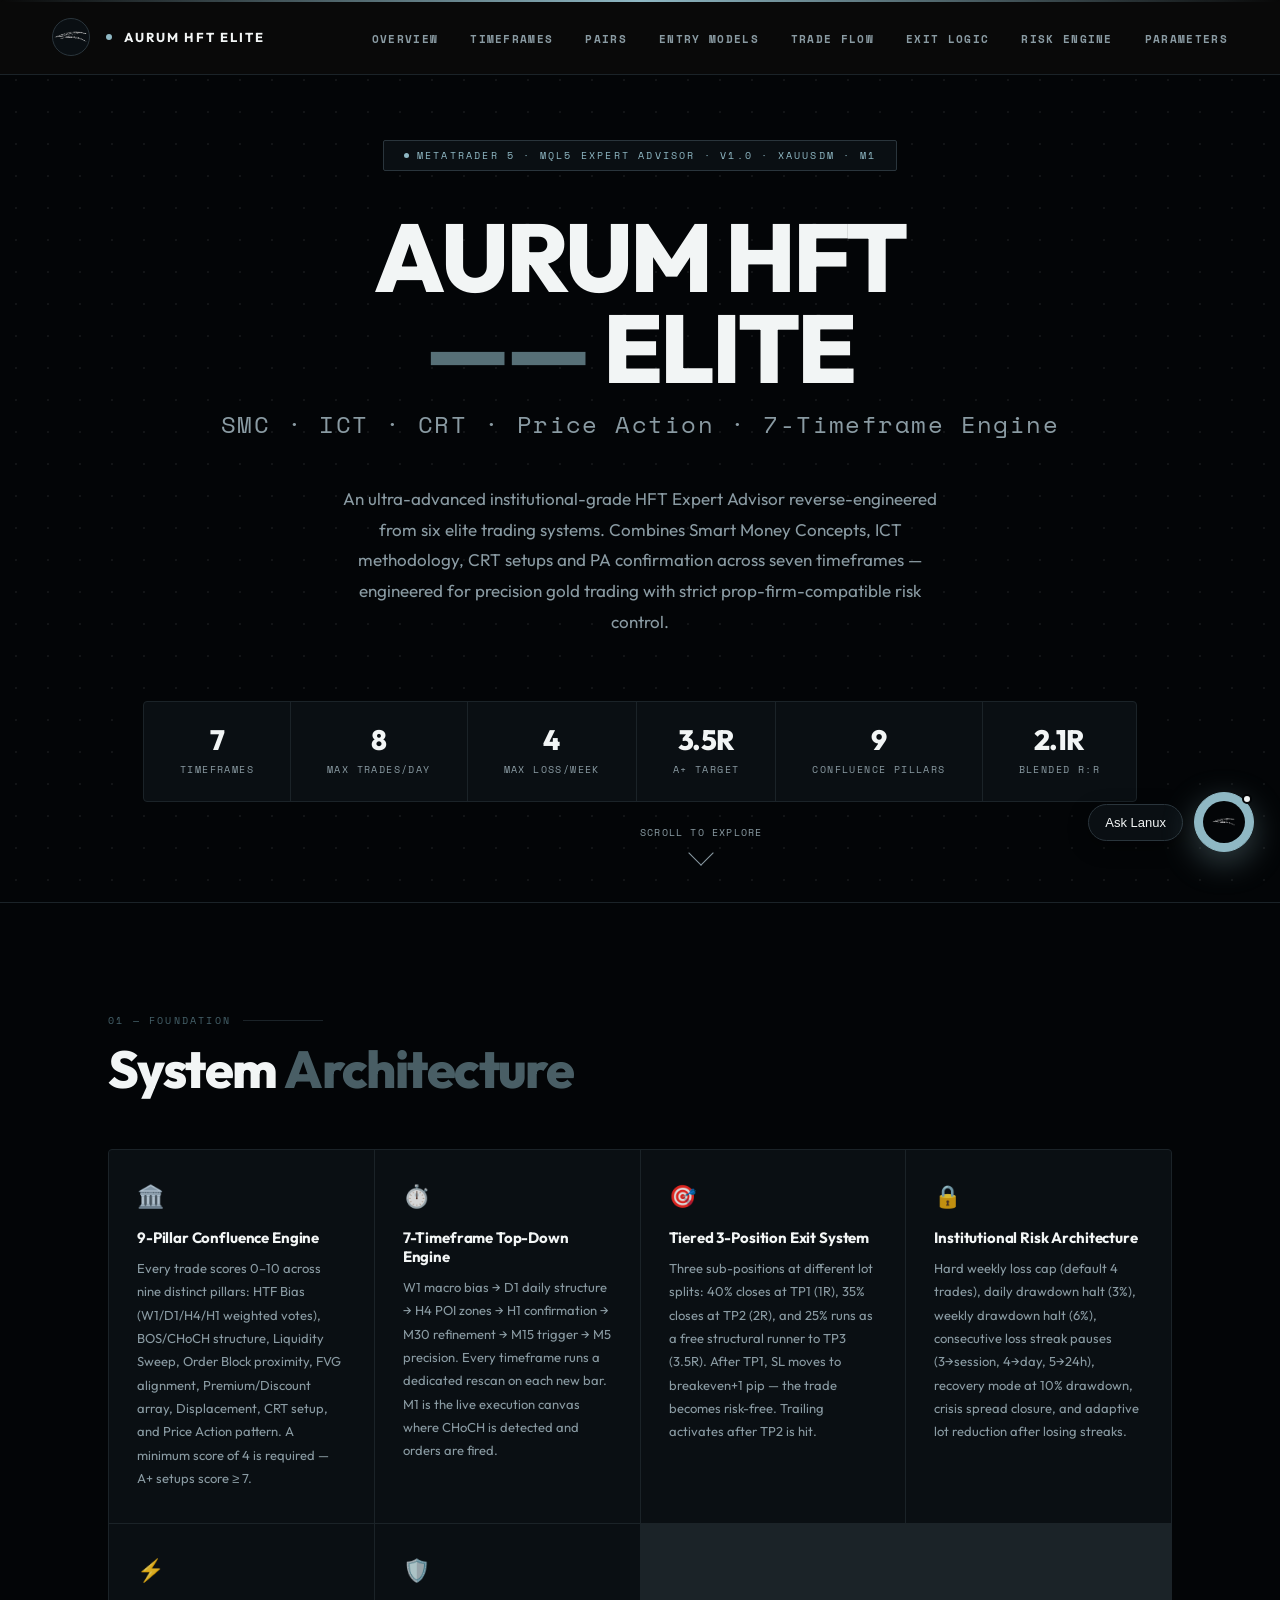
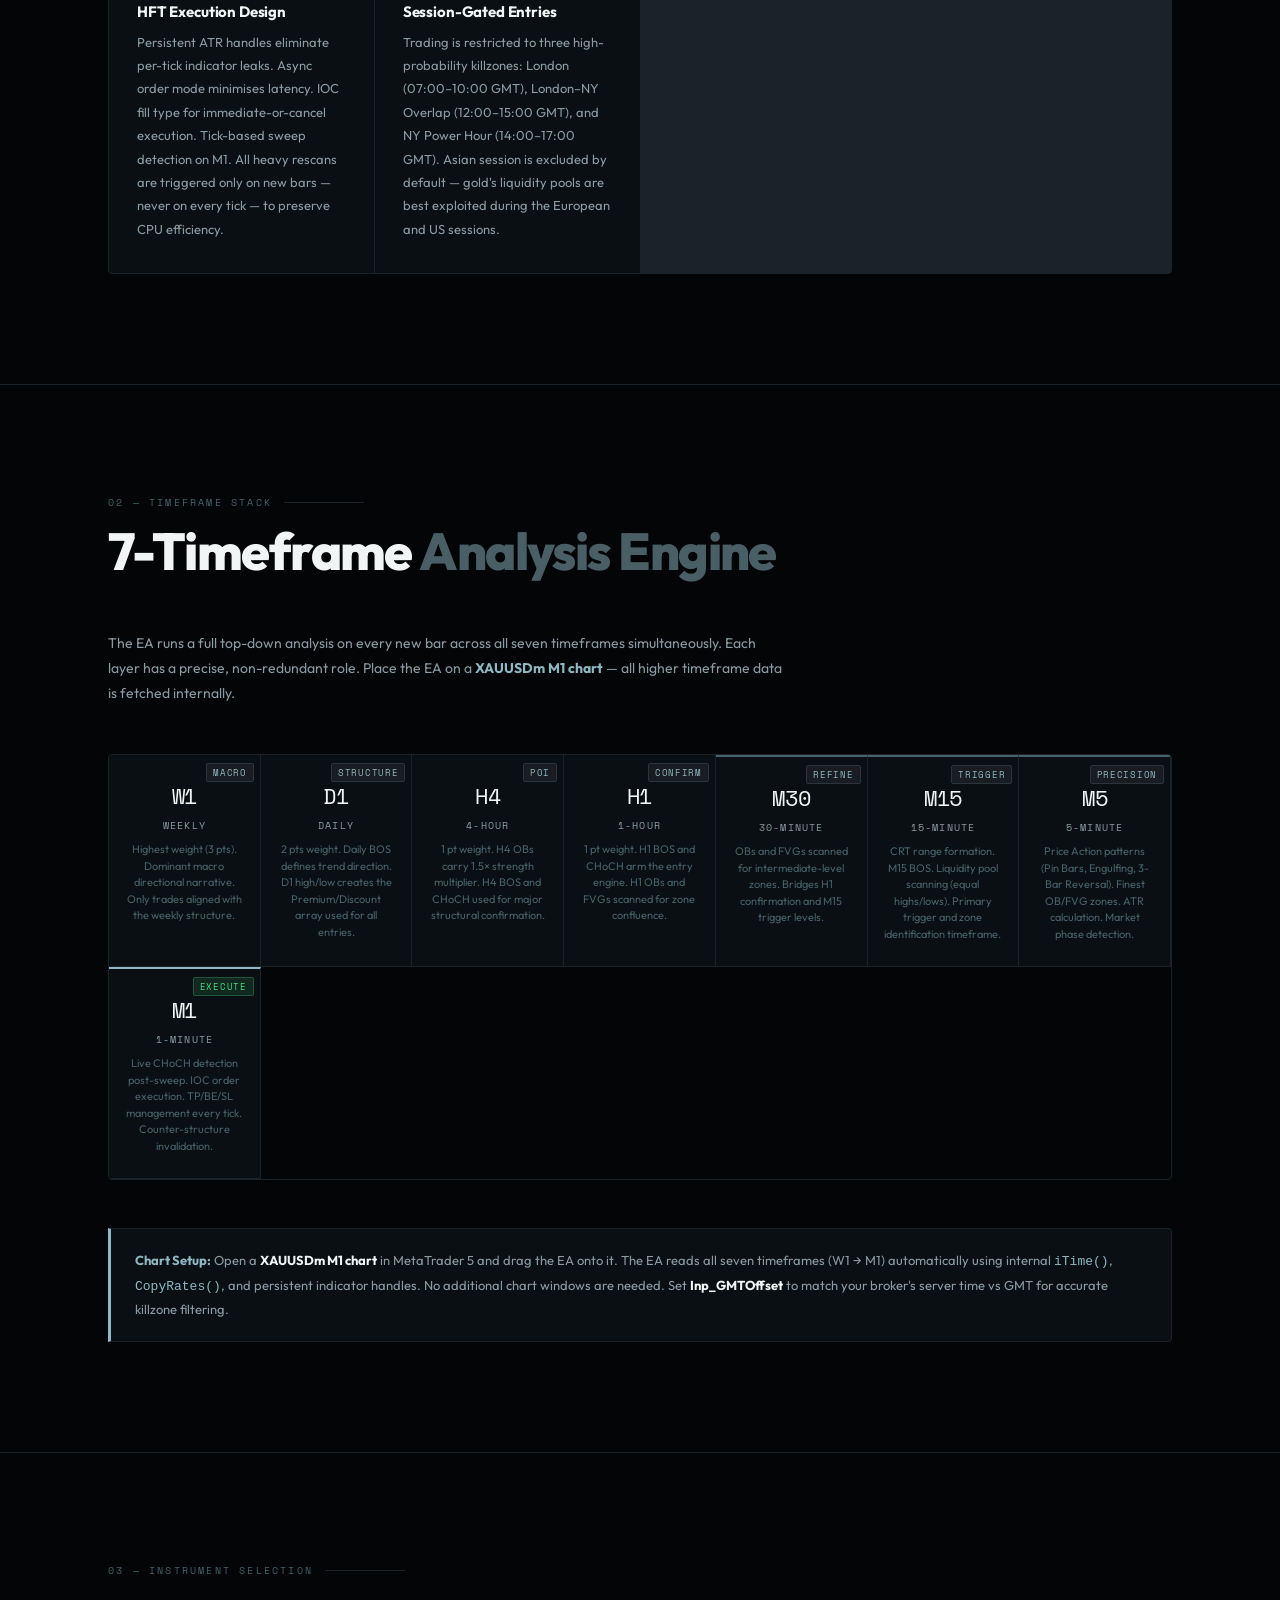
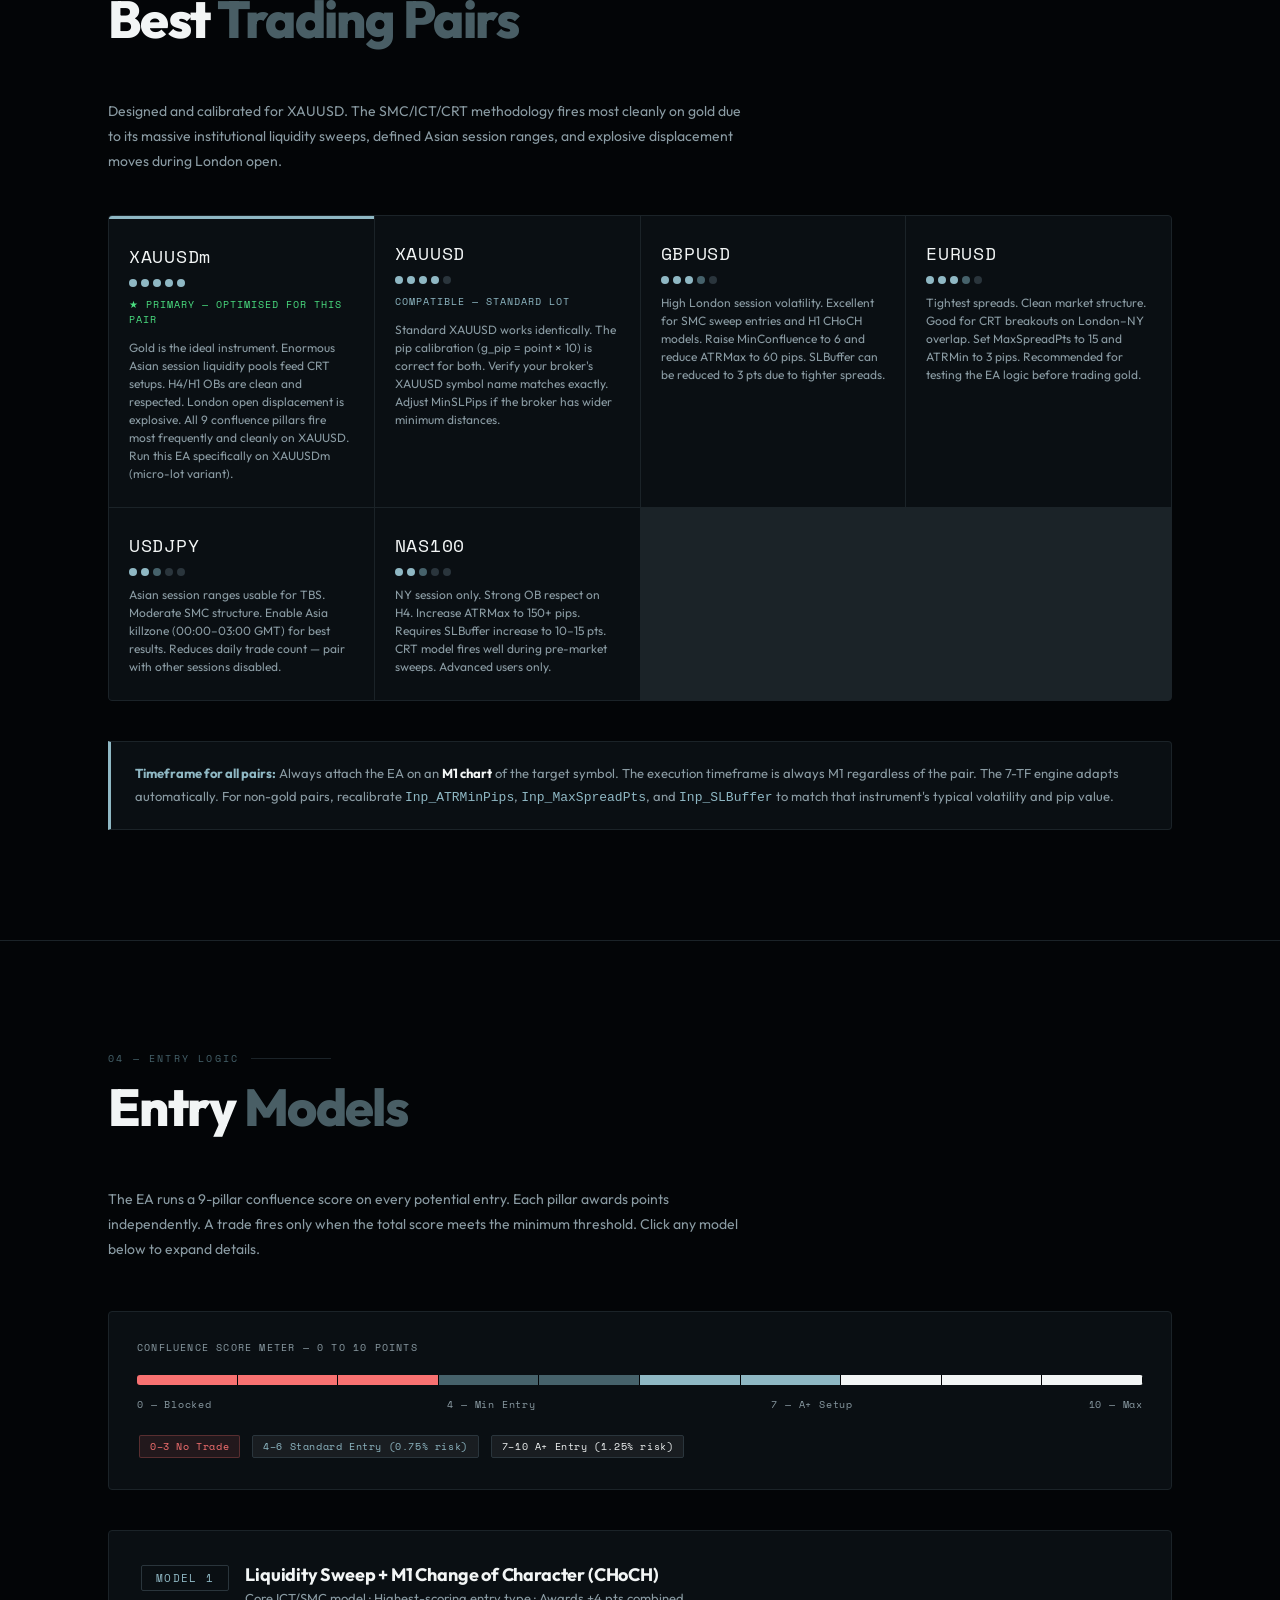
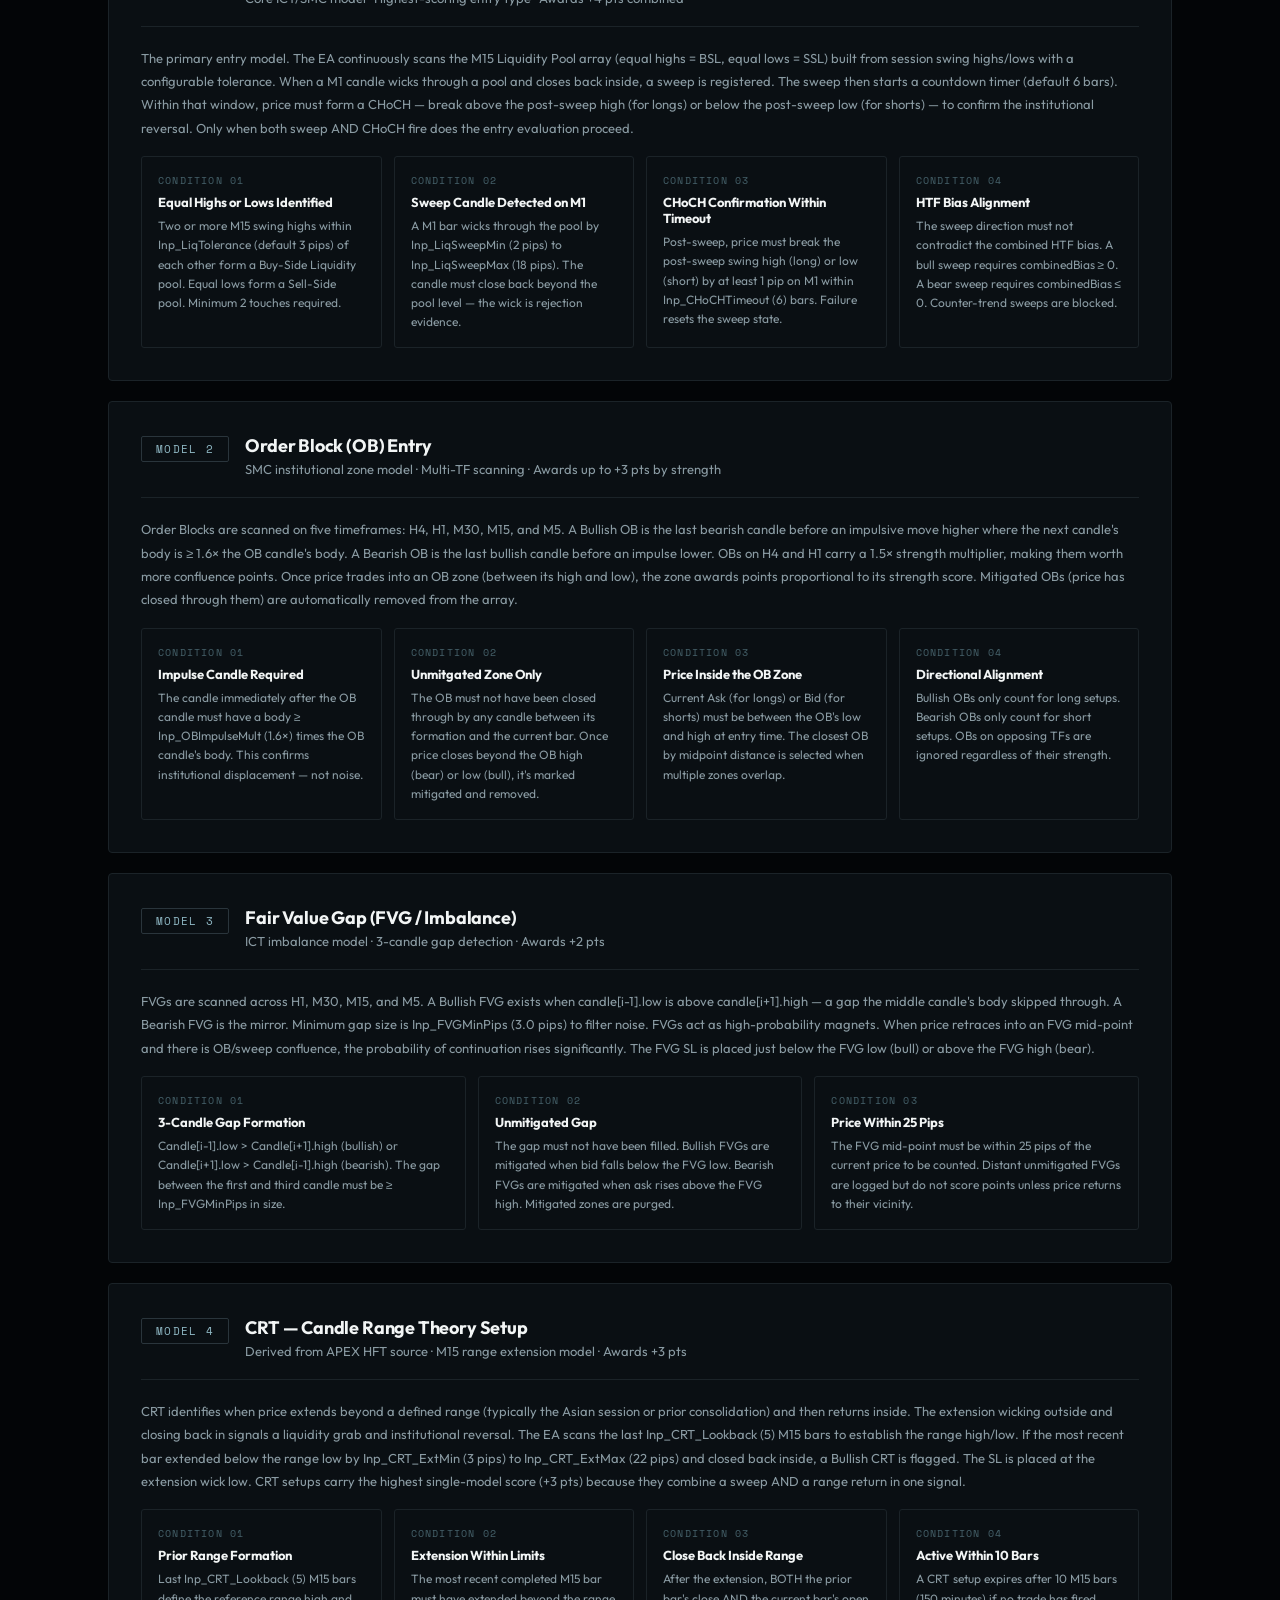
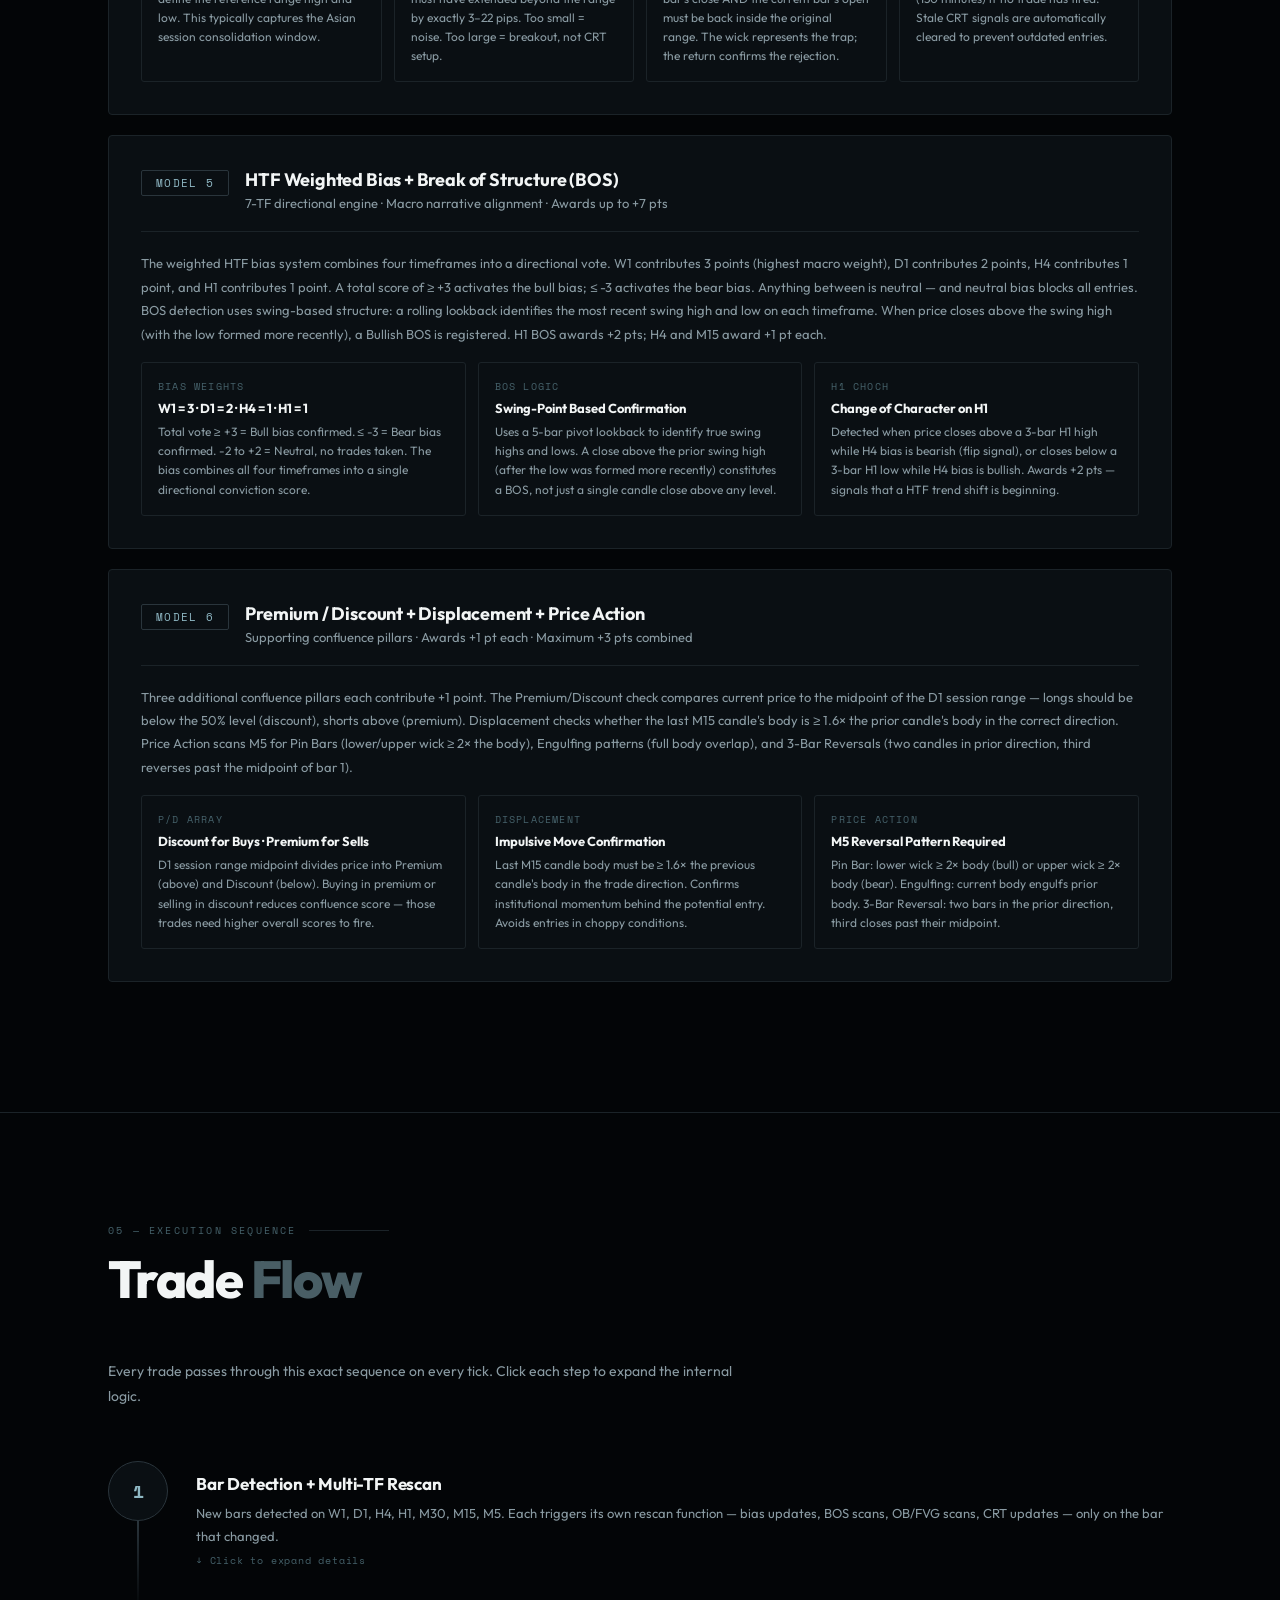
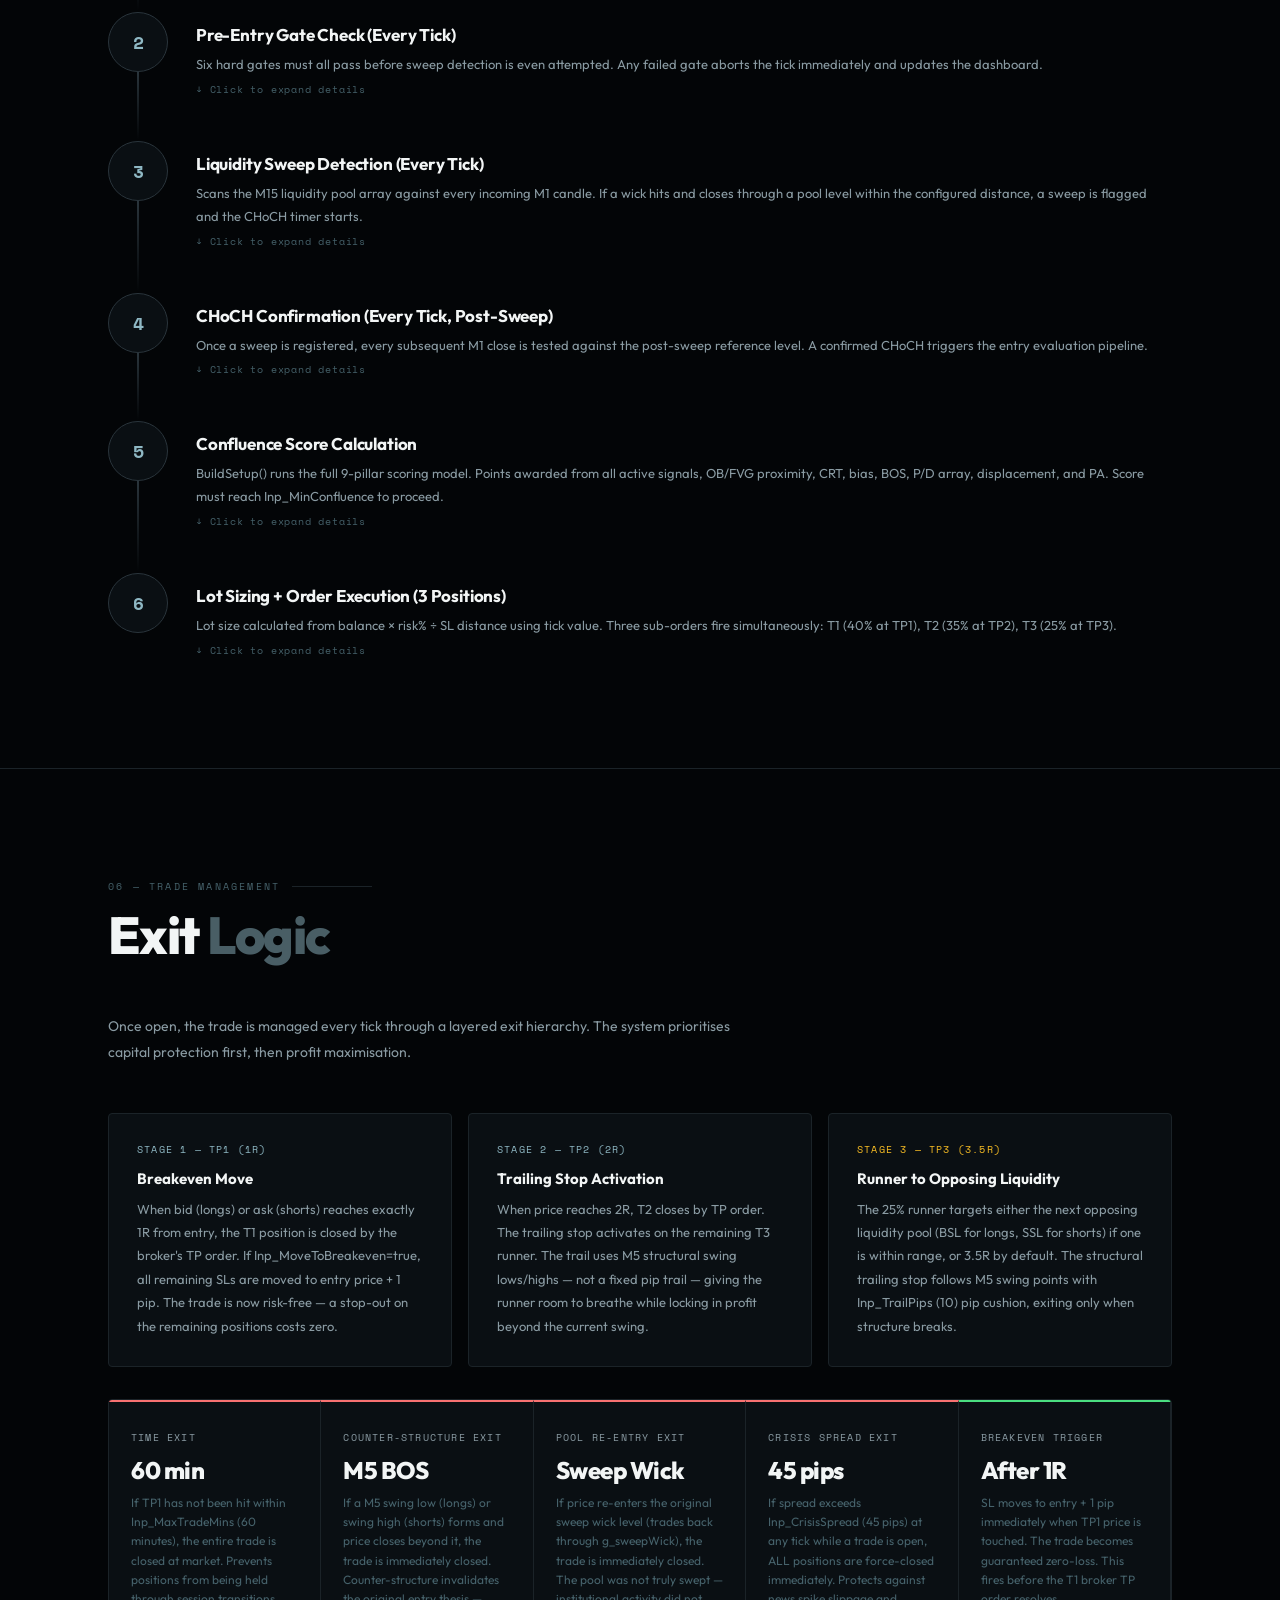
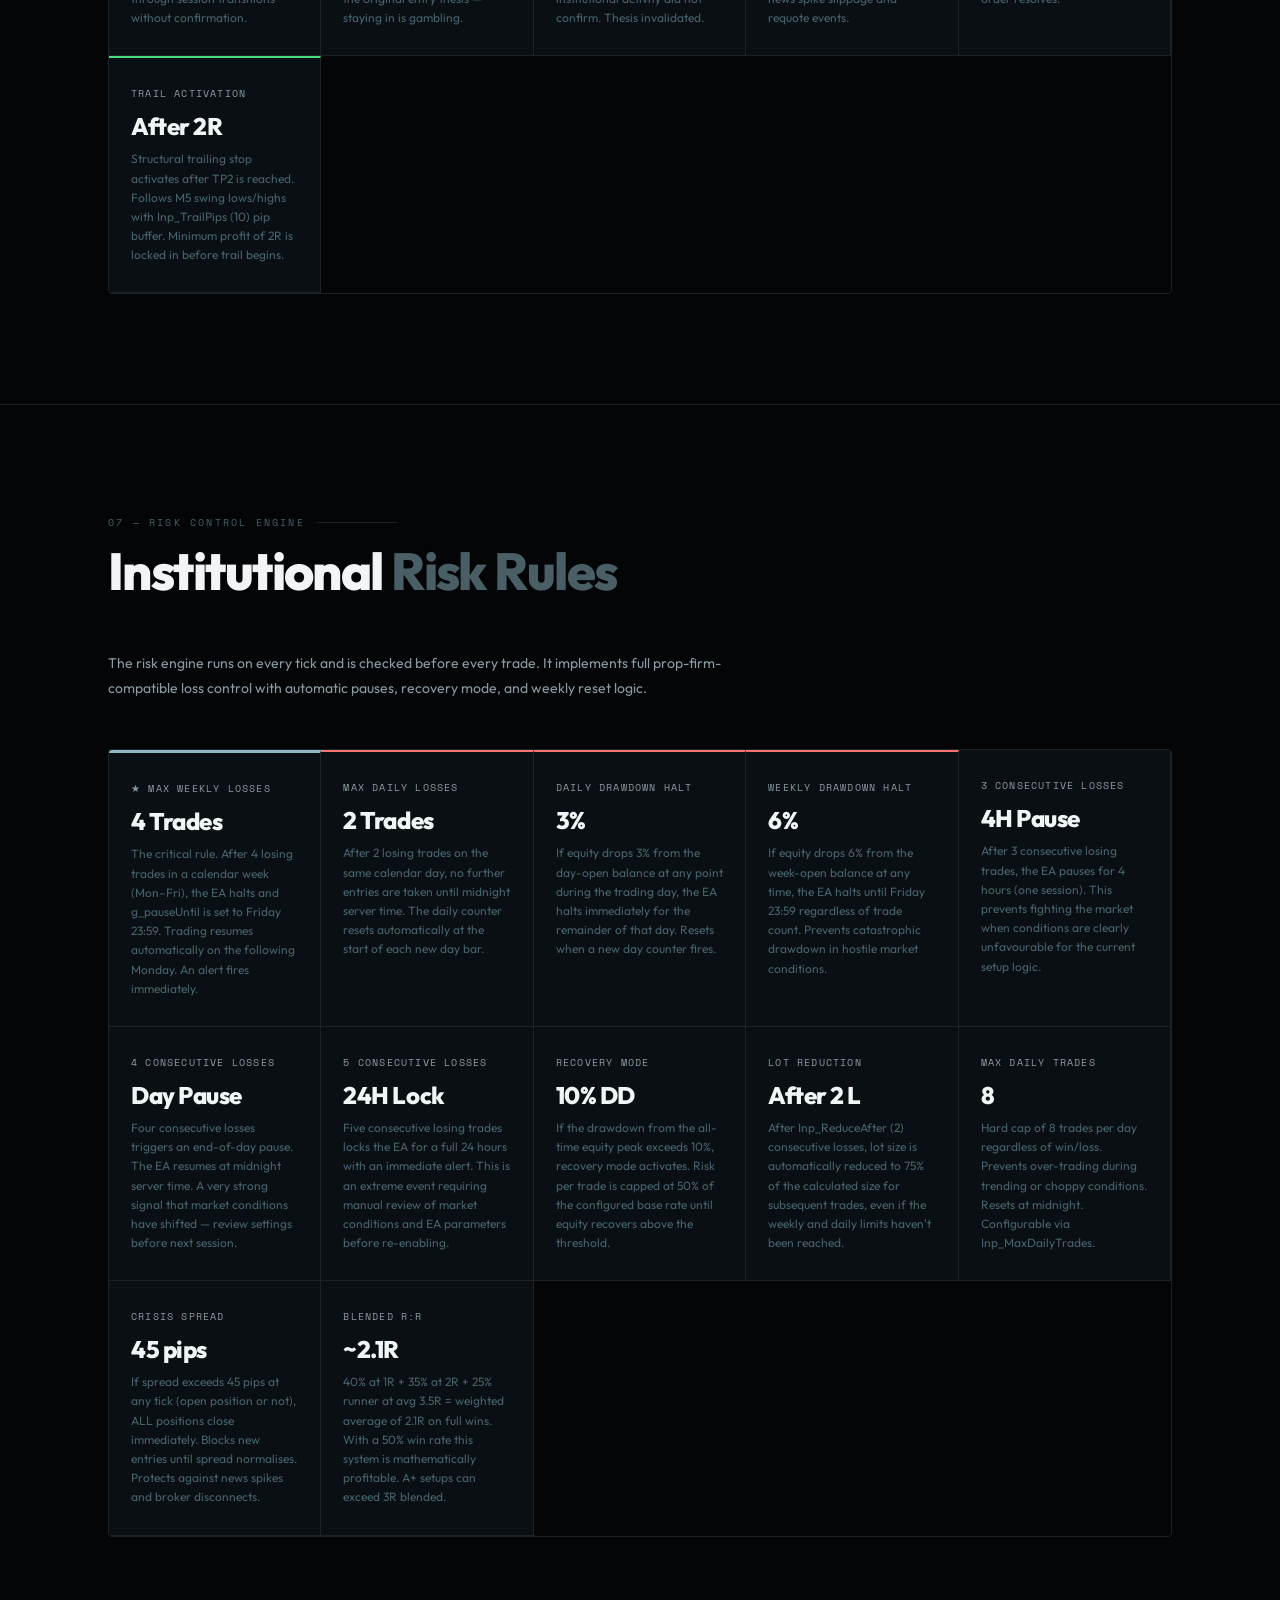
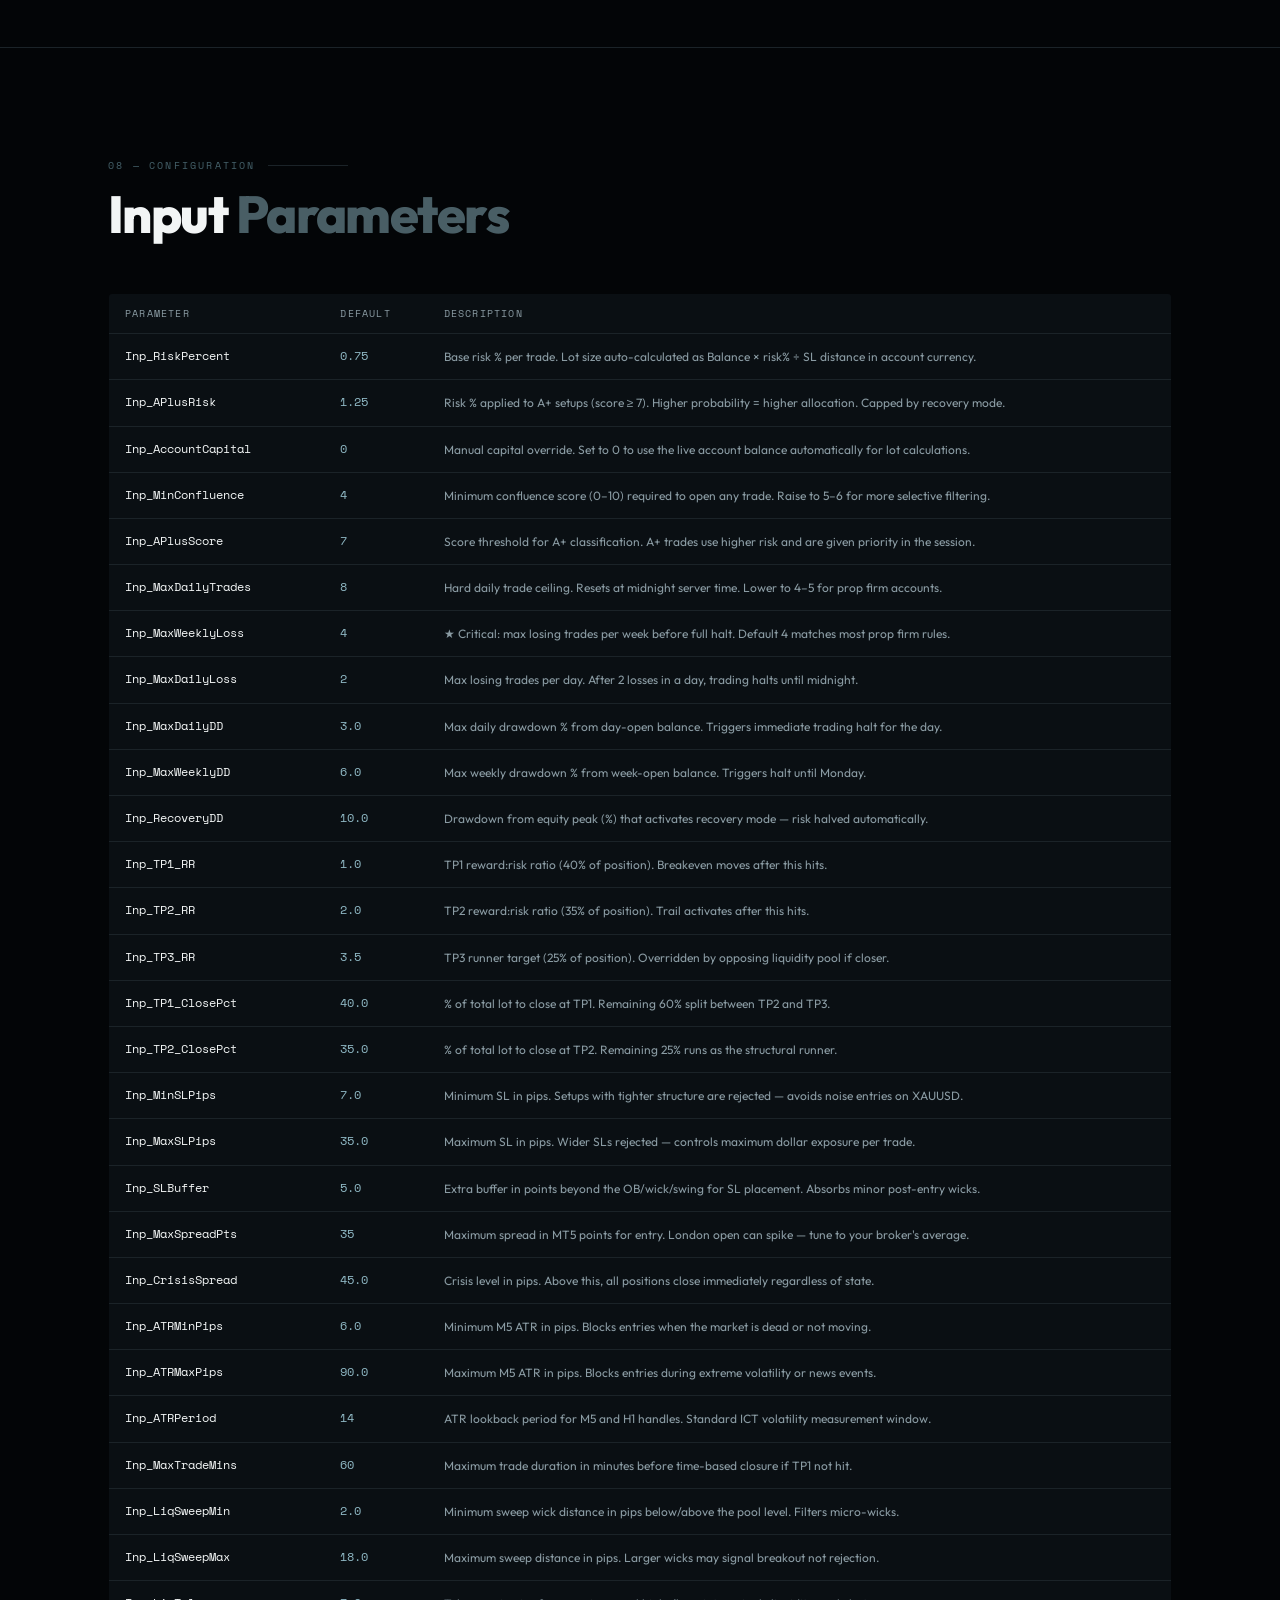
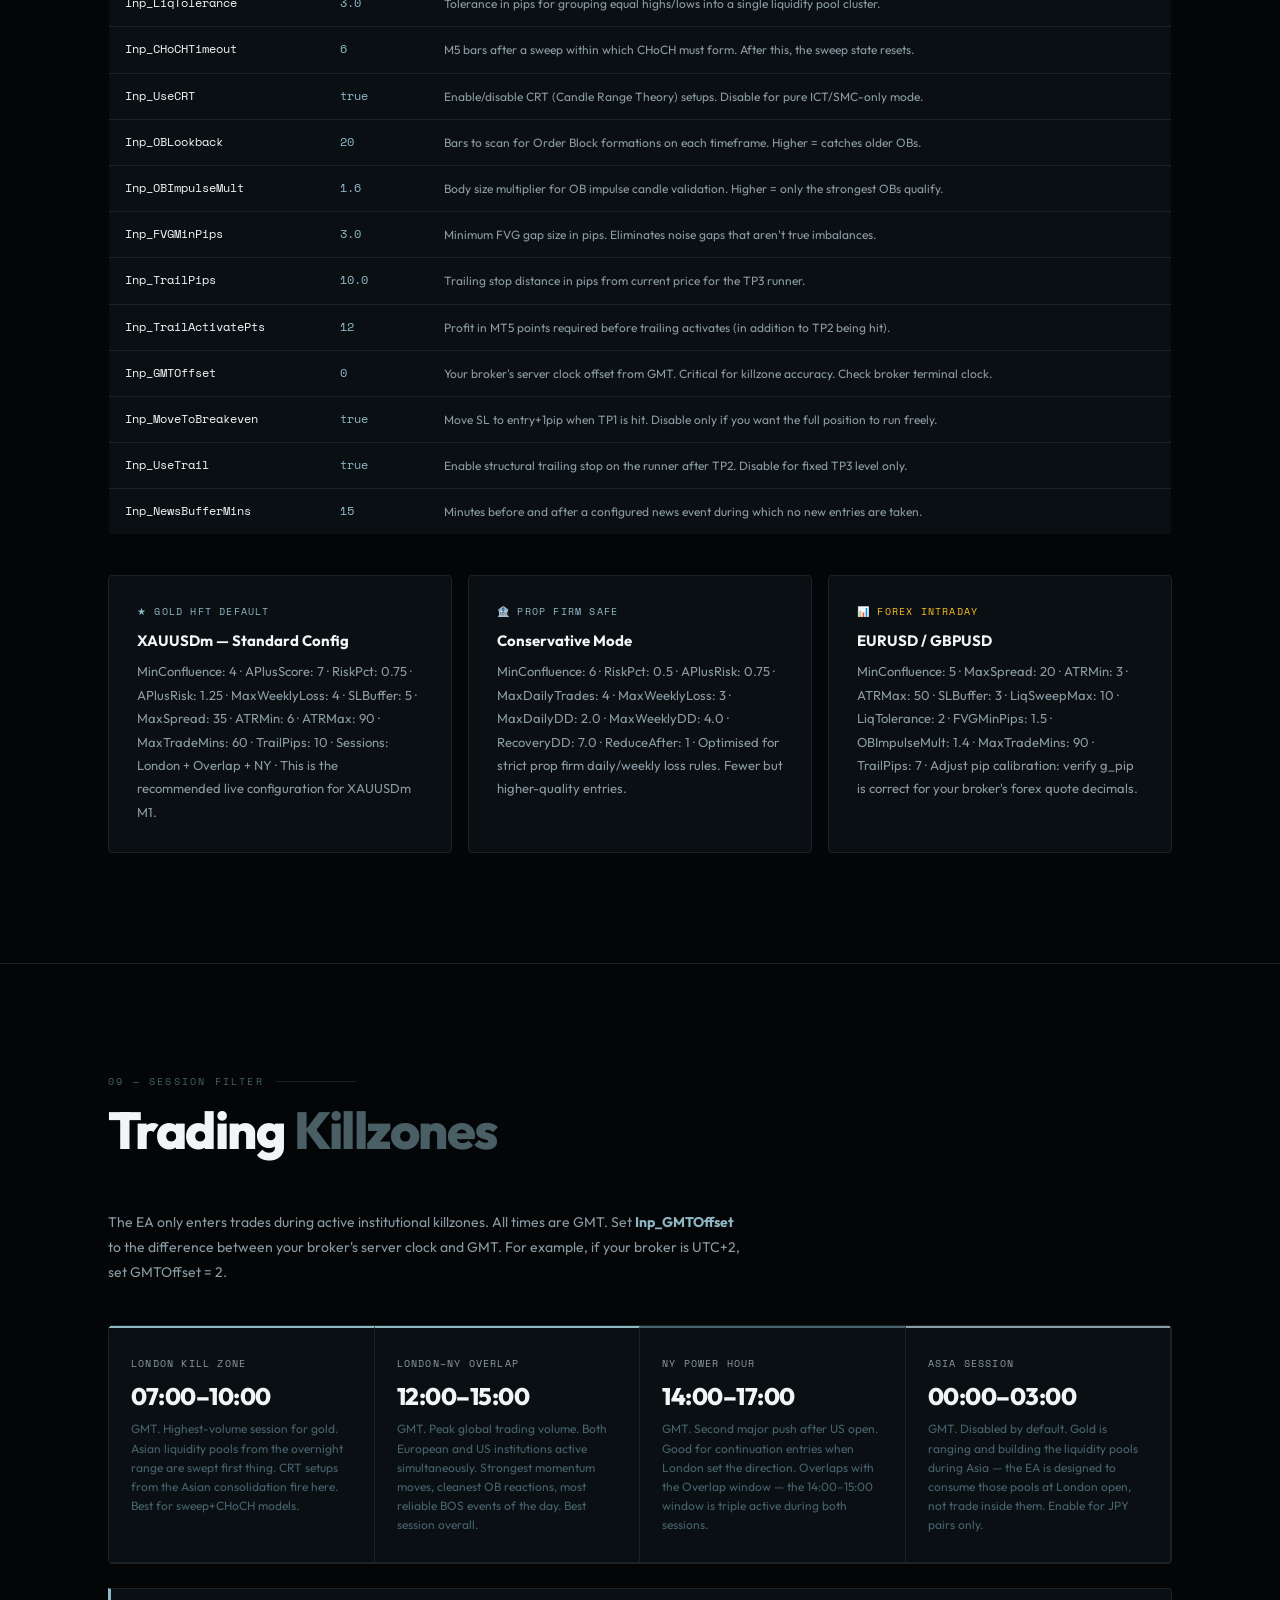
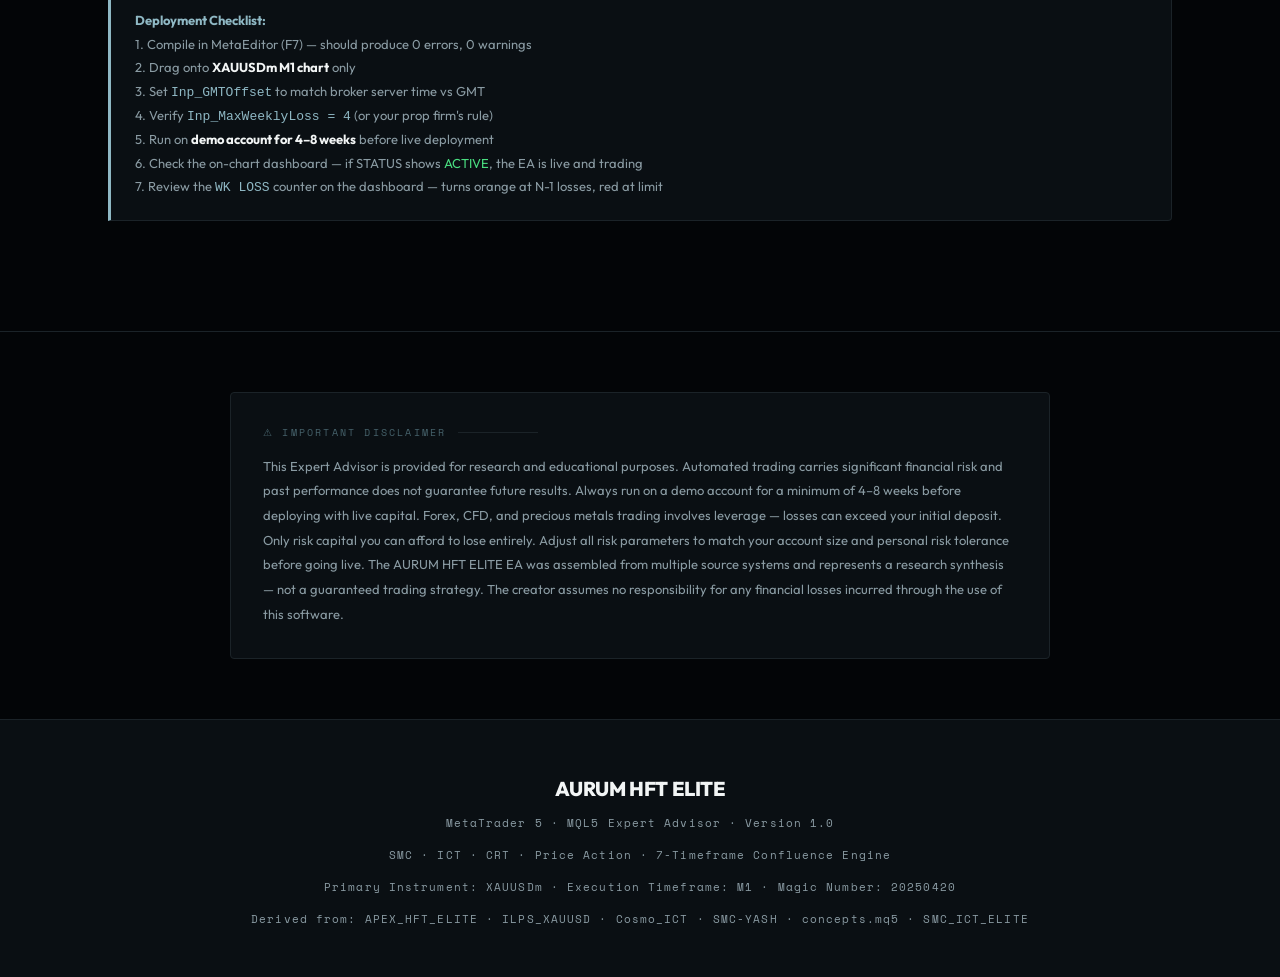
<file: ea/aurum.html>
<!DOCTYPE html>
<html lang="en">
<head>
<meta charset="UTF-8"/>
<meta name="viewport" content="width=device-width, initial-scale=1.0"/>
<title>AURUM HFT ELITE v1.0 — Strategy Overview</title>
<link rel="preconnect" href="https://fonts.googleapis.com"/>
<link rel="preconnect" href="https://fonts.gstatic.com" crossorigin/>
<link href="https://fonts.googleapis.com/css2?family=Space+Mono:wght@400;700&family=Outfit:wght@200;300;400;500;600&display=swap" rel="stylesheet"/>
<link rel="icon" href="assets/logo.png" type="image/png"/>
<style>

/* Wordmark display face — matches main NUKRAX site */
@font-face{
  font-family:'NKX Display';
  src:url('../assets/fonts/nukrax-display.woff2') format('woff2'),
      url('../assets/fonts/nukrax-display.otf') format('opentype');
  font-weight:400;
  font-style:normal;
  font-display:swap;
}

  :root {
    --bg:         #030507;
    --surface:    #0A0F13;
    --surface2:   #0A0F13;
    --border:     #1B2328;
    --border2:    #2A353C;
    --silver:     #8FB8C4;
    --silver-dim: #46626B;
    --silver-hi:  #F2F5F5;
    --green:      #4ade80;
    --red:        #f87171;
    --amber:      #fbbf24;
    --card:       #0A0F13;
    --text:       #D3DBDD;
    --muted:      #8A9BA3;
    --premium:    #46626B;
  }

  *, *::before, *::after { box-sizing: border-box; margin: 0; padding: 0; }
  html { scroll-behavior: smooth; }

  body {
    background: var(--bg);
    color: var(--text);
    font-family: 'Outfit', sans-serif;
    min-height: 100vh;
    overflow-x: hidden;
  }

  body::before {
    content: '';
    position: fixed;
    inset: 0;
    background-image: radial-gradient(circle, rgba(160,160,160,0.1) 1px, transparent 1px);
    background-size: 32px 32px;
    pointer-events: none;
    z-index: 0;
  }

  body::after {
    content: '';
    position: fixed;
    top: 0; left: 0; right: 0;
    height: 2px;
    background: linear-gradient(90deg, transparent, var(--silver), transparent);
    z-index: 200;
  }

  /* ── NAV ── */
  nav {
    position: fixed;
    top: 0; left: 0; right: 0;
    z-index: 100;
    display: flex;
    align-items: center;
    justify-content: space-between;
    padding: 18px 52px;
    background: rgba(10,10,10,0.92);
    backdrop-filter: blur(16px);
    border-bottom: 1px solid var(--border);
  }

  .nav-logo-container {
    display: flex;
    align-items: center;
    gap: 16px;
  }
  
  .nav-logo-img {
    width: 38px;
    height: 38px;
    border-radius: 50%;
    overflow: hidden;
    background: var(--surface);
    border: 1px solid var(--border2);
    display: flex;
    align-items: center;
    justify-content: center;
    transition: all 0.3s ease;
  }
  
  .nav-logo-img:hover {
    border-color: var(--silver-dim);
    box-shadow: 0 0 16px rgba(160,160,160,0.1);
  }
  
  .nav-logo-img img {
    width: 100%;
    height: 100%;
    object-fit: cover;
  }

  .nav-logo {
    display: flex;
    align-items: center;
    gap: 12px;
    font-size: 13px;
    font-weight: 700;
    letter-spacing: 0.16em;
    color: var(--silver-hi);
    text-transform: uppercase;
    text-decoration: none;
    cursor: pointer;
  }

  .nav-dot {
    width: 6px; height: 6px;
    border-radius: 50%;
    background: var(--silver);
    animation: pulse 2s ease-in-out infinite;
  }

  @keyframes pulse { 0%,100%{opacity:1;} 50%{opacity:0.3;} }

  .nav-links { display: flex; gap: 32px; list-style: none; }

  .nav-links a {
    color: var(--muted);
    text-decoration: none;
    font-size: 11px;
    font-weight: 600;
    letter-spacing: 0.12em;
    text-transform: uppercase;
    transition: color .2s;
    font-family: 'Space Mono', monospace;
  }
  .nav-links a:hover { color: var(--silver); }

  /* ── HERO ── */
  .hero {
    position: relative;
    z-index: 1;
    min-height: 100vh;
    display: flex;
    flex-direction: column;
    align-items: center;
    justify-content: center;
    text-align: center;
    padding: 140px 24px 100px;
  }

  .hero-tag {
    display: inline-flex;
    align-items: center;
    gap: 8px;
    font-family: 'Space Mono', monospace;
    font-size: 10px;
    letter-spacing: 0.22em;
    color: var(--silver);
    text-transform: uppercase;
    border: 1px solid var(--border2);
    padding: 7px 20px;
    border-radius: 2px;
    margin-bottom: 40px;
    animation: fadeUp .6s ease both;
    background: var(--surface);
  }

  .hero-tag::before {
    content: '';
    width: 5px; height: 5px;
    border-radius: 50%;
    background: var(--silver);
    flex-shrink: 0;
    animation: pulse 2s ease-in-out infinite;
  }

  .hero h1 {
    font-size: clamp(48px, 8vw, 96px);
    font-weight: 800;
    line-height: 0.95;
    letter-spacing: -0.03em;
    margin-bottom: 12px;
    animation: fadeUp .7s ease both;
    color: var(--silver-hi);
  }

  .hero h1 .accent { color: var(--silver); opacity: 0.6; }
  .hero h1 .sub-title {
    display: block;
    font-size: clamp(14px, 2.2vw, 24px);
    font-weight: 400;
    color: var(--muted);
    letter-spacing: 0.06em;
    margin-top: 20px;
    font-family: 'Space Mono', monospace;
  }

  .hero-desc {
    font-size: clamp(14px, 1.8vw, 17px);
    color: var(--muted);
    max-width: 600px;
    line-height: 1.8;
    margin: 36px 0 64px;
    animation: fadeUp .8s ease both;
    font-weight: 400;
  }

  .hero-stats {
    display: flex;
    animation: fadeUp .9s ease both;
    border: 1px solid var(--border);
    border-radius: 4px;
    overflow: hidden;
    background: var(--surface);
  }

  .stat {
    text-align: center;
    padding: 24px 36px;
    border-right: 1px solid var(--border);
  }
  .stat:last-child { border-right: none; }

  .stat-val {
    font-size: 28px;
    font-weight: 800;
    color: var(--silver-hi);
    line-height: 1;
    letter-spacing: -0.02em;
  }

  .stat-label {
    font-family: 'Space Mono', monospace;
    font-size: 10px;
    color: var(--muted);
    letter-spacing: 0.14em;
    text-transform: uppercase;
    margin-top: 8px;
  }

  .scroll-hint {
    position: absolute;
    bottom: 40px;
    left: 50%;
    transform: translateX(-50%);
    font-family: 'Space Mono', monospace;
    font-size: 10px;
    color: var(--muted);
    letter-spacing: 0.12em;
    text-transform: uppercase;
    animation: fadeUp 1.2s ease both, scrollBounce 2s ease-in-out 1.5s infinite;
    display: flex;
    flex-direction: column;
    align-items: center;
    gap: 8px;
  }

  @keyframes scrollBounce {
    0%,100%{transform:translateX(-50%) translateY(0);}
    50%{transform:translateX(-50%) translateY(6px);}
  }

  .scroll-arrow {
    width: 18px; height: 18px;
    border-right: 1px solid var(--muted);
    border-bottom: 1px solid var(--muted);
    transform: rotate(45deg);
    margin-top: -4px;
  }

  /* ── SECTIONS ── */
  section {
    position: relative;
    z-index: 1;
    max-width: 1120px;
    margin: 0 auto;
    padding: 110px 28px;
  }

  .section-label {
    font-family: 'Space Mono', monospace;
    font-size: 10px;
    letter-spacing: 0.22em;
    color: var(--silver-dim);
    text-transform: uppercase;
    margin-bottom: 14px;
    display: flex;
    align-items: center;
    gap: 12px;
  }

  .section-label::after {
    content: '';
    flex: 1;
    height: 1px;
    background: var(--border);
    max-width: 80px;
  }

  .section-title {
    font-size: clamp(30px, 4.5vw, 52px);
    font-weight: 800;
    letter-spacing: -0.03em;
    line-height: 1.05;
    margin-bottom: 52px;
    color: var(--silver-hi);
  }
  .section-title span { color: var(--silver); opacity: 0.5; }

  /* ── CARDS ── */
  .cards {
    display: grid;
    grid-template-columns: repeat(auto-fit, minmax(260px, 1fr));
    gap: 1px;
    background: var(--border);
    border: 1px solid var(--border);
    border-radius: 4px;
    overflow: hidden;
  }

  .card {
    background: var(--card);
    padding: 32px 28px;
    transition: background .2s;
  }
  .card:hover { background: var(--surface2); }

  .card-icon { font-size: 22px; margin-bottom: 18px; opacity: 0.85; }

  .card h3 {
    font-size: 15px;
    font-weight: 700;
    margin-bottom: 10px;
    letter-spacing: -0.01em;
    color: var(--silver-hi);
  }

  .card p {
    font-size: 13px;
    color: var(--muted);
    line-height: 1.8;
    font-weight: 400;
  }

  /* ── CARDS PLAIN ── */
  .cards-plain {
    display: grid;
    grid-template-columns: repeat(auto-fit, minmax(280px, 1fr));
    gap: 16px;
  }

  .card-plain {
    background: var(--card);
    border: 1px solid var(--border);
    border-radius: 4px;
    padding: 28px;
    transition: border-color .2s, transform .2s;
  }
  .card-plain:hover { border-color: var(--silver-dim); transform: translateY(-2px); }

  .card-plain h3 {
    font-size: 15px;
    font-weight: 700;
    color: var(--silver-hi);
    margin-bottom: 10px;
  }

  .card-plain p { font-size: 13px; color: var(--muted); line-height: 1.8; }

  /* ── TF GRID ── */
  .tf-grid {
    display: grid;
    grid-template-columns: repeat(auto-fit, minmax(140px, 1fr));
    gap: 0;
    border: 1px solid var(--border);
    border-radius: 4px;
    overflow: hidden;
    margin-bottom: 48px;
  }

  .tf-item {
    background: var(--card);
    padding: 24px 16px;
    border-right: 1px solid var(--border);
    border-bottom: 1px solid var(--border);
    text-align: center;
    position: relative;
    transition: background .2s;
  }
  .tf-item:hover { background: var(--surface2); }

  .tf-item.primary { background: var(--surface2); border-top: 2px solid var(--silver-dim); }
  .tf-item.gold    { background: var(--surface2); border-top: 2px solid var(--silver); }

  .tf-label {
    font-family: 'Space Mono', monospace;
    font-size: 22px;
    font-weight: 500;
    color: var(--silver-hi);
    margin-bottom: 6px;
    letter-spacing: -0.01em;
  }

  .tf-role {
    font-family: 'Space Mono', monospace;
    font-size: 10px;
    color: var(--muted);
    text-transform: uppercase;
    letter-spacing: 0.12em;
    margin-bottom: 8px;
  }

  .tf-desc { font-size: 11px; color: var(--silver-dim); line-height: 1.5; }

  .tf-badge {
    position: absolute;
    top: 8px; right: 6px;
    font-family: 'Space Mono', monospace;
    font-size: 9px;
    letter-spacing: 0.08em;
    padding: 2px 6px;
    border-radius: 2px;
    text-transform: uppercase;
  }

  .badge-exec  { background: rgba(74,222,128,.12); color: var(--green); border: 1px solid rgba(74,222,128,.25); }
  .badge-entry { background: rgba(160,160,160,.1); color: var(--silver); border: 1px solid var(--border2); }
  .badge-bias  { background: rgba(160,160,160,.1); color: var(--silver);   border: 1px solid var(--border2); }

  /* ── FLOW STEPS ── */
  .flow { display: flex; flex-direction: column; gap: 0; }

  .flow-step {
    display: grid;
    grid-template-columns: 60px 1fr;
    gap: 28px;
    position: relative;
    padding-bottom: 44px;
    cursor: pointer;
  }
  .flow-step:last-child { padding-bottom: 0; }

  .flow-step::before {
    content: '';
    position: absolute;
    left: 29px; top: 60px; bottom: 0;
    width: 2px;
    background: linear-gradient(to bottom, var(--border2), transparent);
  }
  .flow-step:last-child::before { display: none; }

  .step-num {
    width: 60px; height: 60px;
    border-radius: 50%;
    border: 1px solid var(--border2);
    display: flex;
    align-items: center;
    justify-content: center;
    font-size: 18px;
    font-weight: 800;
    color: var(--silver);
    flex-shrink: 0;
    background: var(--card);
    transition: background .25s, border-color .25s, color .25s;
    font-family: 'Space Mono', monospace;
  }

  .flow-step:hover .step-num {
    background: var(--silver-hi);
    color: var(--bg);
    border-color: var(--silver-hi);
  }

  .step-content { padding-top: 12px; }
  .step-content h3 {
    font-size: 17px; font-weight: 700;
    margin-bottom: 8px; color: var(--silver-hi);
    letter-spacing: -0.01em;
  }
  .step-content p { font-size: 13px; color: var(--muted); line-height: 1.75; }

  .step-detail {
    display: none;
    margin-top: 16px;
    padding: 20px 24px;
    background: var(--surface);
    border: 1px solid var(--border);
    border-left: 2px solid var(--silver-dim);
    border-radius: 0 4px 4px 0;
    font-size: 13px;
    color: var(--text);
    line-height: 1.8;
    font-family: 'Space Mono', monospace;
    font-weight: 400;
  }
  .step-detail.open { display: block; animation: slideDown .25s ease; }

  .hint {
    font-family: 'Space Mono', monospace;
    font-size: 10px;
    color: var(--silver-dim);
    letter-spacing: 0.08em;
    margin-top: 6px;
  }

  /* ── TAGS ── */
  .tag {
    display: inline-block;
    font-family: 'Space Mono', monospace;
    font-size: 10px;
    padding: 3px 10px;
    border-radius: 2px;
    margin: 3px 2px;
    letter-spacing: 0.06em;
  }
  .tag-gold   { background: rgba(160,160,160,.1); color: var(--silver-hi); border: 1px solid var(--border2); }
  .tag-green  { background: rgba(74,222,128,.1); color: var(--green); border: 1px solid rgba(74,222,128,.25); }
  .tag-red    { background: rgba(248,113,113,.1); color: var(--red); border: 1px solid rgba(248,113,113,.25); }
  .tag-silver { background: rgba(160,160,160,.1); color: var(--silver); border: 1px solid var(--border2); }
  .tag-amber  { background: rgba(251,191,36,.1); color: var(--amber); border: 1px solid rgba(251,191,36,.25); }
  .tag-blue   { background: rgba(96,165,250,.1); color: var(--blue); border: 1px solid rgba(96,165,250,.25); }

  /* ── RISK GRID ── */
  .risk-grid {
    display: grid;
    grid-template-columns: repeat(auto-fit, minmax(200px, 1fr));
    gap: 0;
    border: 1px solid var(--border);
    border-radius: 4px;
    overflow: hidden;
  }

  .risk-item {
    background: var(--card);
    border-right: 1px solid var(--border);
    border-bottom: 1px solid var(--border);
    padding: 28px 22px;
    transition: background .2s;
  }
  .risk-item:hover { background: var(--surface2); }

  .risk-item-label {
    font-family: 'Space Mono', monospace;
    font-size: 10px;
    color: var(--muted);
    letter-spacing: 0.12em;
    text-transform: uppercase;
    margin-bottom: 10px;
  }

  .risk-item-val {
    font-size: 24px;
    font-weight: 800;
    color: var(--silver-hi);
    letter-spacing: -0.02em;
    margin-bottom: 8px;
  }

  .risk-item-desc {
    font-size: 12px;
    color: var(--silver-dim);
    line-height: 1.6;
    font-weight: 400;
  }

  /* ── PAIRS GRID ── */
  .pairs-grid {
    display: grid;
    grid-template-columns: repeat(auto-fit, minmax(220px, 1fr));
    gap: 1px;
    background: var(--border);
    border: 1px solid var(--border);
    border-radius: 4px;
    overflow: hidden;
    margin-bottom: 40px;
  }

  .pair-item {
    background: var(--card);
    padding: 24px 20px;
    display: flex;
    flex-direction: column;
    gap: 6px;
    transition: background .2s;
  }
  .pair-item:hover { background: var(--surface2); }
  .pair-item.top { border-top: 3px solid var(--silver); }

  .pair-name {
    font-family: 'Space Mono', monospace;
    font-size: 18px;
    font-weight: 500;
    color: var(--silver-hi);
    letter-spacing: 0.04em;
  }

  .pair-rating { display: flex; gap: 4px; margin: 4px 0; }
  .pair-dot { width: 8px; height: 8px; border-radius: 50%; background: var(--border2); }
  .pair-dot.filled { background: var(--silver); }
  .pair-dot.half   { background: var(--silver-dim); }

  .pair-desc { font-size: 12px; color: var(--muted); line-height: 1.5; }

  /* ── ENTRY MODEL BLOCKS ── */
  .model-block {
    background: var(--card);
    border: 1px solid var(--border);
    border-radius: 4px;
    padding: 32px;
    margin-bottom: 20px;
    transition: border-color .2s;
  }
  .model-block:hover { border-color: var(--border2); }

  .model-header {
    display: flex;
    align-items: flex-start;
    gap: 16px;
    margin-bottom: 20px;
    padding-bottom: 20px;
    border-bottom: 1px solid var(--border);
  }

  .model-tag {
    font-family: 'Space Mono', monospace;
    font-size: 11px;
    letter-spacing: 0.12em;
    padding: 4px 14px;
    border-radius: 2px;
    border: 1px solid var(--border2);
    color: var(--silver);
    background: var(--surface);
    text-transform: uppercase;
    white-space: nowrap;
    flex-shrink: 0;
    margin-top: 2px;
  }

  .model-title {
    font-size: 18px;
    font-weight: 700;
    color: var(--silver-hi);
    letter-spacing: -0.01em;
  }
  .model-subtitle { font-size: 13px; color: var(--muted); font-weight: 400; margin-top: 4px; }

  .model-conditions {
    display: grid;
    grid-template-columns: repeat(auto-fit, minmax(220px, 1fr));
    gap: 12px;
    margin-top: 16px;
  }

  .condition {
    background: var(--surface);
    border: 1px solid var(--border);
    border-radius: 3px;
    padding: 16px;
  }

  .condition-num {
    font-family: 'Space Mono', monospace;
    font-size: 10px;
    color: var(--silver-dim);
    letter-spacing: 0.12em;
    margin-bottom: 6px;
    text-transform: uppercase;
  }

  .condition-title { font-size: 13px; font-weight: 700; color: var(--silver-hi); margin-bottom: 6px; }
  .condition-desc  { font-size: 12px; color: var(--muted); line-height: 1.6; }

  /* ── SCORE BAR ── */
  .score-bar-wrap {
    background: var(--surface);
    border: 1px solid var(--border);
    border-radius: 4px;
    padding: 28px;
    margin-bottom: 40px;
  }

  .score-bar-label {
    font-family: 'Space Mono', monospace;
    font-size: 10px;
    color: var(--muted);
    letter-spacing: 0.12em;
    text-transform: uppercase;
    margin-bottom: 20px;
  }

  .score-levels {
    display: flex;
    border-radius: 3px;
    overflow: hidden;
    height: 10px;
    margin-bottom: 12px;
  }

  .score-seg { flex: 1; background: var(--border); border-right: 1px solid var(--bg); }
  .score-seg.active-low  { background: var(--red); }
  .score-seg.active-mid  { background: var(--silver-dim); }
  .score-seg.active-high { background: var(--silver); }
  .score-seg.active-top  { background: var(--silver-hi); }

  .score-labels {
    display: flex;
    justify-content: space-between;
    font-family: 'Space Mono', monospace;
    font-size: 10px;
    color: var(--muted);
    letter-spacing: 0.08em;
  }

  /* ── PARAMS TABLE ── */
  .params-table {
    width: 100%;
    border-collapse: collapse;
    font-size: 13px;
    border: 1px solid var(--border);
    border-radius: 4px;
    overflow: hidden;
  }

  .params-table th {
    text-align: left;
    padding: 12px 16px;
    font-family: 'Space Mono', monospace;
    font-size: 10px;
    letter-spacing: 0.12em;
    text-transform: uppercase;
    color: var(--muted);
    background: var(--surface);
    border-bottom: 1px solid var(--border);
    font-weight: 500;
  }

  .params-table td {
    padding: 13px 16px;
    border-bottom: 1px solid var(--border);
    font-weight: 400;
    vertical-align: top;
    background: var(--card);
  }

  .params-table tr:last-child td { border-bottom: none; }
  .params-table tr:hover td { background: var(--surface2); }

  .params-table td:first-child {
    font-family: 'Space Mono', monospace;
    font-size: 12px;
    color: var(--silver-hi);
    white-space: nowrap;
  }

  .params-table td:nth-child(2) {
    font-family: 'Space Mono', monospace;
    font-size: 12px;
    color: var(--silver);
    white-space: nowrap;
  }

  .params-table td:nth-child(3) { color: var(--muted); font-size: 12px; line-height: 1.6; }

  /* ── DIVIDER ── */
  .divider { border: none; border-top: 1px solid var(--border); margin: 0; position: relative; z-index: 1; }

  /* ── FOOTER ── */
  footer {
    position: relative; z-index: 1;
    text-align: center;
    padding: 56px 24px;
    border-top: 1px solid var(--border);
    font-family: 'Space Mono', monospace;
    font-size: 11px;
    color: var(--muted);
    letter-spacing: 0.1em;
    background: var(--surface);
  }

  .footer-logo {
    font-size: 20px;
    font-weight: 800;
    color: var(--silver-hi);
    letter-spacing: -0.02em;
    font-family: 'Outfit', sans-serif;
    margin-bottom: 14px;
  }

  /* ── ANIMATIONS ── */
  @keyframes fadeUp {
    from { opacity:0; transform: translateY(28px); }
    to   { opacity:1; transform: translateY(0); }
  }

  @keyframes slideDown {
    from { opacity:0; transform: translateY(-8px); }
    to   { opacity:1; transform: translateY(0); }
  }

  .reveal {
    opacity: 0;
    transform: translateY(28px);
    transition: opacity .65s ease, transform .65s ease;
  }
  .reveal.visible { opacity: 1; transform: none; }

  /* ── INFO BOX ── */
  .info-box {
    background: var(--surface);
    border: 1px solid var(--border);
    border-left: 3px solid var(--silver);
    border-radius: 0 4px 4px 0;
    padding: 20px 24px;
    margin-top: 24px;
    font-size: 13px;
    color: var(--muted);
    line-height: 1.8;
  }

  /* ── SCROLLBAR ── */
  ::-webkit-scrollbar { width: 5px; }
  ::-webkit-scrollbar-track { background: var(--bg); }
  ::-webkit-scrollbar-thumb { background: var(--border2); border-radius: 3px; }

  @media(max-width:640px) {
    nav { padding: 16px 20px; }
    .nav-links { display: none; }
    .hero-stats { flex-direction: column; }
    .stat { border-right: none; border-bottom: 1px solid var(--border); }
  }
</style>
</head>
<body>

<!-- NAV -->
<nav>
  <div class="nav-logo-container">
    <a href="../index.html" class="nav-logo-img">
      <img src="../assets/logo.png" alt="NUKRAX Logo">
    </a>
    <a href="../index.html" class="nav-logo">
      <div class="nav-dot"></div>
      AURUM HFT ELITE
    </a>
  </div>
  <ul class="nav-links">
    <li><a href="#overview">Overview</a></li>
    <li><a href="#timeframes">Timeframes</a></li>
    <li><a href="#pairs">Pairs</a></li>
    <li><a href="#models">Entry Models</a></li>
    <li><a href="#flow">Trade Flow</a></li>
    <li><a href="#exit">Exit Logic</a></li>
    <li><a href="#risk">Risk Engine</a></li>
    <li><a href="#params">Parameters</a></li>
  </ul>
</nav>

<!-- HERO -->
<div class="hero">
  <div class="hero-tag">MetaTrader 5 · MQL5 Expert Advisor · v1.0 · XAUUSDm · M1</div>
  <h1>
    AURUM HFT<br/>
    <span class="accent">——</span> ELITE
    <span class="sub-title">SMC · ICT · CRT · Price Action · 7-Timeframe Engine</span>
  </h1>
  <p class="hero-desc">
    An ultra-advanced institutional-grade HFT Expert Advisor reverse-engineered from six elite trading systems.
    Combines Smart Money Concepts, ICT methodology, CRT setups and PA confirmation across seven timeframes —
    engineered for precision gold trading with strict prop-firm-compatible risk control.
  </p>
  <div class="hero-stats">
    <div class="stat">
      <div class="stat-val">7</div>
      <div class="stat-label">Timeframes</div>
    </div>
    <div class="stat">
      <div class="stat-val">8</div>
      <div class="stat-label">Max Trades/Day</div>
    </div>
    <div class="stat">
      <div class="stat-val">4</div>
      <div class="stat-label">Max Loss/Week</div>
    </div>
    <div class="stat">
      <div class="stat-val">3.5R</div>
      <div class="stat-label">A+ Target</div>
    </div>
    <div class="stat">
      <div class="stat-val">9</div>
      <div class="stat-label">Confluence Pillars</div>
    </div>
    <div class="stat">
      <div class="stat-val">2.1R</div>
      <div class="stat-label">Blended R:R</div>
    </div>
  </div>
  <div class="scroll-hint">
    Scroll to explore
    <div class="scroll-arrow"></div>
  </div>
</div>

<hr class="divider"/>

<!-- OVERVIEW -->
<section id="overview">
  <div class="reveal">
    <div class="section-label">01 — Foundation</div>
    <h2 class="section-title">System <span>Architecture</span></h2>
    <div class="cards">
      <div class="card">
        <div class="card-icon">🏛️</div>
        <h3>9-Pillar Confluence Engine</h3>
        <p>Every trade scores 0–10 across nine distinct pillars: HTF Bias (W1/D1/H4/H1 weighted votes), BOS/CHoCH structure, Liquidity Sweep, Order Block proximity, FVG alignment, Premium/Discount array, Displacement, CRT setup, and Price Action pattern. A minimum score of 4 is required — A+ setups score ≥ 7.</p>
      </div>
      <div class="card">
        <div class="card-icon">⏱️</div>
        <h3>7-Timeframe Top-Down Engine</h3>
        <p>W1 macro bias → D1 daily structure → H4 POI zones → H1 confirmation → M30 refinement → M15 trigger → M5 precision. Every timeframe runs a dedicated rescan on each new bar. M1 is the live execution canvas where CHoCH is detected and orders are fired.</p>
      </div>
      <div class="card">
        <div class="card-icon">🎯</div>
        <h3>Tiered 3-Position Exit System</h3>
        <p>Three sub-positions at different lot splits: 40% closes at TP1 (1R), 35% closes at TP2 (2R), and 25% runs as a free structural runner to TP3 (3.5R). After TP1, SL moves to breakeven+1 pip — the trade becomes risk-free. Trailing activates after TP2 is hit.</p>
      </div>
      <div class="card">
        <div class="card-icon">🔒</div>
        <h3>Institutional Risk Architecture</h3>
        <p>Hard weekly loss cap (default 4 trades), daily drawdown halt (3%), weekly drawdown halt (6%), consecutive loss streak pauses (3→session, 4→day, 5→24h), recovery mode at 10% drawdown, crisis spread closure, and adaptive lot reduction after losing streaks.</p>
      </div>
      <div class="card">
        <div class="card-icon">⚡</div>
        <h3>HFT Execution Design</h3>
        <p>Persistent ATR handles eliminate per-tick indicator leaks. Async order mode minimises latency. IOC fill type for immediate-or-cancel execution. Tick-based sweep detection on M1. All heavy rescans are triggered only on new bars — never on every tick — to preserve CPU efficiency.</p>
      </div>
      <div class="card">
        <div class="card-icon">🛡️</div>
        <h3>Session-Gated Entries</h3>
        <p>Trading is restricted to three high-probability killzones: London (07:00–10:00 GMT), London–NY Overlap (12:00–15:00 GMT), and NY Power Hour (14:00–17:00 GMT). Asian session is excluded by default — gold's liquidity pools are best exploited during the European and US sessions.</p>
      </div>
    </div>
  </div>
</section>

<hr class="divider"/>

<!-- TIMEFRAMES -->
<section id="timeframes">
  <div class="reveal">
    <div class="section-label">02 — Timeframe Stack</div>
    <h2 class="section-title">7-Timeframe <span>Analysis Engine</span></h2>
    <p style="color:var(--muted);font-size:14px;line-height:1.8;max-width:680px;margin-bottom:48px;font-weight:400;">
      The EA runs a full top-down analysis on every new bar across all seven timeframes simultaneously.
      Each layer has a precise, non-redundant role. Place the EA on a
      <strong style="color:var(--silver)">XAUUSDm M1 chart</strong> — all higher timeframe data is fetched internally.
    </p>

    <div class="tf-grid">
      <div class="tf-item">
        <div class="tf-badge badge-bias">Macro</div>
        <div class="tf-label">W1</div>
        <div class="tf-role">Weekly</div>
        <div class="tf-desc">Highest weight (3 pts). Dominant macro directional narrative. Only trades aligned with the weekly structure.</div>
      </div>
      <div class="tf-item">
        <div class="tf-badge badge-bias">Structure</div>
        <div class="tf-label">D1</div>
        <div class="tf-role">Daily</div>
        <div class="tf-desc">2 pts weight. Daily BOS defines trend direction. D1 high/low creates the Premium/Discount array used for all entries.</div>
      </div>
      <div class="tf-item">
        <div class="tf-badge badge-bias">POI</div>
        <div class="tf-label">H4</div>
        <div class="tf-role">4-Hour</div>
        <div class="tf-desc">1 pt weight. H4 OBs carry 1.5× strength multiplier. H4 BOS and CHoCH used for major structural confirmation.</div>
      </div>
      <div class="tf-item">
        <div class="tf-badge badge-entry">Confirm</div>
        <div class="tf-label">H1</div>
        <div class="tf-role">1-Hour</div>
        <div class="tf-desc">1 pt weight. H1 BOS and CHoCH arm the entry engine. H1 OBs and FVGs scanned for zone confluence.</div>
      </div>
      <div class="tf-item primary">
        <div class="tf-badge badge-entry">Refine</div>
        <div class="tf-label">M30</div>
        <div class="tf-role">30-Minute</div>
        <div class="tf-desc">OBs and FVGs scanned for intermediate-level zones. Bridges H1 confirmation and M15 trigger levels.</div>
      </div>
      <div class="tf-item primary">
        <div class="tf-badge badge-entry">Trigger</div>
        <div class="tf-label">M15</div>
        <div class="tf-role">15-Minute</div>
        <div class="tf-desc">CRT range formation. M15 BOS. Liquidity pool scanning (equal highs/lows). Primary trigger and zone identification timeframe.</div>
      </div>
      <div class="tf-item primary">
        <div class="tf-badge badge-entry">Precision</div>
        <div class="tf-label">M5</div>
        <div class="tf-role">5-Minute</div>
        <div class="tf-desc">Price Action patterns (Pin Bars, Engulfing, 3-Bar Reversal). Finest OB/FVG zones. ATR calculation. Market phase detection.</div>
      </div>
      <div class="tf-item gold">
        <div class="tf-badge badge-exec">Execute</div>
        <div class="tf-label">M1</div>
        <div class="tf-role">1-Minute</div>
        <div class="tf-desc">Live CHoCH detection post-sweep. IOC order execution. TP/BE/SL management every tick. Counter-structure invalidation.</div>
      </div>
    </div>

    <div class="info-box">
      <strong style="color:var(--silver);">Chart Setup:</strong> Open a <strong style="color:var(--silver-hi)">XAUUSDm M1 chart</strong> in MetaTrader 5 and drag the EA onto it.
      The EA reads all seven timeframes (W1 → M1) automatically using internal <code style="color:var(--silver)">iTime()</code>, <code style="color:var(--silver)">CopyRates()</code>,
      and persistent indicator handles. No additional chart windows are needed.
      Set <strong style="color:var(--silver-hi)">Inp_GMTOffset</strong> to match your broker's server time vs GMT for accurate killzone filtering.
    </div>
  </div>
</section>

<hr class="divider"/>

<!-- PAIRS -->
<section id="pairs">
  <div class="reveal">
    <div class="section-label">03 — Instrument Selection</div>
    <h2 class="section-title">Best <span>Trading Pairs</span></h2>
    <p style="color:var(--muted);font-size:14px;line-height:1.8;max-width:640px;margin-bottom:40px;font-weight:400;">
      Designed and calibrated for XAUUSD. The SMC/ICT/CRT methodology fires most cleanly on gold due to its massive institutional liquidity sweeps, defined Asian session ranges, and explosive displacement moves during London open.
    </p>

    <div class="pairs-grid">
      <div class="pair-item top">
        <div class="pair-name">XAUUSDm</div>
        <div class="pair-rating">
          <div class="pair-dot filled"></div><div class="pair-dot filled"></div>
          <div class="pair-dot filled"></div><div class="pair-dot filled"></div><div class="pair-dot filled"></div>
        </div>
        <div style="font-family:'Space Mono',monospace;font-size:10px;color:var(--green);letter-spacing:0.1em;margin-bottom:6px;">★ PRIMARY — OPTIMISED FOR THIS PAIR</div>
        <div class="pair-desc">Gold is the ideal instrument. Enormous Asian session liquidity pools feed CRT setups. H4/H1 OBs are clean and respected. London open displacement is explosive. All 9 confluence pillars fire most frequently and cleanly on XAUUSD. Run this EA specifically on XAUUSDm (micro-lot variant).</div>
      </div>
      <div class="pair-item">
        <div class="pair-name">XAUUSD</div>
        <div class="pair-rating">
          <div class="pair-dot filled"></div><div class="pair-dot filled"></div>
          <div class="pair-dot filled"></div><div class="pair-dot filled"></div><div class="pair-dot"></div>
        </div>
        <div style="font-family:'Space Mono',monospace;font-size:10px;color:var(--silver);letter-spacing:0.1em;margin-bottom:6px;">COMPATIBLE — STANDARD LOT</div>
        <div class="pair-desc">Standard XAUUSD works identically. The pip calibration (g_pip = point × 10) is correct for both. Verify your broker's XAUUSD symbol name matches exactly. Adjust MinSLPips if the broker has wider minimum distances.</div>
      </div>
      <div class="pair-item">
        <div class="pair-name">GBPUSD</div>
        <div class="pair-rating">
          <div class="pair-dot filled"></div><div class="pair-dot filled"></div>
          <div class="pair-dot filled"></div><div class="pair-dot half"></div><div class="pair-dot"></div>
        </div>
        <div class="pair-desc">High London session volatility. Excellent for SMC sweep entries and H1 CHoCH models. Raise MinConfluence to 6 and reduce ATRMax to 60 pips. SLBuffer can be reduced to 3 pts due to tighter spreads.</div>
      </div>
      <div class="pair-item">
        <div class="pair-name">EURUSD</div>
        <div class="pair-rating">
          <div class="pair-dot filled"></div><div class="pair-dot filled"></div>
          <div class="pair-dot filled"></div><div class="pair-dot half"></div><div class="pair-dot"></div>
        </div>
        <div class="pair-desc">Tightest spreads. Clean market structure. Good for CRT breakouts on London–NY overlap. Set MaxSpreadPts to 15 and ATRMin to 3 pips. Recommended for testing the EA logic before trading gold.</div>
      </div>
      <div class="pair-item">
        <div class="pair-name">USDJPY</div>
        <div class="pair-rating">
          <div class="pair-dot filled"></div><div class="pair-dot filled"></div>
          <div class="pair-dot half"></div><div class="pair-dot"></div><div class="pair-dot"></div>
        </div>
        <div class="pair-desc">Asian session ranges usable for TBS. Moderate SMC structure. Enable Asia killzone (00:00–03:00 GMT) for best results. Reduces daily trade count — pair with other sessions disabled.</div>
      </div>
      <div class="pair-item">
        <div class="pair-name">NAS100</div>
        <div class="pair-rating">
          <div class="pair-dot filled"></div><div class="pair-dot filled"></div>
          <div class="pair-dot half"></div><div class="pair-dot"></div><div class="pair-dot"></div>
        </div>
        <div class="pair-desc">NY session only. Strong OB respect on H4. Increase ATRMax to 150+ pips. Requires SLBuffer increase to 10–15 pts. CRT model fires well during pre-market sweeps. Advanced users only.</div>
      </div>
    </div>

    <div class="info-box">
      <strong style="color:var(--silver);">Timeframe for all pairs:</strong> Always attach the EA on an <strong style="color:var(--silver-hi)">M1 chart</strong> of the target symbol.
      The execution timeframe is always M1 regardless of the pair. The 7-TF engine adapts automatically.
      For non-gold pairs, recalibrate <code style="color:var(--silver)">Inp_ATRMinPips</code>, <code style="color:var(--silver)">Inp_MaxSpreadPts</code>,
      and <code style="color:var(--silver)">Inp_SLBuffer</code> to match that instrument's typical volatility and pip value.
    </div>
  </div>
</section>

<hr class="divider"/>

<!-- ENTRY MODELS -->
<section id="models">
  <div class="reveal">
    <div class="section-label">04 — Entry Logic</div>
    <h2 class="section-title">Entry <span>Models</span></h2>
    <p style="color:var(--muted);font-size:14px;line-height:1.8;max-width:640px;margin-bottom:48px;font-weight:400;">
      The EA runs a 9-pillar confluence score on every potential entry. Each pillar awards points independently.
      A trade fires only when the total score meets the minimum threshold. Click any model below to expand details.
    </p>

    <!-- CONFLUENCE METER -->
    <div class="score-bar-wrap">
      <div class="score-bar-label">Confluence Score Meter — 0 to 10 points</div>
      <div class="score-levels">
        <div class="score-seg active-low"></div>
        <div class="score-seg active-low"></div>
        <div class="score-seg active-low"></div>
        <div class="score-seg active-mid"></div>
        <div class="score-seg active-mid"></div>
        <div class="score-seg active-high"></div>
        <div class="score-seg active-high"></div>
        <div class="score-seg active-top"></div>
        <div class="score-seg active-top"></div>
        <div class="score-seg active-top"></div>
      </div>
      <div class="score-labels">
        <span>0 — Blocked</span>
        <span>4 — Min Entry</span>
        <span>7 — A+ Setup</span>
        <span>10 — Max</span>
      </div>
      <div style="margin-top:20px;display:flex;flex-wrap:wrap;gap:8px;">
        <span class="tag tag-red">0–3 No Trade</span>
        <span class="tag tag-silver">4–6 Standard Entry (0.75% risk)</span>
        <span class="tag tag-gold">7–10 A+ Entry (1.25% risk)</span>
      </div>
    </div>

    <!-- MODEL 1: Liquidity Sweep + CHoCH -->
    <div class="model-block">
      <div class="model-header">
        <div class="model-tag">MODEL 1</div>
        <div>
          <div class="model-title">Liquidity Sweep + M1 Change of Character (CHoCH)</div>
          <div class="model-subtitle">Core ICT/SMC model · Highest-scoring entry type · Awards +4 pts combined</div>
        </div>
      </div>
      <div style="font-size:13px;color:var(--muted);line-height:1.8;margin-bottom:16px;">
        The primary entry model. The EA continuously scans the M15 Liquidity Pool array (equal highs = BSL, equal lows = SSL) built from session swing highs/lows with a configurable tolerance.
        When a M1 candle wicks through a pool and closes back inside, a sweep is registered. The sweep then starts a countdown timer (default 6 bars).
        Within that window, price must form a CHoCH — break above the post-sweep high (for longs) or below the post-sweep low (for shorts) — to confirm the institutional reversal.
        Only when both sweep AND CHoCH fire does the entry evaluation proceed.
      </div>
      <div class="model-conditions">
        <div class="condition">
          <div class="condition-num">Condition 01</div>
          <div class="condition-title">Equal Highs or Lows Identified</div>
          <div class="condition-desc">Two or more M15 swing highs within Inp_LiqTolerance (default 3 pips) of each other form a Buy-Side Liquidity pool. Equal lows form a Sell-Side pool. Minimum 2 touches required.</div>
        </div>
        <div class="condition">
          <div class="condition-num">Condition 02</div>
          <div class="condition-title">Sweep Candle Detected on M1</div>
          <div class="condition-desc">A M1 bar wicks through the pool by Inp_LiqSweepMin (2 pips) to Inp_LiqSweepMax (18 pips). The candle must close back beyond the pool level — the wick is rejection evidence.</div>
        </div>
        <div class="condition">
          <div class="condition-num">Condition 03</div>
          <div class="condition-title">CHoCH Confirmation Within Timeout</div>
          <div class="condition-desc">Post-sweep, price must break the post-sweep swing high (long) or low (short) by at least 1 pip on M1 within Inp_CHoCHTimeout (6) bars. Failure resets the sweep state.</div>
        </div>
        <div class="condition">
          <div class="condition-num">Condition 04</div>
          <div class="condition-title">HTF Bias Alignment</div>
          <div class="condition-desc">The sweep direction must not contradict the combined HTF bias. A bull sweep requires combinedBias ≥ 0. A bear sweep requires combinedBias ≤ 0. Counter-trend sweeps are blocked.</div>
        </div>
      </div>
    </div>

    <!-- MODEL 2: Order Block -->
    <div class="model-block">
      <div class="model-header">
        <div class="model-tag">MODEL 2</div>
        <div>
          <div class="model-title">Order Block (OB) Entry</div>
          <div class="model-subtitle">SMC institutional zone model · Multi-TF scanning · Awards up to +3 pts by strength</div>
        </div>
      </div>
      <div style="font-size:13px;color:var(--muted);line-height:1.8;margin-bottom:16px;">
        Order Blocks are scanned on five timeframes: H4, H1, M30, M15, and M5. A Bullish OB is the last bearish candle before an impulsive move higher where the next candle's body is ≥ 1.6× the OB candle's body. A Bearish OB is the last bullish candle before an impulse lower.
        OBs on H4 and H1 carry a 1.5× strength multiplier, making them worth more confluence points. Once price trades into an OB zone (between its high and low), the zone awards points proportional to its strength score.
        Mitigated OBs (price has closed through them) are automatically removed from the array.
      </div>
      <div class="model-conditions">
        <div class="condition">
          <div class="condition-num">Condition 01</div>
          <div class="condition-title">Impulse Candle Required</div>
          <div class="condition-desc">The candle immediately after the OB candle must have a body ≥ Inp_OBImpulseMult (1.6×) times the OB candle's body. This confirms institutional displacement — not noise.</div>
        </div>
        <div class="condition">
          <div class="condition-num">Condition 02</div>
          <div class="condition-title">Unmitgated Zone Only</div>
          <div class="condition-desc">The OB must not have been closed through by any candle between its formation and the current bar. Once price closes beyond the OB high (bear) or low (bull), it's marked mitigated and removed.</div>
        </div>
        <div class="condition">
          <div class="condition-num">Condition 03</div>
          <div class="condition-title">Price Inside the OB Zone</div>
          <div class="condition-desc">Current Ask (for longs) or Bid (for shorts) must be between the OB's low and high at entry time. The closest OB by midpoint distance is selected when multiple zones overlap.</div>
        </div>
        <div class="condition">
          <div class="condition-num">Condition 04</div>
          <div class="condition-title">Directional Alignment</div>
          <div class="condition-desc">Bullish OBs only count for long setups. Bearish OBs only count for short setups. OBs on opposing TFs are ignored regardless of their strength.</div>
        </div>
      </div>
    </div>

    <!-- MODEL 3: FVG -->
    <div class="model-block">
      <div class="model-header">
        <div class="model-tag">MODEL 3</div>
        <div>
          <div class="model-title">Fair Value Gap (FVG / Imbalance)</div>
          <div class="model-subtitle">ICT imbalance model · 3-candle gap detection · Awards +2 pts</div>
        </div>
      </div>
      <div style="font-size:13px;color:var(--muted);line-height:1.8;margin-bottom:16px;">
        FVGs are scanned across H1, M30, M15, and M5. A Bullish FVG exists when candle[i-1].low is above candle[i+1].high — a gap the middle candle's body skipped through. A Bearish FVG is the mirror. Minimum gap size is Inp_FVGMinPips (3.0 pips) to filter noise.
        FVGs act as high-probability magnets. When price retraces into an FVG mid-point and there is OB/sweep confluence, the probability of continuation rises significantly. The FVG SL is placed just below the FVG low (bull) or above the FVG high (bear).
      </div>
      <div class="model-conditions">
        <div class="condition">
          <div class="condition-num">Condition 01</div>
          <div class="condition-title">3-Candle Gap Formation</div>
          <div class="condition-desc">Candle[i-1].low > Candle[i+1].high (bullish) or Candle[i+1].low > Candle[i-1].high (bearish). The gap between the first and third candle must be ≥ Inp_FVGMinPips in size.</div>
        </div>
        <div class="condition">
          <div class="condition-num">Condition 02</div>
          <div class="condition-title">Unmitigated Gap</div>
          <div class="condition-desc">The gap must not have been filled. Bullish FVGs are mitigated when bid falls below the FVG low. Bearish FVGs are mitigated when ask rises above the FVG high. Mitigated zones are purged.</div>
        </div>
        <div class="condition">
          <div class="condition-num">Condition 03</div>
          <div class="condition-title">Price Within 25 Pips</div>
          <div class="condition-desc">The FVG mid-point must be within 25 pips of the current price to be counted. Distant unmitigated FVGs are logged but do not score points unless price returns to their vicinity.</div>
        </div>
      </div>
    </div>

    <!-- MODEL 4: CRT -->
    <div class="model-block">
      <div class="model-header">
        <div class="model-tag">MODEL 4</div>
        <div>
          <div class="model-title">CRT — Candle Range Theory Setup</div>
          <div class="model-subtitle">Derived from APEX HFT source · M15 range extension model · Awards +3 pts</div>
        </div>
      </div>
      <div style="font-size:13px;color:var(--muted);line-height:1.8;margin-bottom:16px;">
        CRT identifies when price extends beyond a defined range (typically the Asian session or prior consolidation) and then returns inside. The extension wicking outside and closing back in signals a liquidity grab and institutional reversal.
        The EA scans the last Inp_CRT_Lookback (5) M15 bars to establish the range high/low. If the most recent bar extended below the range low by Inp_CRT_ExtMin (3 pips) to Inp_CRT_ExtMax (22 pips) and closed back inside, a Bullish CRT is flagged. The SL is placed at the extension wick low.
        CRT setups carry the highest single-model score (+3 pts) because they combine a sweep AND a range return in one signal.
      </div>
      <div class="model-conditions">
        <div class="condition">
          <div class="condition-num">Condition 01</div>
          <div class="condition-title">Prior Range Formation</div>
          <div class="condition-desc">Last Inp_CRT_Lookback (5) M15 bars define the reference range high and low. This typically captures the Asian session consolidation window.</div>
        </div>
        <div class="condition">
          <div class="condition-num">Condition 02</div>
          <div class="condition-title">Extension Within Limits</div>
          <div class="condition-desc">The most recent completed M15 bar must have extended beyond the range by exactly 3–22 pips. Too small = noise. Too large = breakout, not CRT setup.</div>
        </div>
        <div class="condition">
          <div class="condition-num">Condition 03</div>
          <div class="condition-title">Close Back Inside Range</div>
          <div class="condition-desc">After the extension, BOTH the prior bar's close AND the current bar's open must be back inside the original range. The wick represents the trap; the return confirms the rejection.</div>
        </div>
        <div class="condition">
          <div class="condition-num">Condition 04</div>
          <div class="condition-title">Active Within 10 Bars</div>
          <div class="condition-desc">A CRT setup expires after 10 M15 bars (150 minutes) if no trade has fired. Stale CRT signals are automatically cleared to prevent outdated entries.</div>
        </div>
      </div>
    </div>

    <!-- MODEL 5: HTF Bias + BOS -->
    <div class="model-block">
      <div class="model-header">
        <div class="model-tag">MODEL 5</div>
        <div>
          <div class="model-title">HTF Weighted Bias + Break of Structure (BOS)</div>
          <div class="model-subtitle">7-TF directional engine · Macro narrative alignment · Awards up to +7 pts</div>
        </div>
      </div>
      <div style="font-size:13px;color:var(--muted);line-height:1.8;margin-bottom:16px;">
        The weighted HTF bias system combines four timeframes into a directional vote. W1 contributes 3 points (highest macro weight), D1 contributes 2 points, H4 contributes 1 point, and H1 contributes 1 point. A total score of ≥ +3 activates the bull bias; ≤ -3 activates the bear bias. Anything between is neutral — and neutral bias blocks all entries.
        BOS detection uses swing-based structure: a rolling lookback identifies the most recent swing high and low on each timeframe. When price closes above the swing high (with the low formed more recently), a Bullish BOS is registered. H1 BOS awards +2 pts; H4 and M15 award +1 pt each.
      </div>
      <div class="model-conditions">
        <div class="condition">
          <div class="condition-num">Bias Weights</div>
          <div class="condition-title">W1 = 3 · D1 = 2 · H4 = 1 · H1 = 1</div>
          <div class="condition-desc">Total vote ≥ +3 = Bull bias confirmed. ≤ -3 = Bear bias confirmed. -2 to +2 = Neutral, no trades taken. The bias combines all four timeframes into a single directional conviction score.</div>
        </div>
        <div class="condition">
          <div class="condition-num">BOS Logic</div>
          <div class="condition-title">Swing-Point Based Confirmation</div>
          <div class="condition-desc">Uses a 5-bar pivot lookback to identify true swing highs and lows. A close above the prior swing high (after the low was formed more recently) constitutes a BOS, not just a single candle close above any level.</div>
        </div>
        <div class="condition">
          <div class="condition-num">H1 CHoCH</div>
          <div class="condition-title">Change of Character on H1</div>
          <div class="condition-desc">Detected when price closes above a 3-bar H1 high while H4 bias is bearish (flip signal), or closes below a 3-bar H1 low while H4 bias is bullish. Awards +2 pts — signals that a HTF trend shift is beginning.</div>
        </div>
      </div>
    </div>

    <!-- MODEL 6: Premium/Discount + Displacement + PA -->
    <div class="model-block">
      <div class="model-header">
        <div class="model-tag">MODEL 6</div>
        <div>
          <div class="model-title">Premium / Discount + Displacement + Price Action</div>
          <div class="model-subtitle">Supporting confluence pillars · Awards +1 pt each · Maximum +3 pts combined</div>
        </div>
      </div>
      <div style="font-size:13px;color:var(--muted);line-height:1.8;margin-bottom:16px;">
        Three additional confluence pillars each contribute +1 point. The Premium/Discount check compares current price to the midpoint of the D1 session range — longs should be below the 50% level (discount), shorts above (premium). Displacement checks whether the last M15 candle's body is ≥ 1.6× the prior candle's body in the correct direction. Price Action scans M5 for Pin Bars (lower/upper wick ≥ 2× the body), Engulfing patterns (full body overlap), and 3-Bar Reversals (two candles in prior direction, third reverses past the midpoint of bar 1).
      </div>
      <div class="model-conditions">
        <div class="condition">
          <div class="condition-num">P/D Array</div>
          <div class="condition-title">Discount for Buys · Premium for Sells</div>
          <div class="condition-desc">D1 session range midpoint divides price into Premium (above) and Discount (below). Buying in premium or selling in discount reduces confluence score — those trades need higher overall scores to fire.</div>
        </div>
        <div class="condition">
          <div class="condition-num">Displacement</div>
          <div class="condition-title">Impulsive Move Confirmation</div>
          <div class="condition-desc">Last M15 candle body must be ≥ 1.6× the previous candle's body in the trade direction. Confirms institutional momentum behind the potential entry. Avoids entries in choppy conditions.</div>
        </div>
        <div class="condition">
          <div class="condition-num">Price Action</div>
          <div class="condition-title">M5 Reversal Pattern Required</div>
          <div class="condition-desc">Pin Bar: lower wick ≥ 2× body (bull) or upper wick ≥ 2× body (bear). Engulfing: current body engulfs prior body. 3-Bar Reversal: two bars in the prior direction, third closes past their midpoint.</div>
        </div>
      </div>
    </div>
  </div>
</section>

<hr class="divider"/>

<!-- TRADE FLOW -->
<section id="flow">
  <div class="reveal">
    <div class="section-label">05 — Execution Sequence</div>
    <h2 class="section-title">Trade <span>Flow</span></h2>
    <p style="color:var(--muted);font-size:14px;line-height:1.8;max-width:640px;margin-bottom:52px;font-weight:400;">
      Every trade passes through this exact sequence on every tick. Click each step to expand the internal logic.
    </p>

    <div class="flow">

      <div class="flow-step" onclick="toggleStep(this)">
        <div class="step-num">1</div>
        <div class="step-content">
          <h3>Bar Detection + Multi-TF Rescan</h3>
          <p>New bars detected on W1, D1, H4, H1, M30, M15, M5. Each triggers its own rescan function — bias updates, BOS scans, OB/FVG scans, CRT updates — only on the bar that changed.</p>
          <div class="hint">↓ Click to expand details</div>
          <div class="step-detail">
            <strong>DetectNewBars():</strong> Compares iTime() for each of 7 TFs to stored timestamps. Sets g_newBar[i]=true only when the bar has changed. Prevents redundant re-execution of heavy scanning functions on every tick.<br/><br/>
            <strong>Rescan priority:</strong> W1→macro bias | D1→daily structure + HTF levels | H4→H4 BOS + OBs | H1→H1 BOS + CHoCH + OBs + FVGs | M30→OBs + FVGs | M15→M15 BOS + OBs + FVGs + liq pools + CRT | M5→M5 OBs + FVGs + ATR + phase detection.
          </div>
        </div>
      </div>

      <div class="flow-step" onclick="toggleStep(this)">
        <div class="step-num">2</div>
        <div class="step-content">
          <h3>Pre-Entry Gate Check (Every Tick)</h3>
          <p>Six hard gates must all pass before sweep detection is even attempted. Any failed gate aborts the tick immediately and updates the dashboard.</p>
          <div class="hint">↓ Click to expand details</div>
          <div class="step-detail">
            <strong>Gate 1 — Halt check:</strong> If g_halted=true and TimeCurrent() &lt; g_pauseUntil, exit immediately.<br/>
            <strong>Gate 2 — Risk limits:</strong> CheckRiskLimits() — weekly loss count, daily loss count, daily trade count, daily DD%, weekly DD%.<br/>
            <strong>Gate 3 — Session:</strong> IsKillzone() — must be in London, Overlap, or NY window (configurable).<br/>
            <strong>Gate 4 — News:</strong> IsNewsBlackout() — within ±15 min of any configured news event.<br/>
            <strong>Gate 5 — Spread:</strong> Current spread must be ≤ Inp_MaxSpreadPts (35 points).<br/>
            <strong>Gate 6 — ATR:</strong> M5 ATR must be between Inp_ATRMinPips (6) and Inp_ATRMaxPips (90) to confirm active but not extreme conditions.<br/>
            <strong>Gate 7 — Bias:</strong> g_combinedBias must be non-zero (bull or bear confirmed).
          </div>
        </div>
      </div>

      <div class="flow-step" onclick="toggleStep(this)">
        <div class="step-num">3</div>
        <div class="step-content">
          <h3>Liquidity Sweep Detection (Every Tick)</h3>
          <p>Scans the M15 liquidity pool array against every incoming M1 candle. If a wick hits and closes through a pool level within the configured distance, a sweep is flagged and the CHoCH timer starts.</p>
          <div class="hint">↓ Click to expand details</div>
          <div class="step-detail">
            <strong>Bull sweep:</strong> M1 candle wicks below SSL price by 2–18 pips AND closes above SSL. Sweep direction must align with g_combinedBias ≥ 0.<br/>
            <strong>Bear sweep:</strong> M1 candle wicks above BSL price by 2–18 pips AND closes below BSL. Bias must be ≤ 0.<br/>
            <strong>Post-sweep:</strong> g_sweepWick stores the wick extreme. g_sweepRef tracks the highest high (bull) or lowest low (bear) formed after the sweep — this is the CHoCH target level.<br/>
            <strong>Timer:</strong> g_sweepBars increments each M5 bar. If CHoCH not confirmed within Inp_CHoCHTimeout (6) M5 bars, sweep resets.
          </div>
        </div>
      </div>

      <div class="flow-step" onclick="toggleStep(this)">
        <div class="step-num">4</div>
        <div class="step-content">
          <h3>CHoCH Confirmation (Every Tick, Post-Sweep)</h3>
          <p>Once a sweep is registered, every subsequent M1 close is tested against the post-sweep reference level. A confirmed CHoCH triggers the entry evaluation pipeline.</p>
          <div class="hint">↓ Click to expand details</div>
          <div class="step-detail">
            <strong>Bull CHoCH:</strong> M1 close > g_sweepRef + 1 pip. Confirms institutional absorption of sell-side liquidity and structural shift to upside.<br/>
            <strong>Bear CHoCH:</strong> M1 close &lt; g_sweepRef - 1 pip. Confirms absorption of buy-side liquidity and structural shift to downside.<br/>
            <strong>Alert triggered:</strong> If Inp_EnableAlerts=true, an MT5 alert fires on CHoCH confirmation — useful for manual review before the EA auto-executes.
          </div>
        </div>
      </div>

      <div class="flow-step" onclick="toggleStep(this)">
        <div class="step-num">5</div>
        <div class="step-content">
          <h3>Confluence Score Calculation</h3>
          <p>BuildSetup() runs the full 9-pillar scoring model. Points awarded from all active signals, OB/FVG proximity, CRT, bias, BOS, P/D array, displacement, and PA. Score must reach Inp_MinConfluence to proceed.</p>
          <div class="hint">↓ Click to expand details</div>
          <div class="step-detail">
            <strong>Scoring breakdown (max uncapped, capped to 10):</strong><br/>
            W1 bias: +3 | D1 bias: +2 | H4/H1 bias: +1 each | H1 BOS: +2 | H4 BOS: +1 | M15 BOS: +1 | H1 CHoCH: +2 | M1 CHoCH: +2 | Sweep: +2 | OB (by strength): +1 to +3 | FVG: +2 | P/D: +1 | Displacement: +1 | CRT: +3 | PA: +1<br/><br/>
            <strong>SL derivation priority:</strong> CRT extLow/extHigh → OB boundary → FVG boundary → sweep wick → M5 swing low/high. All SLs have an Inp_SLBuffer (5 pt) buffer added beyond the structure level.
          </div>
        </div>
      </div>

      <div class="flow-step" onclick="toggleStep(this)">
        <div class="step-num">6</div>
        <div class="step-content">
          <h3>Lot Sizing + Order Execution (3 Positions)</h3>
          <p>Lot size calculated from balance × risk% ÷ SL distance using tick value. Three sub-orders fire simultaneously: T1 (40% at TP1), T2 (35% at TP2), T3 (25% at TP3).</p>
          <div class="hint">↓ Click to expand details</div>
          <div class="step-detail">
            <strong>Lot formula:</strong> riskAmount = Capital × riskPct% | valuePerPoint = (tickValue / tickSize) × point | lots = riskAmount / (SL_points × valuePerPoint)<br/><br/>
            <strong>Risk scaling:</strong> A+ setups (score ≥ 7) use Inp_APlusRisk (1.25%). Standard setups use Inp_RiskPercent (0.75%). After Inp_ReduceAfter (2) consecutive losses, risk drops to 75% of the relevant rate. In recovery mode, risk is capped at 50% of base.<br/><br/>
            <strong>Execution:</strong> trade.SetAsyncMode(true) + ORDER_FILLING_IOC for minimum latency. Three Buy/Sell calls with different TP levels. All three share the same SL. Comment string includes model name and A+/standard classification.
          </div>
        </div>
      </div>

    </div>
  </div>
</section>

<hr class="divider"/>

<!-- EXIT LOGIC -->
<section id="exit">
  <div class="reveal">
    <div class="section-label">06 — Trade Management</div>
    <h2 class="section-title">Exit <span>Logic</span></h2>
    <p style="color:var(--muted);font-size:14px;line-height:1.8;max-width:640px;margin-bottom:48px;font-weight:400;">
      Once open, the trade is managed every tick through a layered exit hierarchy. The system prioritises capital protection first, then profit maximisation.
    </p>

    <div class="cards-plain" style="margin-bottom:32px;">
      <div class="card-plain">
        <div style="font-family:'Space Mono',monospace;font-size:10px;color:var(--silver);letter-spacing:0.12em;text-transform:uppercase;margin-bottom:12px;">Stage 1 — TP1 (1R)</div>
        <h3>Breakeven Move</h3>
        <p>When bid (longs) or ask (shorts) reaches exactly 1R from entry, the T1 position is closed by the broker's TP order. If Inp_MoveToBreakeven=true, all remaining SLs are moved to entry price + 1 pip. The trade is now risk-free — a stop-out on the remaining positions costs zero.</p>
      </div>
      <div class="card-plain">
        <div style="font-family:'Space Mono',monospace;font-size:10px;color:var(--silver);letter-spacing:0.12em;text-transform:uppercase;margin-bottom:12px;">Stage 2 — TP2 (2R)</div>
        <h3>Trailing Stop Activation</h3>
        <p>When price reaches 2R, T2 closes by TP order. The trailing stop activates on the remaining T3 runner. The trail uses M5 structural swing lows/highs — not a fixed pip trail — giving the runner room to breathe while locking in profit beyond the current swing.</p>
      </div>
      <div class="card-plain">
        <div style="font-family:'Space Mono',monospace;font-size:10px;color:var(--amber);letter-spacing:0.12em;text-transform:uppercase;margin-bottom:12px;">Stage 3 — TP3 (3.5R)</div>
        <h3>Runner to Opposing Liquidity</h3>
        <p>The 25% runner targets either the next opposing liquidity pool (BSL for longs, SSL for shorts) if one is within range, or 3.5R by default. The structural trailing stop follows M5 swing points with Inp_TrailPips (10) pip cushion, exiting only when structure breaks.</p>
      </div>
    </div>

    <div class="risk-grid">
      <div class="risk-item" style="border-top:2px solid var(--red);">
        <div class="risk-item-label">Time Exit</div>
        <div class="risk-item-val">60 min</div>
        <div class="risk-item-desc">If TP1 has not been hit within Inp_MaxTradeMins (60 minutes), the entire trade is closed at market. Prevents positions from being held through session transitions without confirmation.</div>
      </div>
      <div class="risk-item" style="border-top:2px solid var(--red);">
        <div class="risk-item-label">Counter-Structure Exit</div>
        <div class="risk-item-val">M5 BOS</div>
        <div class="risk-item-desc">If a M5 swing low (longs) or swing high (shorts) forms and price closes beyond it, the trade is immediately closed. Counter-structure invalidates the original entry thesis — staying in is gambling.</div>
      </div>
      <div class="risk-item" style="border-top:2px solid var(--red);">
        <div class="risk-item-label">Pool Re-Entry Exit</div>
        <div class="risk-item-val">Sweep Wick</div>
        <div class="risk-item-desc">If price re-enters the original sweep wick level (trades back through g_sweepWick), the trade is immediately closed. The pool was not truly swept — institutional activity did not confirm. Thesis invalidated.</div>
      </div>
      <div class="risk-item" style="border-top:2px solid var(--red);">
        <div class="risk-item-label">Crisis Spread Exit</div>
        <div class="risk-item-val">45 pips</div>
        <div class="risk-item-desc">If spread exceeds Inp_CrisisSpread (45 pips) at any tick while a trade is open, ALL positions are force-closed immediately. Protects against news spike slippage and requote events.</div>
      </div>
      <div class="risk-item" style="border-top:2px solid var(--green);">
        <div class="risk-item-label">Breakeven Trigger</div>
        <div class="risk-item-val">After 1R</div>
        <div class="risk-item-desc">SL moves to entry + 1 pip immediately when TP1 price is touched. The trade becomes guaranteed zero-loss. This fires before the T1 broker TP order resolves.</div>
      </div>
      <div class="risk-item" style="border-top:2px solid var(--green);">
        <div class="risk-item-label">Trail Activation</div>
        <div class="risk-item-val">After 2R</div>
        <div class="risk-item-desc">Structural trailing stop activates after TP2 is reached. Follows M5 swing lows/highs with Inp_TrailPips (10) pip buffer. Minimum profit of 2R is locked in before trail begins.</div>
      </div>
    </div>
  </div>
</section>

<hr class="divider"/>

<!-- RISK ENGINE -->
<section id="risk">
  <div class="reveal">
    <div class="section-label">07 — Risk Control Engine</div>
    <h2 class="section-title">Institutional <span>Risk Rules</span></h2>
    <p style="color:var(--muted);font-size:14px;line-height:1.8;max-width:640px;margin-bottom:48px;font-weight:400;">
      The risk engine runs on every tick and is checked before every trade. It implements full prop-firm-compatible loss control with automatic pauses, recovery mode, and weekly reset logic.
    </p>

    <div class="risk-grid">
      <div class="risk-item" style="border-top:3px solid var(--silver);">
        <div class="risk-item-label">★ Max Weekly Losses</div>
        <div class="risk-item-val">4 Trades</div>
        <div class="risk-item-desc">The critical rule. After 4 losing trades in a calendar week (Mon–Fri), the EA halts and g_pauseUntil is set to Friday 23:59. Trading resumes automatically on the following Monday. An alert fires immediately.</div>
      </div>
      <div class="risk-item" style="border-top:2px solid var(--red);">
        <div class="risk-item-label">Max Daily Losses</div>
        <div class="risk-item-val">2 Trades</div>
        <div class="risk-item-desc">After 2 losing trades on the same calendar day, no further entries are taken until midnight server time. The daily counter resets automatically at the start of each new day bar.</div>
      </div>
      <div class="risk-item" style="border-top:2px solid var(--red);">
        <div class="risk-item-label">Daily Drawdown Halt</div>
        <div class="risk-item-val">3%</div>
        <div class="risk-item-desc">If equity drops 3% from the day-open balance at any point during the trading day, the EA halts immediately for the remainder of that day. Resets when a new day counter fires.</div>
      </div>
      <div class="risk-item" style="border-top:2px solid var(--red);">
        <div class="risk-item-label">Weekly Drawdown Halt</div>
        <div class="risk-item-val">6%</div>
        <div class="risk-item-desc">If equity drops 6% from the week-open balance at any time, the EA halts until Friday 23:59 regardless of trade count. Prevents catastrophic drawdown in hostile market conditions.</div>
      </div>
      <div class="risk-item">
        <div class="risk-item-label">3 Consecutive Losses</div>
        <div class="risk-item-val">4H Pause</div>
        <div class="risk-item-desc">After 3 consecutive losing trades, the EA pauses for 4 hours (one session). This prevents fighting the market when conditions are clearly unfavourable for the current setup logic.</div>
      </div>
      <div class="risk-item">
        <div class="risk-item-label">4 Consecutive Losses</div>
        <div class="risk-item-val">Day Pause</div>
        <div class="risk-item-desc">Four consecutive losses triggers an end-of-day pause. The EA resumes at midnight server time. A very strong signal that market conditions have shifted — review settings before next session.</div>
      </div>
      <div class="risk-item">
        <div class="risk-item-label">5 Consecutive Losses</div>
        <div class="risk-item-val">24H Lock</div>
        <div class="risk-item-desc">Five consecutive losing trades locks the EA for a full 24 hours with an immediate alert. This is an extreme event requiring manual review of market conditions and EA parameters before re-enabling.</div>
      </div>
      <div class="risk-item">
        <div class="risk-item-label">Recovery Mode</div>
        <div class="risk-item-val">10% DD</div>
        <div class="risk-item-desc">If the drawdown from the all-time equity peak exceeds 10%, recovery mode activates. Risk per trade is capped at 50% of the configured base rate until equity recovers above the threshold.</div>
      </div>
      <div class="risk-item">
        <div class="risk-item-label">Lot Reduction</div>
        <div class="risk-item-val">After 2 L</div>
        <div class="risk-item-desc">After Inp_ReduceAfter (2) consecutive losses, lot size is automatically reduced to 75% of the calculated size for subsequent trades, even if the weekly and daily limits haven't been reached.</div>
      </div>
      <div class="risk-item">
        <div class="risk-item-label">Max Daily Trades</div>
        <div class="risk-item-val">8</div>
        <div class="risk-item-desc">Hard cap of 8 trades per day regardless of win/loss. Prevents over-trading during trending or choppy conditions. Resets at midnight. Configurable via Inp_MaxDailyTrades.</div>
      </div>
      <div class="risk-item">
        <div class="risk-item-label">Crisis Spread</div>
        <div class="risk-item-val">45 pips</div>
        <div class="risk-item-desc">If spread exceeds 45 pips at any tick (open position or not), ALL positions close immediately. Blocks new entries until spread normalises. Protects against news spikes and broker disconnects.</div>
      </div>
      <div class="risk-item">
        <div class="risk-item-label">Blended R:R</div>
        <div class="risk-item-val">~2.1R</div>
        <div class="risk-item-desc">40% at 1R + 35% at 2R + 25% runner at avg 3.5R = weighted average of 2.1R on full wins. With a 50% win rate this system is mathematically profitable. A+ setups can exceed 3R blended.</div>
      </div>
    </div>
  </div>
</section>

<hr class="divider"/>

<!-- PARAMETERS -->
<section id="params">
  <div class="reveal">
    <div class="section-label">08 — Configuration</div>
    <h2 class="section-title">Input <span>Parameters</span></h2>

    <table class="params-table" style="margin-bottom:40px;">
      <thead>
        <tr><th>Parameter</th><th>Default</th><th>Description</th></tr>
      </thead>
      <tbody>
        <tr><td>Inp_RiskPercent</td><td>0.75</td><td>Base risk % per trade. Lot size auto-calculated as Balance × risk% ÷ SL distance in account currency.</td></tr>
        <tr><td>Inp_APlusRisk</td><td>1.25</td><td>Risk % applied to A+ setups (score ≥ 7). Higher probability = higher allocation. Capped by recovery mode.</td></tr>
        <tr><td>Inp_AccountCapital</td><td>0</td><td>Manual capital override. Set to 0 to use the live account balance automatically for lot calculations.</td></tr>
        <tr><td>Inp_MinConfluence</td><td>4</td><td>Minimum confluence score (0–10) required to open any trade. Raise to 5–6 for more selective filtering.</td></tr>
        <tr><td>Inp_APlusScore</td><td>7</td><td>Score threshold for A+ classification. A+ trades use higher risk and are given priority in the session.</td></tr>
        <tr><td>Inp_MaxDailyTrades</td><td>8</td><td>Hard daily trade ceiling. Resets at midnight server time. Lower to 4–5 for prop firm accounts.</td></tr>
        <tr><td>Inp_MaxWeeklyLoss</td><td>4</td><td>★ Critical: max losing trades per week before full halt. Default 4 matches most prop firm rules.</td></tr>
        <tr><td>Inp_MaxDailyLoss</td><td>2</td><td>Max losing trades per day. After 2 losses in a day, trading halts until midnight.</td></tr>
        <tr><td>Inp_MaxDailyDD</td><td>3.0</td><td>Max daily drawdown % from day-open balance. Triggers immediate trading halt for the day.</td></tr>
        <tr><td>Inp_MaxWeeklyDD</td><td>6.0</td><td>Max weekly drawdown % from week-open balance. Triggers halt until Monday.</td></tr>
        <tr><td>Inp_RecoveryDD</td><td>10.0</td><td>Drawdown from equity peak (%) that activates recovery mode — risk halved automatically.</td></tr>
        <tr><td>Inp_TP1_RR</td><td>1.0</td><td>TP1 reward:risk ratio (40% of position). Breakeven moves after this hits.</td></tr>
        <tr><td>Inp_TP2_RR</td><td>2.0</td><td>TP2 reward:risk ratio (35% of position). Trail activates after this hits.</td></tr>
        <tr><td>Inp_TP3_RR</td><td>3.5</td><td>TP3 runner target (25% of position). Overridden by opposing liquidity pool if closer.</td></tr>
        <tr><td>Inp_TP1_ClosePct</td><td>40.0</td><td>% of total lot to close at TP1. Remaining 60% split between TP2 and TP3.</td></tr>
        <tr><td>Inp_TP2_ClosePct</td><td>35.0</td><td>% of total lot to close at TP2. Remaining 25% runs as the structural runner.</td></tr>
        <tr><td>Inp_MinSLPips</td><td>7.0</td><td>Minimum SL in pips. Setups with tighter structure are rejected — avoids noise entries on XAUUSD.</td></tr>
        <tr><td>Inp_MaxSLPips</td><td>35.0</td><td>Maximum SL in pips. Wider SLs rejected — controls maximum dollar exposure per trade.</td></tr>
        <tr><td>Inp_SLBuffer</td><td>5.0</td><td>Extra buffer in points beyond the OB/wick/swing for SL placement. Absorbs minor post-entry wicks.</td></tr>
        <tr><td>Inp_MaxSpreadPts</td><td>35</td><td>Maximum spread in MT5 points for entry. London open can spike — tune to your broker's average.</td></tr>
        <tr><td>Inp_CrisisSpread</td><td>45.0</td><td>Crisis level in pips. Above this, all positions close immediately regardless of state.</td></tr>
        <tr><td>Inp_ATRMinPips</td><td>6.0</td><td>Minimum M5 ATR in pips. Blocks entries when the market is dead or not moving.</td></tr>
        <tr><td>Inp_ATRMaxPips</td><td>90.0</td><td>Maximum M5 ATR in pips. Blocks entries during extreme volatility or news events.</td></tr>
        <tr><td>Inp_ATRPeriod</td><td>14</td><td>ATR lookback period for M5 and H1 handles. Standard ICT volatility measurement window.</td></tr>
        <tr><td>Inp_MaxTradeMins</td><td>60</td><td>Maximum trade duration in minutes before time-based closure if TP1 not hit.</td></tr>
        <tr><td>Inp_LiqSweepMin</td><td>2.0</td><td>Minimum sweep wick distance in pips below/above the pool level. Filters micro-wicks.</td></tr>
        <tr><td>Inp_LiqSweepMax</td><td>18.0</td><td>Maximum sweep distance in pips. Larger wicks may signal breakout not rejection.</td></tr>
        <tr><td>Inp_LiqTolerance</td><td>3.0</td><td>Tolerance in pips for grouping equal highs/lows into a single liquidity pool cluster.</td></tr>
        <tr><td>Inp_CHoCHTimeout</td><td>6</td><td>M5 bars after a sweep within which CHoCH must form. After this, the sweep state resets.</td></tr>
        <tr><td>Inp_UseCRT</td><td>true</td><td>Enable/disable CRT (Candle Range Theory) setups. Disable for pure ICT/SMC-only mode.</td></tr>
        <tr><td>Inp_OBLookback</td><td>20</td><td>Bars to scan for Order Block formations on each timeframe. Higher = catches older OBs.</td></tr>
        <tr><td>Inp_OBImpulseMult</td><td>1.6</td><td>Body size multiplier for OB impulse candle validation. Higher = only the strongest OBs qualify.</td></tr>
        <tr><td>Inp_FVGMinPips</td><td>3.0</td><td>Minimum FVG gap size in pips. Eliminates noise gaps that aren't true imbalances.</td></tr>
        <tr><td>Inp_TrailPips</td><td>10.0</td><td>Trailing stop distance in pips from current price for the TP3 runner.</td></tr>
        <tr><td>Inp_TrailActivatePts</td><td>12</td><td>Profit in MT5 points required before trailing activates (in addition to TP2 being hit).</td></tr>
        <tr><td>Inp_GMTOffset</td><td>0</td><td>Your broker's server clock offset from GMT. Critical for killzone accuracy. Check broker terminal clock.</td></tr>
        <tr><td>Inp_MoveToBreakeven</td><td>true</td><td>Move SL to entry+1pip when TP1 is hit. Disable only if you want the full position to run freely.</td></tr>
        <tr><td>Inp_UseTrail</td><td>true</td><td>Enable structural trailing stop on the runner after TP2. Disable for fixed TP3 level only.</td></tr>
        <tr><td>Inp_NewsBufferMins</td><td>15</td><td>Minutes before and after a configured news event during which no new entries are taken.</td></tr>
      </tbody>
    </table>

    <div class="cards-plain">
      <div class="card-plain">
        <div style="font-family:'Space Mono',monospace;font-size:10px;color:var(--silver);letter-spacing:0.12em;text-transform:uppercase;margin-bottom:12px;">★ Gold HFT Default</div>
        <h3>XAUUSDm — Standard Config</h3>
        <p>MinConfluence: 4 · APlusScore: 7 · RiskPct: 0.75 · APlusRisk: 1.25 · MaxWeeklyLoss: 4 · SLBuffer: 5 · MaxSpread: 35 · ATRMin: 6 · ATRMax: 90 · MaxTradeMins: 60 · TrailPips: 10 · Sessions: London + Overlap + NY · This is the recommended live configuration for XAUUSDm M1.</p>
      </div>
      <div class="card-plain">
        <div style="font-family:'Space Mono',monospace;font-size:10px;color:var(--silver);letter-spacing:0.12em;text-transform:uppercase;margin-bottom:12px;">🏦 Prop Firm Safe</div>
        <h3>Conservative Mode</h3>
        <p>MinConfluence: 6 · RiskPct: 0.5 · APlusRisk: 0.75 · MaxDailyTrades: 4 · MaxWeeklyLoss: 3 · MaxDailyDD: 2.0 · MaxWeeklyDD: 4.0 · RecoveryDD: 7.0 · ReduceAfter: 1 · Optimised for strict prop firm daily/weekly loss rules. Fewer but higher-quality entries.</p>
      </div>
      <div class="card-plain">
        <div style="font-family:'Space Mono',monospace;font-size:10px;color:var(--amber);letter-spacing:0.12em;text-transform:uppercase;margin-bottom:12px;">📊 Forex Intraday</div>
        <h3>EURUSD / GBPUSD</h3>
        <p>MinConfluence: 5 · MaxSpread: 20 · ATRMin: 3 · ATRMax: 50 · SLBuffer: 3 · LiqSweepMax: 10 · LiqTolerance: 2 · FVGMinPips: 1.5 · OBImpulseMult: 1.4 · MaxTradeMins: 90 · TrailPips: 7 · Adjust pip calibration: verify g_pip is correct for your broker's forex quote decimals.</p>
      </div>
    </div>
  </div>
</section>

<hr class="divider"/>

<!-- SESSIONS -->
<section>
  <div class="reveal">
    <div class="section-label">09 — Session Filter</div>
    <h2 class="section-title">Trading <span>Killzones</span></h2>
    <p style="color:var(--muted);font-size:14px;line-height:1.8;max-width:640px;margin-bottom:40px;font-weight:400;">
      The EA only enters trades during active institutional killzones. All times are GMT.
      Set <strong style="color:var(--silver)">Inp_GMTOffset</strong> to the difference between your broker's server clock and GMT.
      For example, if your broker is UTC+2, set GMTOffset = 2.
    </p>

    <div class="risk-grid">
      <div class="risk-item" style="border-top:2px solid var(--silver);">
        <div class="risk-item-label">London Kill Zone</div>
        <div class="risk-item-val">07:00–10:00</div>
        <div class="risk-item-desc">GMT. Highest-volume session for gold. Asian liquidity pools from the overnight range are swept first thing. CRT setups from the Asian consolidation fire here. Best for sweep+CHoCH models.</div>
      </div>
      <div class="risk-item" style="border-top:2px solid var(--silver);">
        <div class="risk-item-label">London–NY Overlap</div>
        <div class="risk-item-val">12:00–15:00</div>
        <div class="risk-item-desc">GMT. Peak global trading volume. Both European and US institutions active simultaneously. Strongest momentum moves, cleanest OB reactions, most reliable BOS events of the day. Best session overall.</div>
      </div>
      <div class="risk-item" style="border-top:2px solid var(--silver-dim);">
        <div class="risk-item-label">NY Power Hour</div>
        <div class="risk-item-val">14:00–17:00</div>
        <div class="risk-item-desc">GMT. Second major push after US open. Good for continuation entries when London set the direction. Overlaps with the Overlap window — the 14:00–15:00 window is triple active during both sessions.</div>
      </div>
      <div class="risk-item" style="border-top:2px solid var(--muted);">
        <div class="risk-item-label">Asia Session</div>
        <div class="risk-item-val">00:00–03:00</div>
        <div class="risk-item-desc">GMT. Disabled by default. Gold is ranging and building the liquidity pools during Asia — the EA is designed to consume those pools at London open, not trade inside them. Enable for JPY pairs only.</div>
      </div>
    </div>

    <div class="info-box" style="margin-top:24px;">
      <strong style="color:var(--silver);">Deployment Checklist:</strong><br/>
      1. Compile in MetaEditor (F7) — should produce 0 errors, 0 warnings<br/>
      2. Drag onto <strong style="color:var(--silver-hi)">XAUUSDm M1 chart</strong> only<br/>
      3. Set <code style="color:var(--silver)">Inp_GMTOffset</code> to match broker server time vs GMT<br/>
      4. Verify <code style="color:var(--silver)">Inp_MaxWeeklyLoss = 4</code> (or your prop firm's rule)<br/>
      5. Run on <strong style="color:var(--silver-hi)">demo account for 4–8 weeks</strong> before live deployment<br/>
      6. Check the on-chart dashboard — if STATUS shows <span style="color:var(--green);">ACTIVE</span>, the EA is live and trading<br/>
      7. Review the <code style="color:var(--silver);">WK LOSS</code> counter on the dashboard — turns orange at N-1 losses, red at limit
    </div>
  </div>
</section>

<hr class="divider"/>

<!-- DISCLAIMER -->
<section style="padding:60px 28px;">
  <div class="reveal" style="background:var(--surface);border:1px solid var(--border);border-radius:4px;padding:32px;max-width:820px;margin:0 auto;">
    <div class="section-label" style="margin-bottom:14px;">⚠ Important Disclaimer</div>
    <p style="font-size:13px;color:var(--muted);line-height:1.9;font-weight:400;">
      This Expert Advisor is provided for research and educational purposes. Automated trading carries significant financial risk and past performance
      does not guarantee future results. Always run on a demo account for a minimum of 4–8 weeks before deploying with live capital.
      Forex, CFD, and precious metals trading involves leverage — losses can exceed your initial deposit. Only risk capital you can afford to lose entirely.
      Adjust all risk parameters to match your account size and personal risk tolerance before going live.
      The AURUM HFT ELITE EA was assembled from multiple source systems and represents a research synthesis — not a guaranteed trading strategy.
      The creator assumes no responsibility for any financial losses incurred through the use of this software.
    </p>
  </div>
</section>

<footer>
  <div class="footer-logo">AURUM HFT ELITE</div>
  MetaTrader 5 · MQL5 Expert Advisor · Version 1.0
  <br/><br/>
  SMC · ICT · CRT · Price Action · 7-Timeframe Confluence Engine
  <br/><br/>
  Primary Instrument: XAUUSDm · Execution Timeframe: M1 · Magic Number: 20250420
  <br/><br/>
  Derived from: APEX_HFT_ELITE · ILPS_XAUUSD · Cosmo_ICT · SMC-YASH · concepts.mq5 · SMC_ICT_ELITE
</footer>

<script>
  // Scroll reveal
  const obs = new IntersectionObserver(entries => {
    entries.forEach(e => {
      if(e.isIntersecting){ e.target.classList.add('visible'); obs.unobserve(e.target); }
    });
  }, { threshold: 0.08 });
  document.querySelectorAll('.reveal').forEach(r => obs.observe(r));

  // Flow step toggle
  function toggleStep(el) {
    const detail = el.querySelector('.step-detail');
    const hint   = el.querySelector('.hint');
    if(!detail) return;
    detail.classList.toggle('open');
    if(hint) hint.textContent = detail.classList.contains('open') ? '↑ Click to collapse' : '↓ Click to expand details';
  }

  // Nav active highlight on scroll
  const sections = document.querySelectorAll('section[id]');
  const navLinks = document.querySelectorAll('.nav-links a');
  window.addEventListener('scroll', () => {
    let cur = '';
    sections.forEach(s => { if(window.scrollY >= s.offsetTop - 140) cur = s.id; });
    navLinks.forEach(a => {
      a.style.color = a.getAttribute('href') === '#' + cur ? 'var(--silver)' : '';
    });
  }, { passive: true });

  // Handle navigation to index.html
  document.querySelectorAll('a[href="../index.html"]').forEach(link => {
    link.addEventListener('click', function(e) {
      e.preventDefault();
      sessionStorage.setItem('nukrax_from_ea', 'true');
      window.location.href = '../index.html';
    });
  });
</script>

<script type="module" src="../assets/ai/widget.js"></script>
</body>
</html>
</file>
